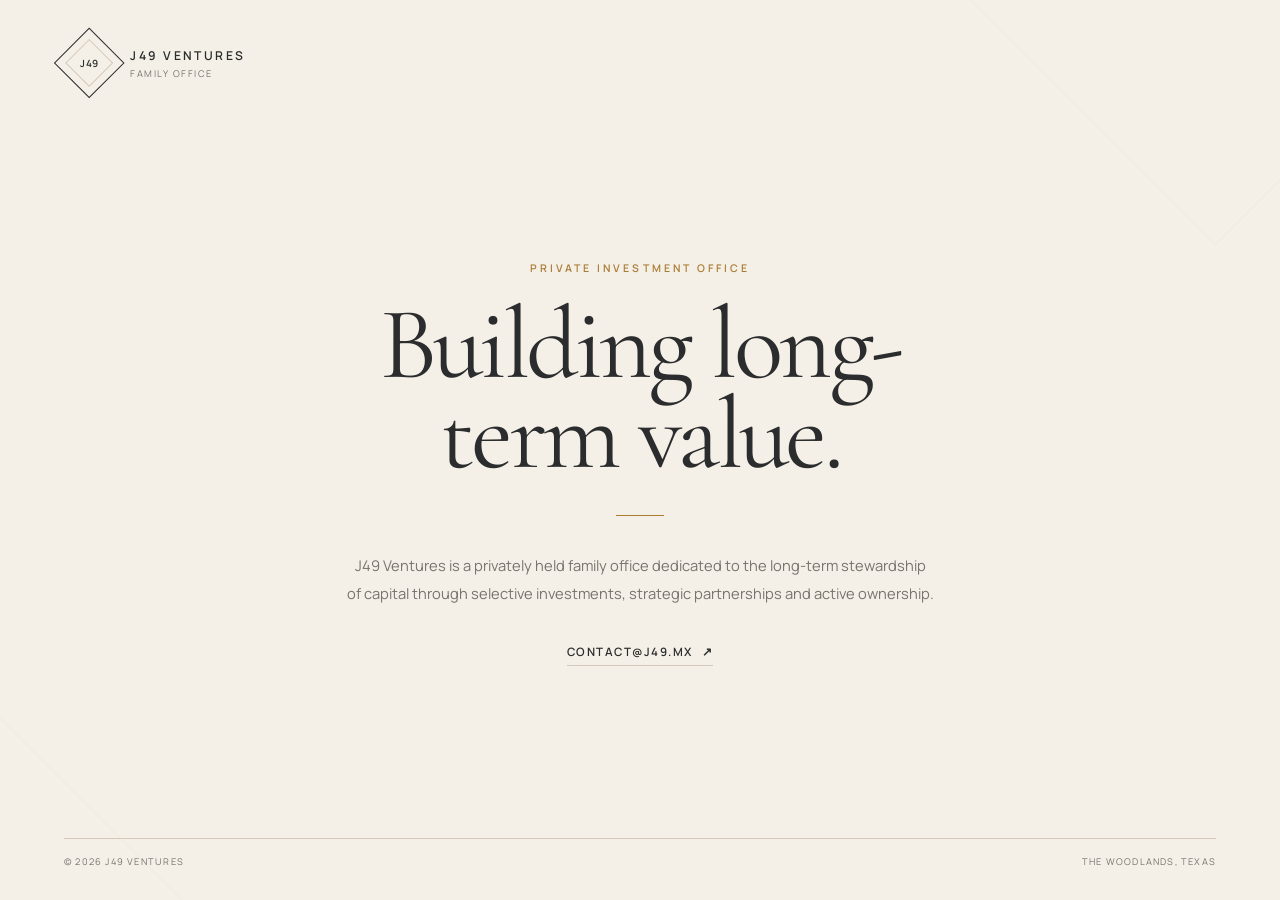
<file: index.html>
<!doctype html>
<html lang="en">
<head>
  <meta charset="utf-8">
  <meta name="viewport" content="width=device-width, initial-scale=1">
  <meta name="description" content="J49 Ventures is a privately held family office focused on long-term value creation.">
  <meta name="theme-color" content="#f5f0e7">
  <title>J49 Ventures</title>

  <!-- J49 favicon -->
  <link rel="icon" href="./assets/favicon/favicon.ico?v=2" sizes="any">
  <link rel="icon" type="image/png" sizes="16x16" href="./assets/favicon/favicon-16x16.png?v=2">
  <link rel="icon" type="image/png" sizes="32x32" href="./assets/favicon/favicon-32x32.png?v=2">
  <link rel="icon" type="image/png" sizes="48x48" href="./assets/favicon/favicon-48x48.png?v=2">
  <link rel="apple-touch-icon" sizes="180x180" href="./assets/favicon/apple-touch-icon.png?v=2">
  <link rel="manifest" href="./assets/favicon/site.webmanifest?v=2">

  <link rel="preconnect" href="https://fonts.googleapis.com">
  <link rel="preconnect" href="https://fonts.gstatic.com" crossorigin>
  <link href="https://fonts.googleapis.com/css2?family=Cormorant+Garamond:wght@400;500&family=Manrope:wght@400;500;600&display=swap" rel="stylesheet">
  <link rel="stylesheet" href="styles.css">
</head>
<body>
  <div class="page-shell">
    <header class="site-header" aria-label="J49 Ventures">
      <a class="brand" href="/" aria-label="J49 Ventures home">
        <span class="brand-mark" aria-hidden="true">
          <span class="brand-mark__inner"><span>J49</span></span>
        </span>
        <span class="brand-copy">
          <span class="brand-name">J49 Ventures</span>
          <span class="brand-type">Family Office</span>
        </span>
      </a>
    </header>

    <main class="hero">
      <div class="hero__content">
        <p class="eyebrow">Private Investment Office</p>
        <h1>Building long-term value.</h1>
        <div class="gold-rule" aria-hidden="true"></div>
        <p class="intro">
          J49 Ventures is a privately held family office dedicated to the
          long-term stewardship of capital through selective investments,
          strategic partnerships and active ownership.
        </p>
        <a class="contact" href="mailto:contact@j49.mx">contact@j49.mx <span aria-hidden="true">↗</span></a>
      </div>
    </main>

    <footer class="site-footer">
      <span>© 2026 J49 Ventures</span>
      <span>The Woodlands, Texas</span>
    </footer>
  </div>
</body>
</html>
</file>
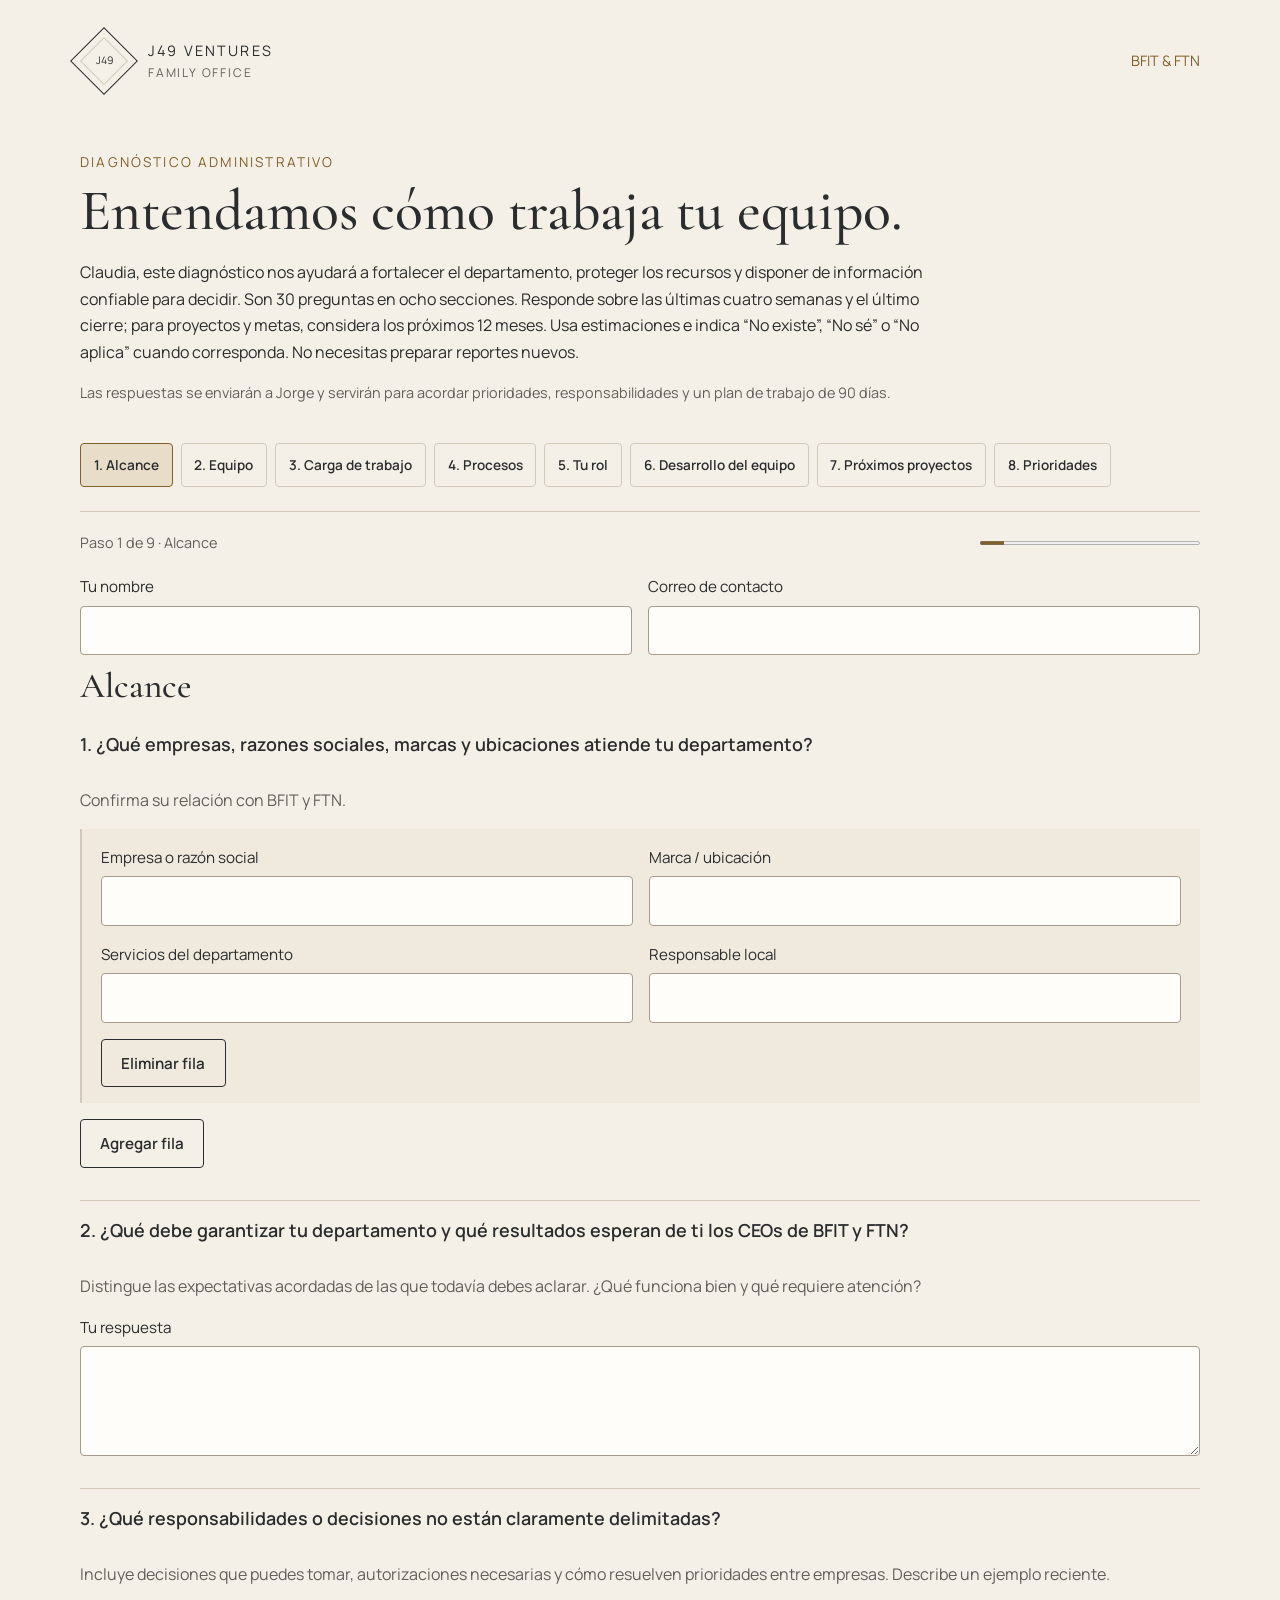
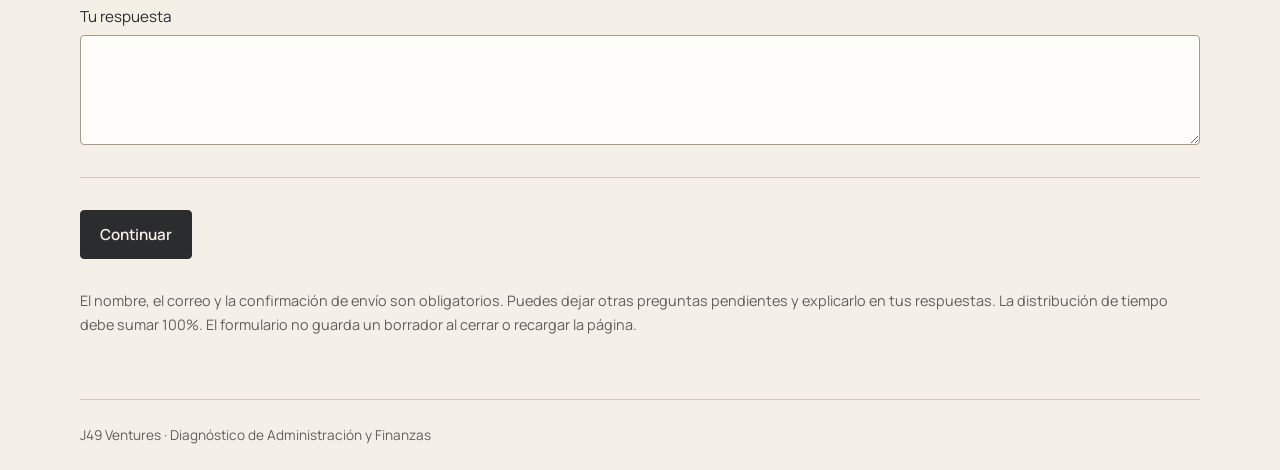
<file: bfit-admin/index.html>
<!doctype html>
<html lang="es"><head><meta charset="utf-8"><meta name="viewport" content="width=device-width,initial-scale=1"><meta name="robots" content="noindex,nofollow,noarchive"><meta name="referrer" content="strict-origin-when-cross-origin"><meta name="theme-color" content="#f5f0e7"><title>Diagnóstico administrativo · BFIT y FTN · J49</title><link rel="icon" href="/assets/favicon/favicon.ico"><link rel="preconnect" href="https://fonts.googleapis.com"><link rel="preconnect" href="https://fonts.gstatic.com" crossorigin><link href="https://fonts.googleapis.com/css2?family=Cormorant+Garamond:wght@400;500&family=Manrope:wght@400;500;600&display=swap" rel="stylesheet"><link rel="stylesheet" href="./form.css"><script src="./config.js" defer></script><script src="./form.js" defer></script></head>
<body><header><a class="brand" href="/" aria-label="J49 Ventures, inicio"><span class="brand-mark" aria-hidden="true"><span class="brand-mark__inner"><span>J49</span></span></span><span><span class="brand-name">J49 Ventures</span><span class="brand-type">Family Office</span></span></a><span class="project">BFIT & FTN</span></header><main><p class="eyebrow">Diagnóstico administrativo</p><h1>Entendamos cómo trabaja tu equipo.</h1><p class="intro">Claudia, este diagnóstico nos ayudará a fortalecer el departamento, proteger los recursos y disponer de información confiable para decidir. Son 30 preguntas en ocho secciones. Responde sobre las últimas cuatro semanas y el último cierre; para proyectos y metas, considera los próximos 12 meses. Usa estimaciones e indica “No existe”, “No sé” o “No aplica” cuando corresponda. No necesitas preparar reportes nuevos.</p><p class="privacy">Las respuestas se enviarán a Jorge y servirán para acordar prioridades, responsabilidades y un plan de trabajo de 90 días.</p><p id="setup" class="notice" hidden>Versión de revisión: el envío aún no está habilitado. No introduzcas información real hasta que se active.</p><noscript>Activa JavaScript para completar este cuestionario.</noscript><div id="app" hidden><nav id="sections" aria-label="Secciones del cuestionario"></nav><div class="progress-row"><span id="step-text"></span><progress id="progress" max="9" value="1" aria-label="Paso actual"></progress></div><form id="questionnaire" novalidate><div id="fields"></div><section id="review" hidden><h2 tabindex="-1">Revisa tus respuestas</h2><p>Verifica la información antes de enviarla. Puedes regresar a cualquier sección para corregirla.</p><div id="answers"></div><label class="check"><input type="checkbox" id="consent"> Confirmo que revisé mis respuestas y deseo enviarlas a Jorge.</label></section><p id="status" role="status" aria-live="polite"></p><div class="actions"><button id="back" type="button" class="secondary">Anterior</button><button id="next" type="button">Continuar</button><button id="send" type="submit" hidden>Enviar respuestas</button></div><p class="hint">El nombre, el correo y la confirmación de envío son obligatorios. Puedes dejar otras preguntas pendientes y explicarlo en tus respuestas. La distribución de tiempo debe sumar 100%. El formulario no guarda un borrador al cerrar o recargar la página.</p></form><section id="success" hidden tabindex="-1"><h2>Respuestas recibidas</h2><p>Gracias. Jorge revisará tus respuestas para preparar la sesión de diagnóstico y acordar las prioridades de los primeros 90 días.</p></section></div></main><footer>J49 Ventures · Diagnóstico de Administración y Finanzas</footer></body></html>
</file>
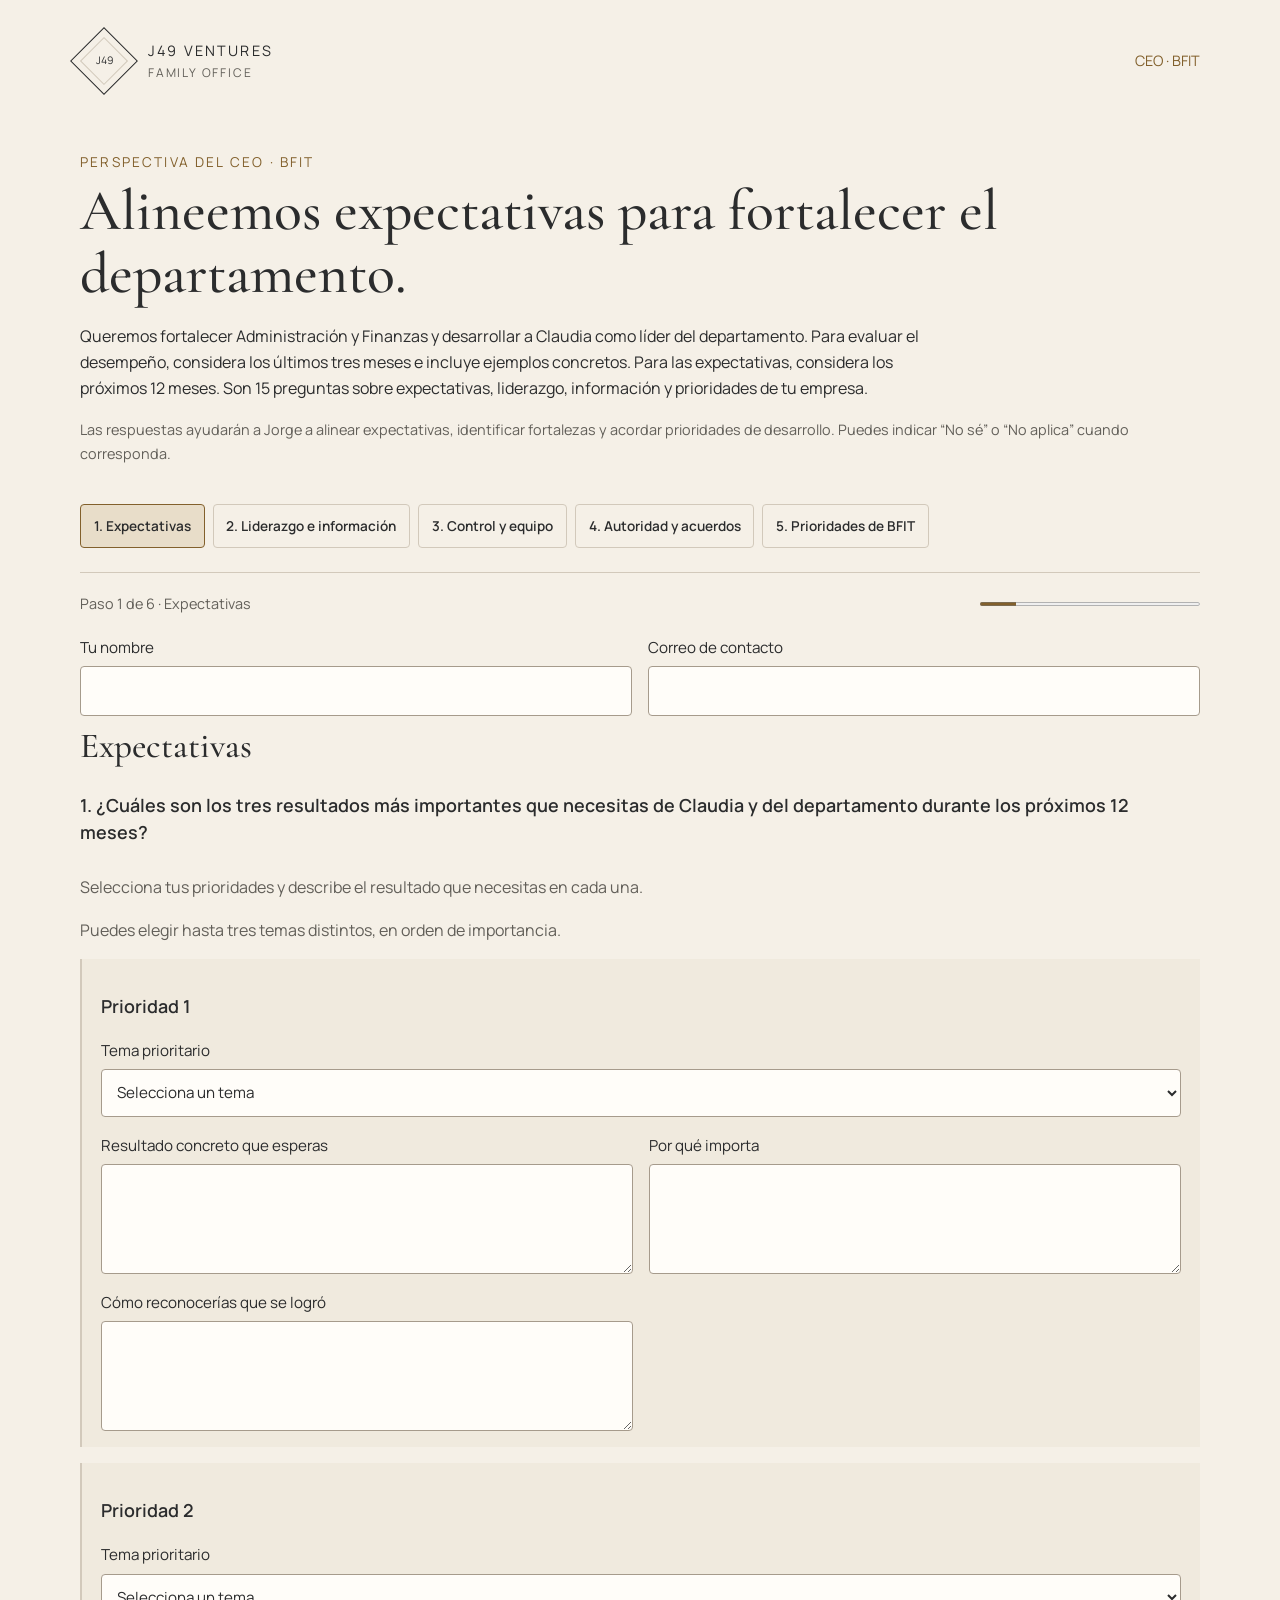
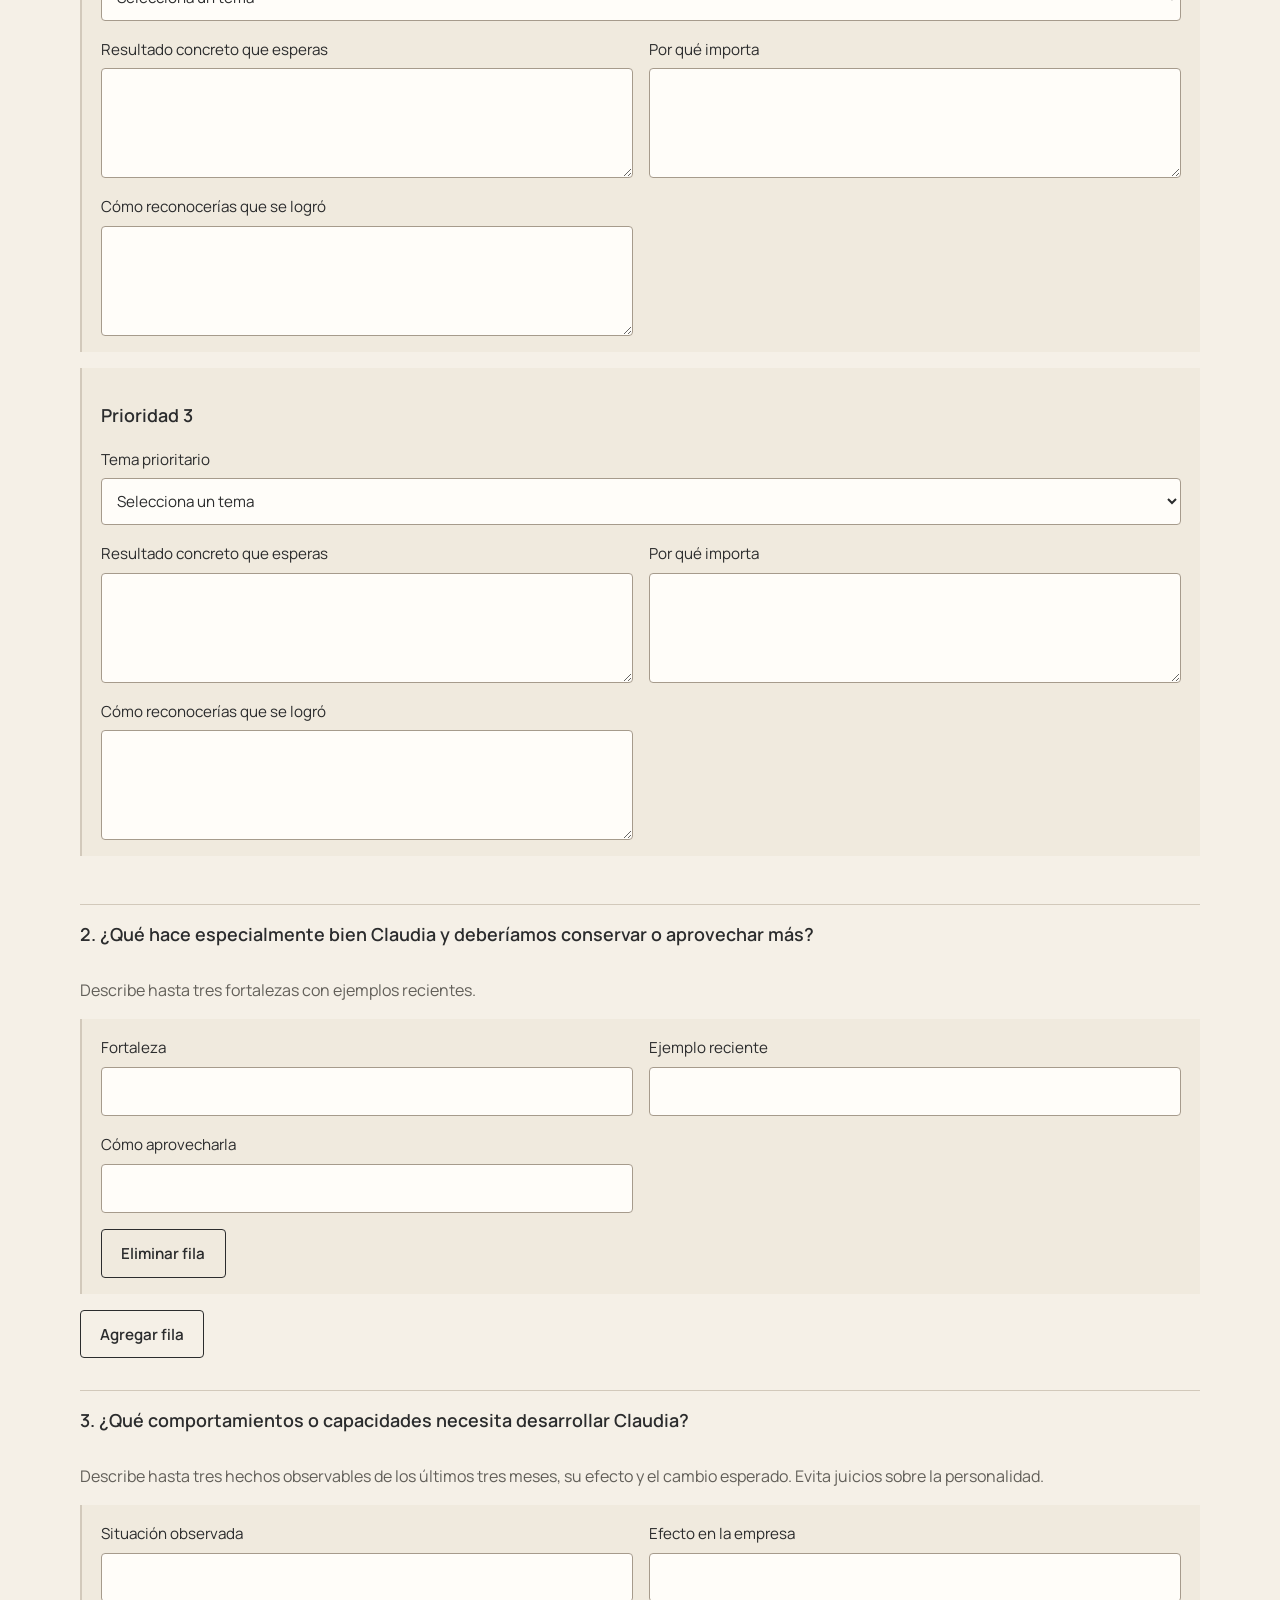
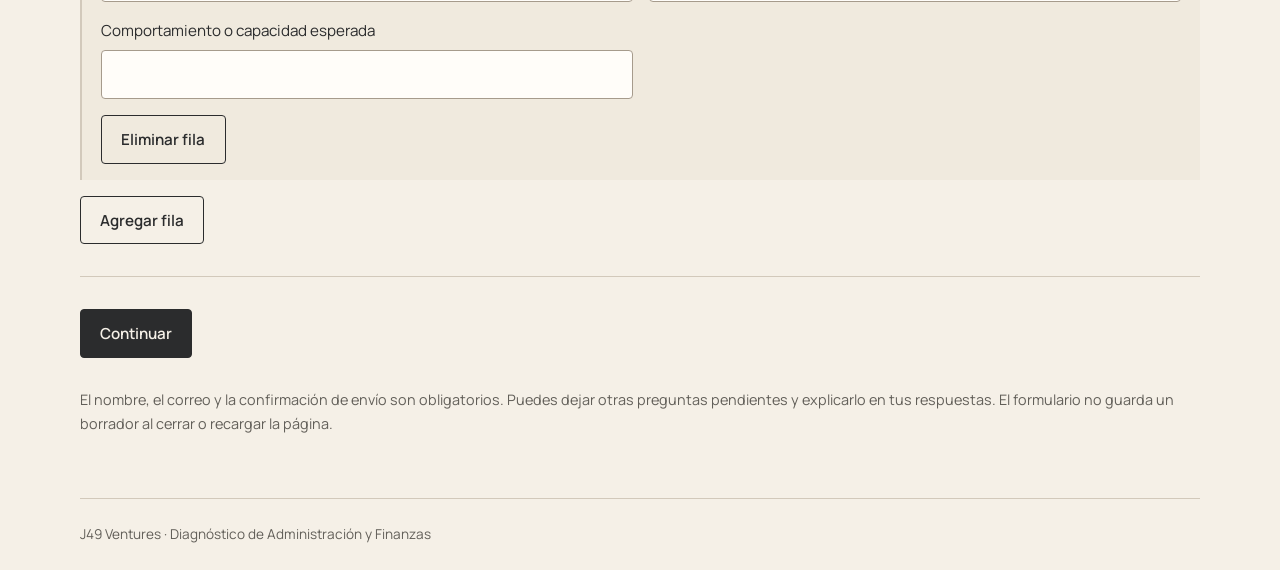
<file: bfit-ceo/index.html>
<!doctype html>
<html lang="es"><head><meta charset="utf-8"><meta name="viewport" content="width=device-width,initial-scale=1"><meta name="robots" content="noindex,nofollow,noarchive"><meta name="referrer" content="strict-origin-when-cross-origin"><meta name="theme-color" content="#f5f0e7"><title>Perspectiva del CEO · BFIT · BFIT · J49</title><link rel="icon" href="/assets/favicon/favicon.ico"><link rel="preconnect" href="https://fonts.googleapis.com"><link rel="preconnect" href="https://fonts.gstatic.com" crossorigin><link href="https://fonts.googleapis.com/css2?family=Cormorant+Garamond:wght@400;500&family=Manrope:wght@400;500;600&display=swap" rel="stylesheet"><link rel="stylesheet" href="./form.css"><script src="./config.js" defer></script><script src="./form.js" defer></script></head>
<body><header><a class="brand" href="/" aria-label="J49 Ventures, inicio"><span class="brand-mark" aria-hidden="true"><span class="brand-mark__inner"><span>J49</span></span></span><span><span class="brand-name">J49 Ventures</span><span class="brand-type">Family Office</span></span></a><span class="project">CEO · BFIT</span></header><main><p class="eyebrow">Perspectiva del CEO · BFIT</p><h1>Alineemos expectativas para fortalecer el departamento.</h1><p class="intro">Queremos fortalecer Administración y Finanzas y desarrollar a Claudia como líder del departamento. Para evaluar el desempeño, considera los últimos tres meses e incluye ejemplos concretos. Para las expectativas, considera los próximos 12 meses. Son 15 preguntas sobre expectativas, liderazgo, información y prioridades de tu empresa.</p><p class="privacy">Las respuestas ayudarán a Jorge a alinear expectativas, identificar fortalezas y acordar prioridades de desarrollo. Puedes indicar “No sé” o “No aplica” cuando corresponda.</p><p id="setup" class="notice" hidden>Versión de revisión: el envío aún no está habilitado. No introduzcas información real hasta que se active.</p><noscript>Activa JavaScript para completar este cuestionario.</noscript><div id="app" hidden><nav id="sections" aria-label="Secciones del cuestionario"></nav><div class="progress-row"><span id="step-text"></span><progress id="progress" max="6" value="1" aria-label="Paso actual"></progress></div><form id="questionnaire" novalidate><div id="fields"></div><section id="review" hidden><h2 tabindex="-1">Revisa tus respuestas</h2><p>Verifica la información antes de enviarla. Puedes regresar a cualquier sección para corregirla.</p><div id="answers"></div><label class="check"><input type="checkbox" id="consent"> Confirmo que revisé mis respuestas y deseo enviarlas a Jorge.</label></section><p id="status" role="status" aria-live="polite"></p><div class="actions"><button id="back" type="button" class="secondary">Anterior</button><button id="next" type="button">Continuar</button><button id="send" type="submit" hidden>Enviar respuestas</button></div><p class="hint">El nombre, el correo y la confirmación de envío son obligatorios. Puedes dejar otras preguntas pendientes y explicarlo en tus respuestas. El formulario no guarda un borrador al cerrar o recargar la página.</p></form><section id="success" hidden tabindex="-1"><h2>Respuestas recibidas</h2><p>Gracias. Jorge revisará tus respuestas para preparar la sesión de diagnóstico y acordar las prioridades de los primeros 90 días.</p></section></div></main><footer>J49 Ventures · Diagnóstico de Administración y Finanzas</footer></body></html>
</file>
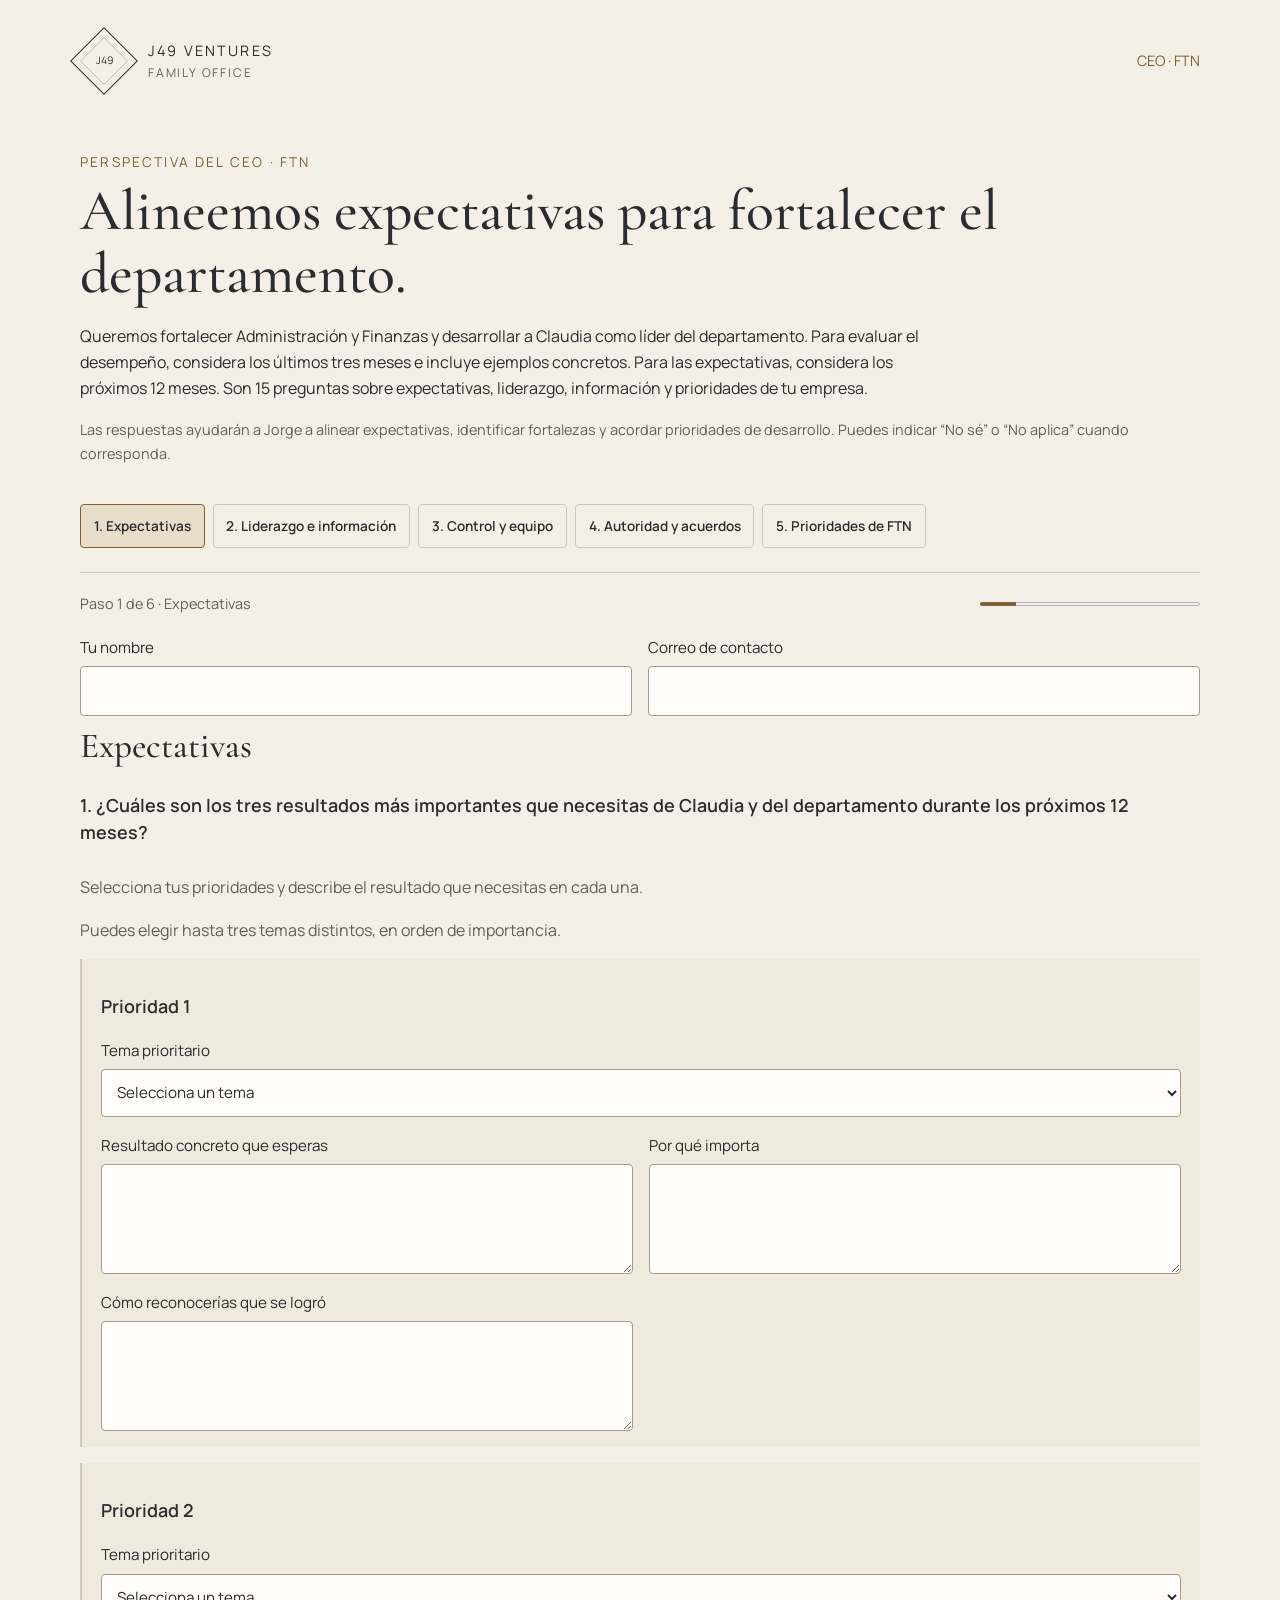
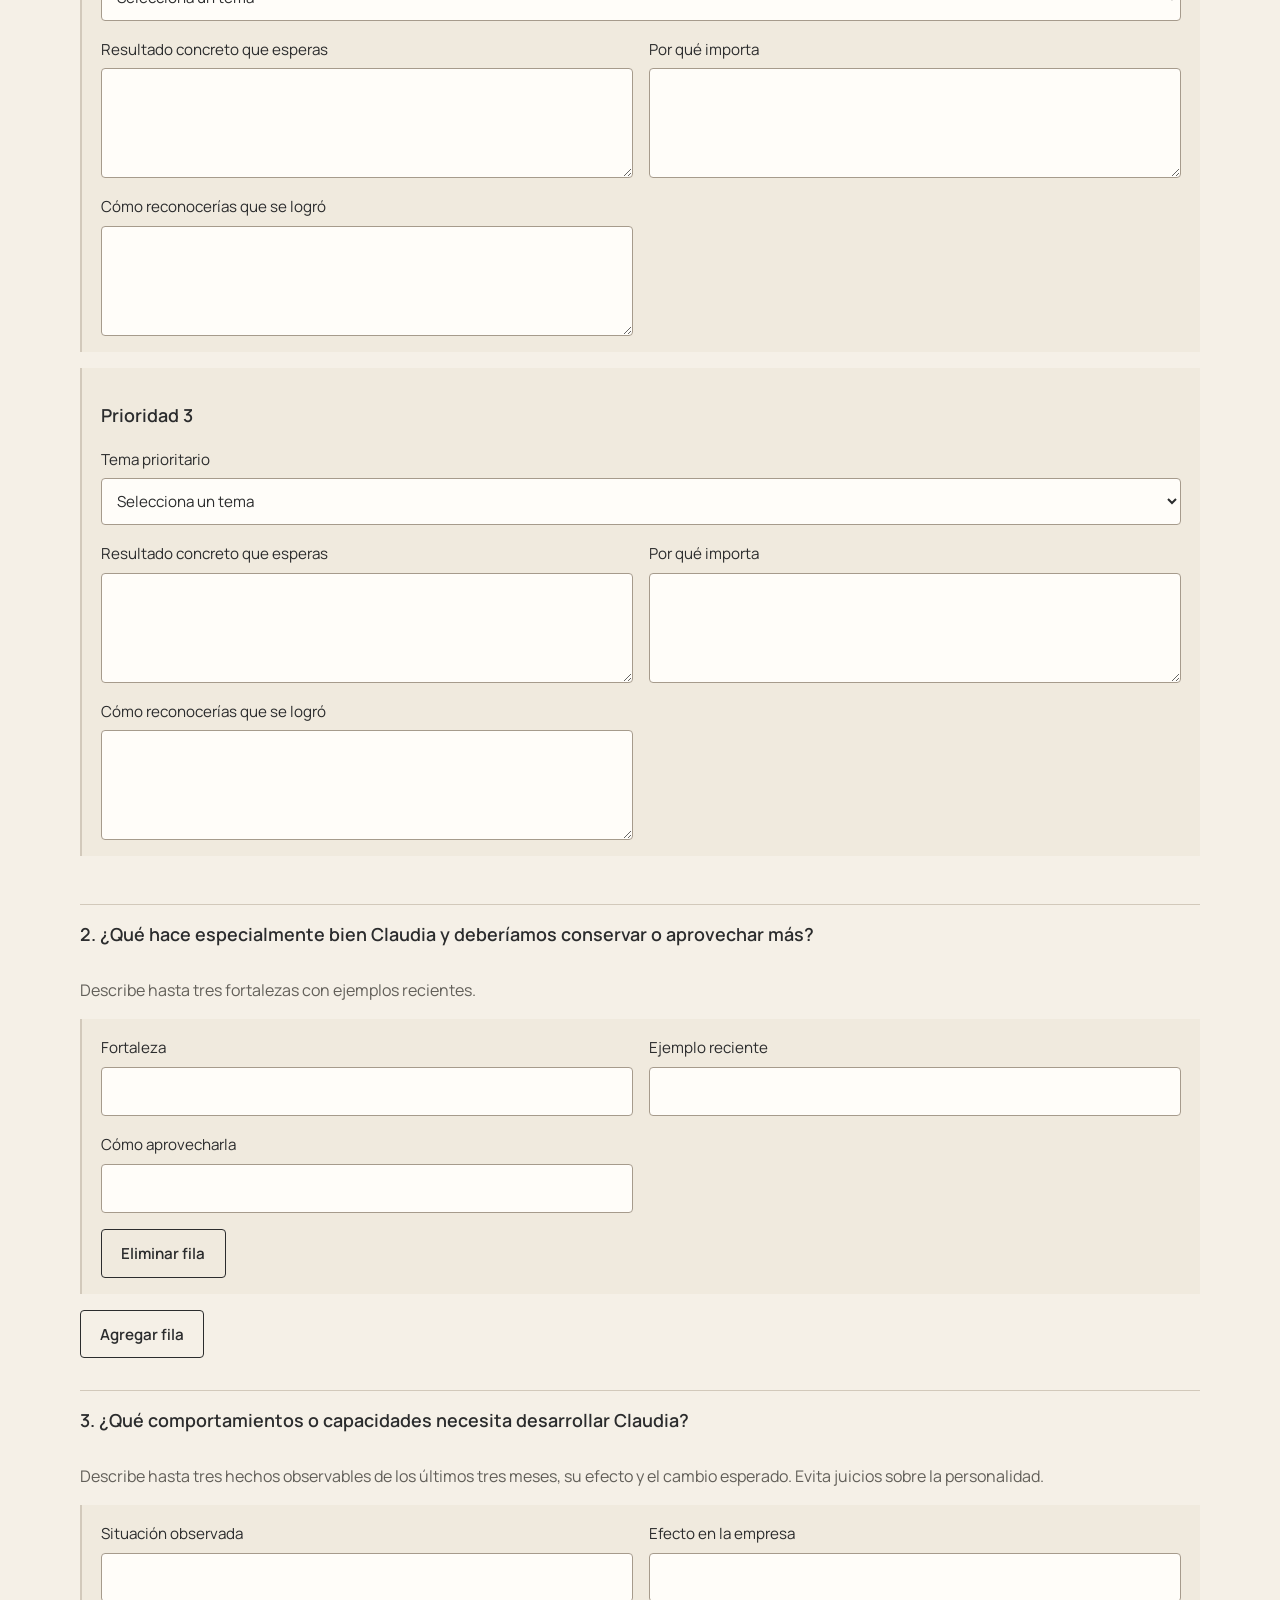
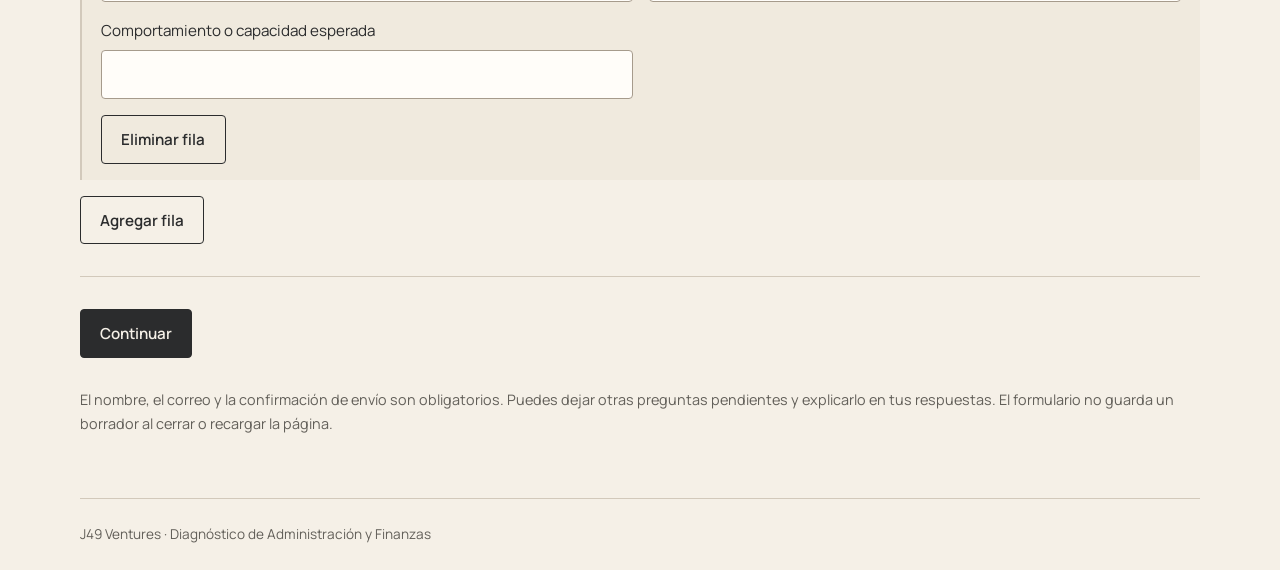
<file: ftn-ceo/index.html>
<!doctype html>
<html lang="es"><head><meta charset="utf-8"><meta name="viewport" content="width=device-width,initial-scale=1"><meta name="robots" content="noindex,nofollow,noarchive"><meta name="referrer" content="strict-origin-when-cross-origin"><meta name="theme-color" content="#f5f0e7"><title>Perspectiva del CEO · FTN · FTN · J49</title><link rel="icon" href="/assets/favicon/favicon.ico"><link rel="preconnect" href="https://fonts.googleapis.com"><link rel="preconnect" href="https://fonts.gstatic.com" crossorigin><link href="https://fonts.googleapis.com/css2?family=Cormorant+Garamond:wght@400;500&family=Manrope:wght@400;500;600&display=swap" rel="stylesheet"><link rel="stylesheet" href="./form.css"><script src="./config.js" defer></script><script src="./form.js" defer></script></head>
<body><header><a class="brand" href="/" aria-label="J49 Ventures, inicio"><span class="brand-mark" aria-hidden="true"><span class="brand-mark__inner"><span>J49</span></span></span><span><span class="brand-name">J49 Ventures</span><span class="brand-type">Family Office</span></span></a><span class="project">CEO · FTN</span></header><main><p class="eyebrow">Perspectiva del CEO · FTN</p><h1>Alineemos expectativas para fortalecer el departamento.</h1><p class="intro">Queremos fortalecer Administración y Finanzas y desarrollar a Claudia como líder del departamento. Para evaluar el desempeño, considera los últimos tres meses e incluye ejemplos concretos. Para las expectativas, considera los próximos 12 meses. Son 15 preguntas sobre expectativas, liderazgo, información y prioridades de tu empresa.</p><p class="privacy">Las respuestas ayudarán a Jorge a alinear expectativas, identificar fortalezas y acordar prioridades de desarrollo. Puedes indicar “No sé” o “No aplica” cuando corresponda.</p><p id="setup" class="notice" hidden>Versión de revisión: el envío aún no está habilitado. No introduzcas información real hasta que se active.</p><noscript>Activa JavaScript para completar este cuestionario.</noscript><div id="app" hidden><nav id="sections" aria-label="Secciones del cuestionario"></nav><div class="progress-row"><span id="step-text"></span><progress id="progress" max="6" value="1" aria-label="Paso actual"></progress></div><form id="questionnaire" novalidate><div id="fields"></div><section id="review" hidden><h2 tabindex="-1">Revisa tus respuestas</h2><p>Verifica la información antes de enviarla. Puedes regresar a cualquier sección para corregirla.</p><div id="answers"></div><label class="check"><input type="checkbox" id="consent"> Confirmo que revisé mis respuestas y deseo enviarlas a Jorge.</label></section><p id="status" role="status" aria-live="polite"></p><div class="actions"><button id="back" type="button" class="secondary">Anterior</button><button id="next" type="button">Continuar</button><button id="send" type="submit" hidden>Enviar respuestas</button></div><p class="hint">El nombre, el correo y la confirmación de envío son obligatorios. Puedes dejar otras preguntas pendientes y explicarlo en tus respuestas. El formulario no guarda un borrador al cerrar o recargar la página.</p></form><section id="success" hidden tabindex="-1"><h2>Respuestas recibidas</h2><p>Gracias. Jorge revisará tus respuestas para preparar la sesión de diagnóstico y acordar las prioridades de los primeros 90 días.</p></section></div></main><footer>J49 Ventures · Diagnóstico de Administración y Finanzas</footer></body></html>
</file>
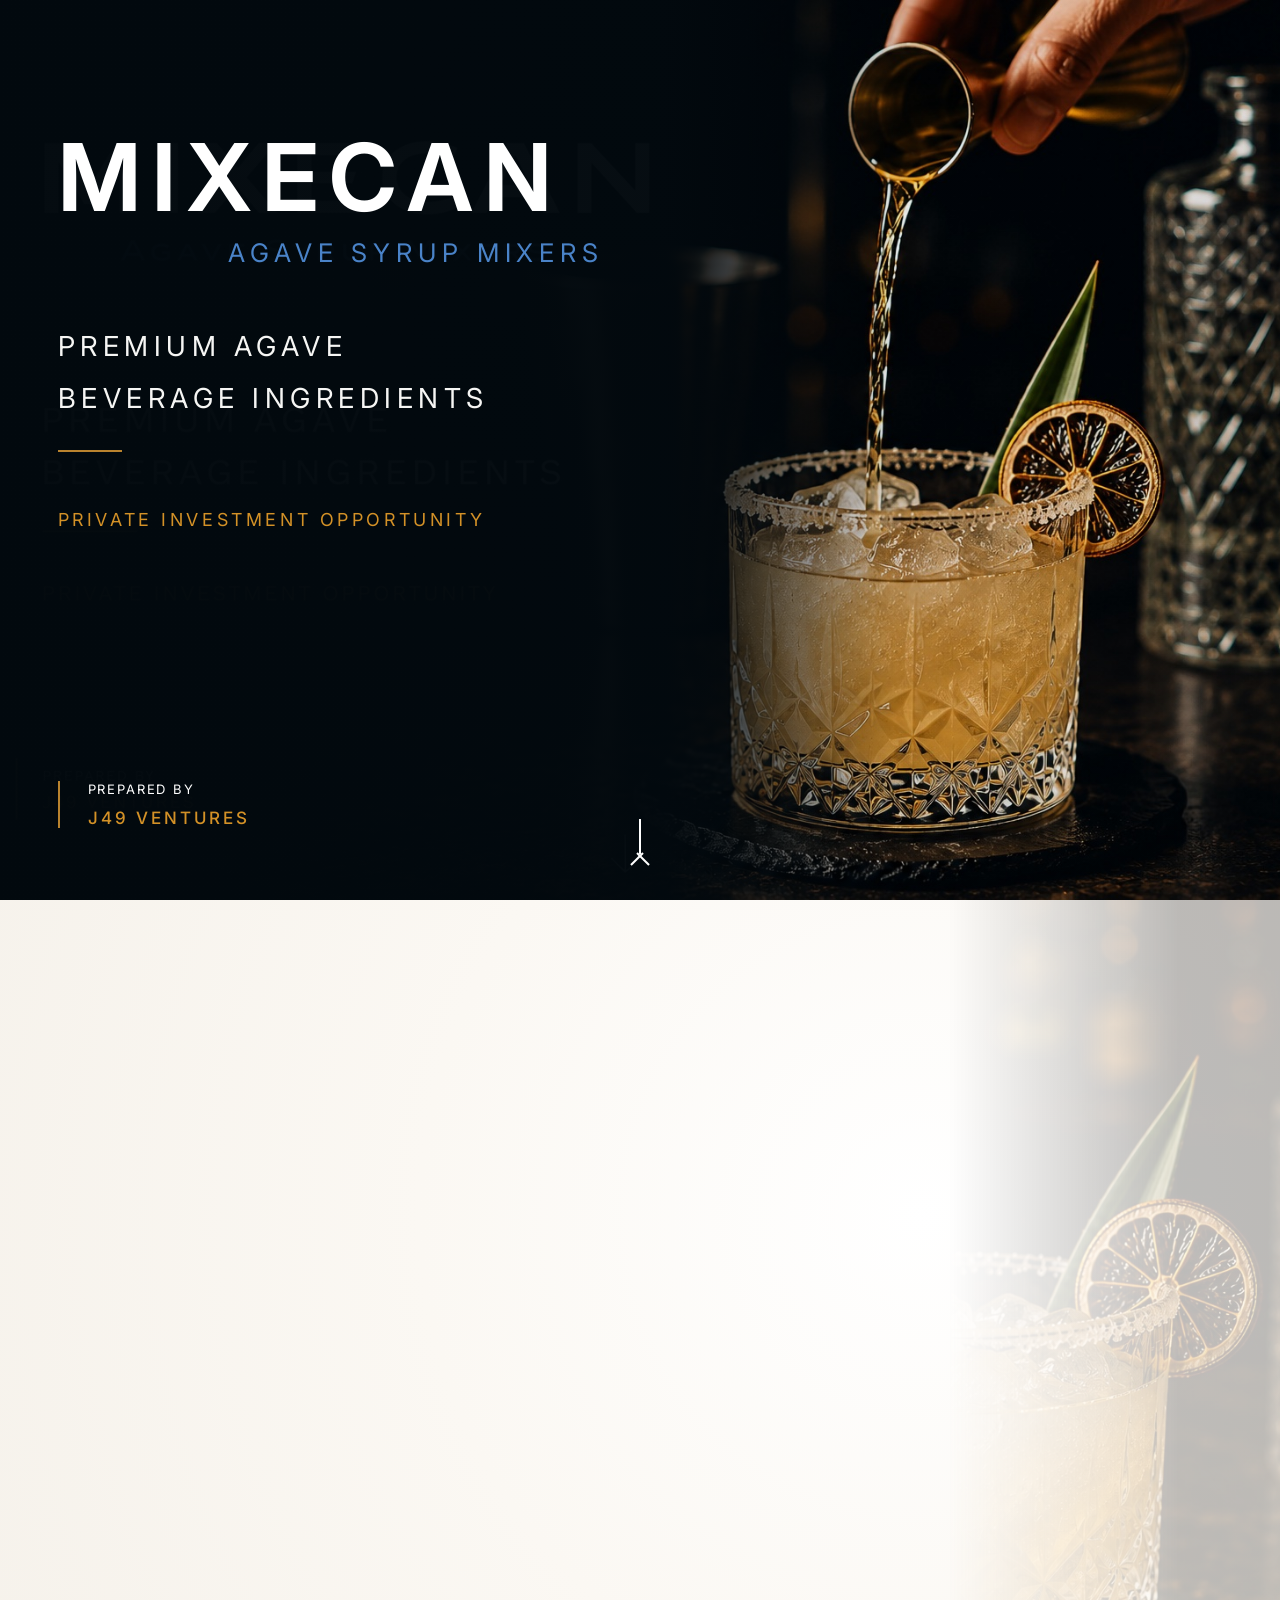
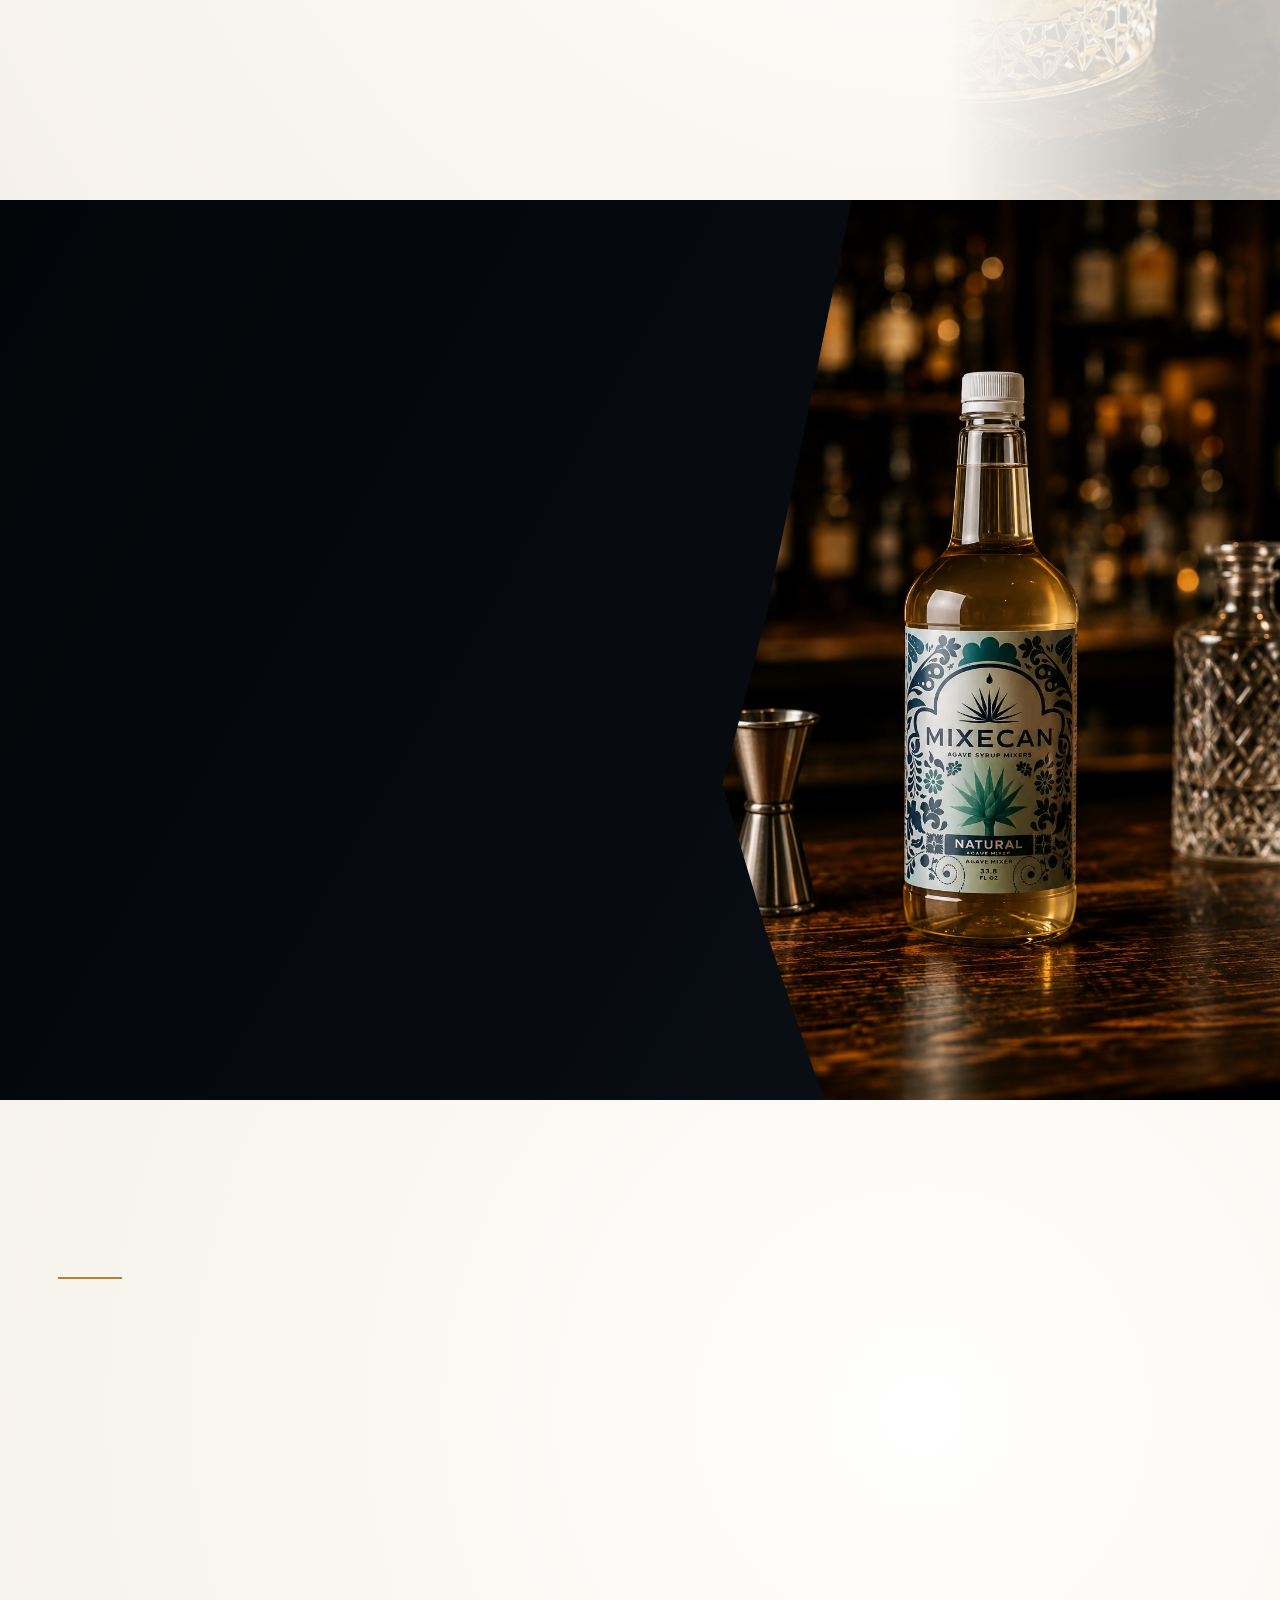
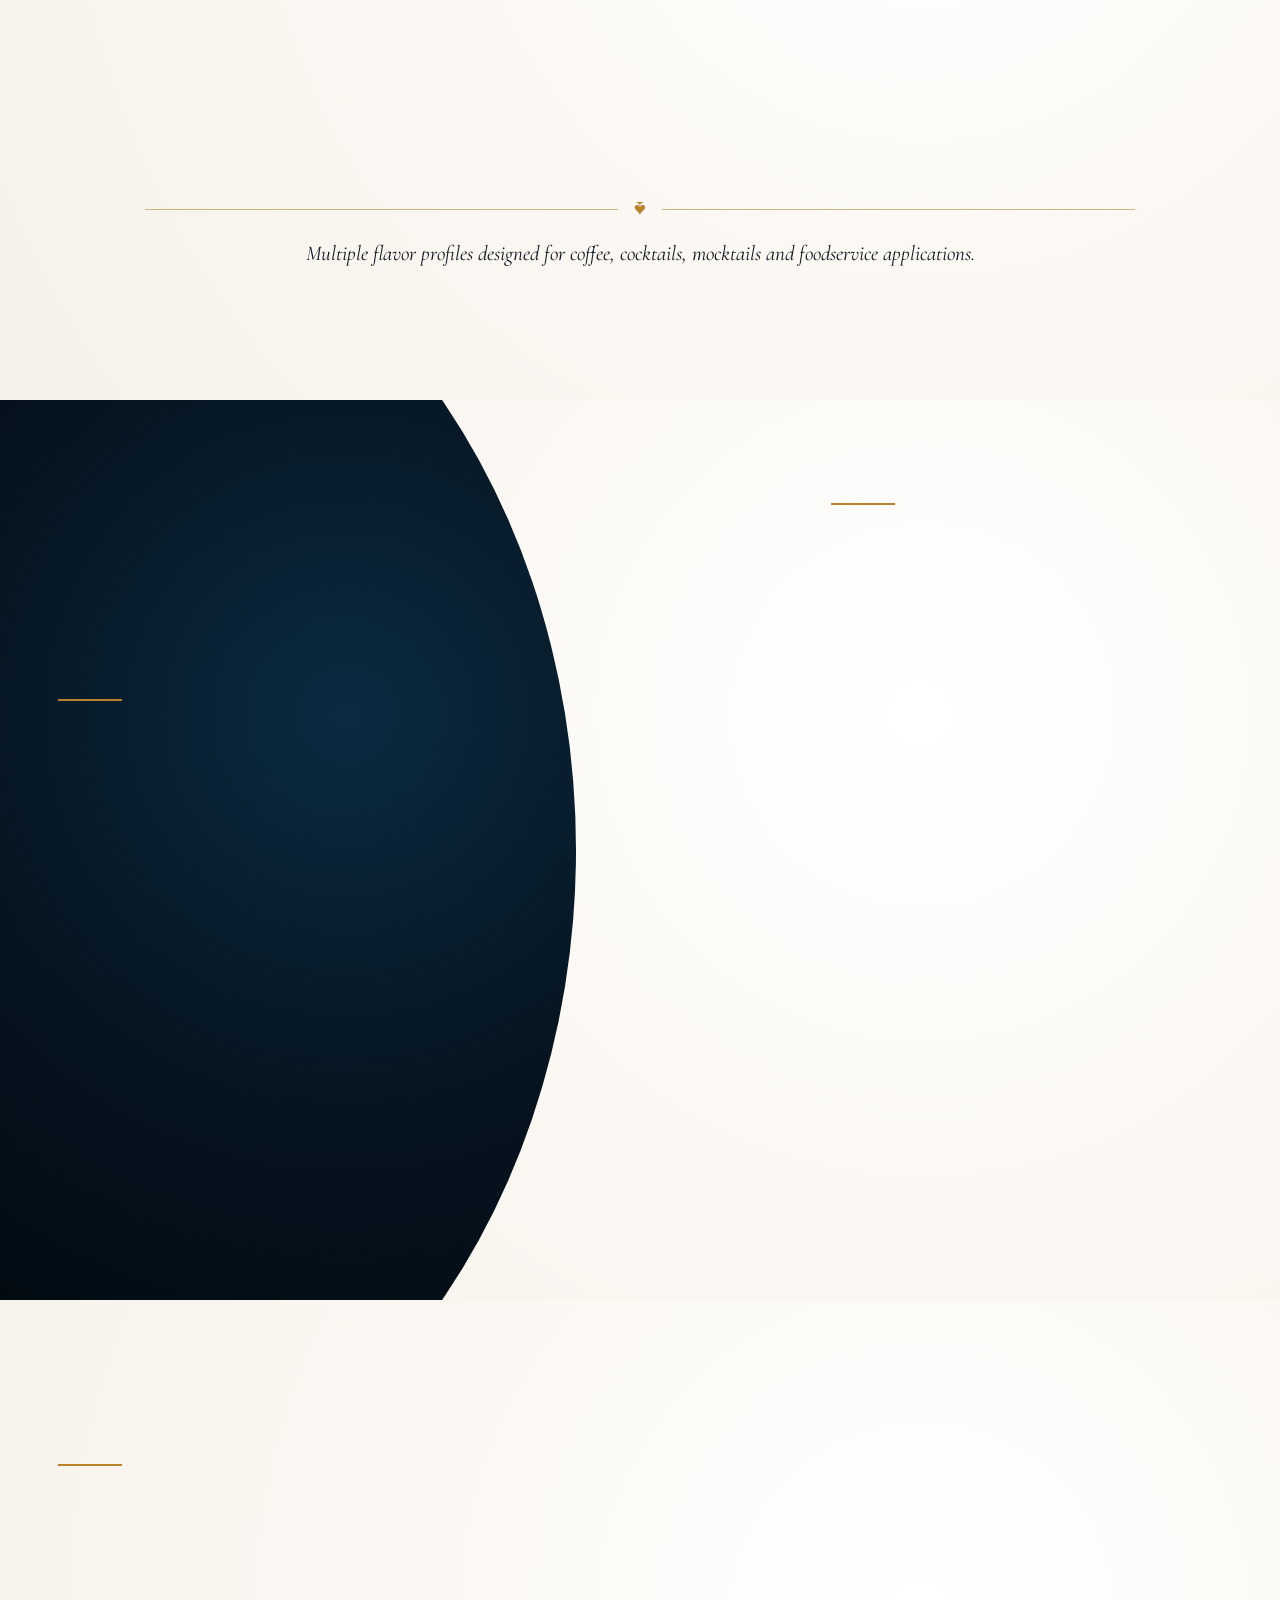
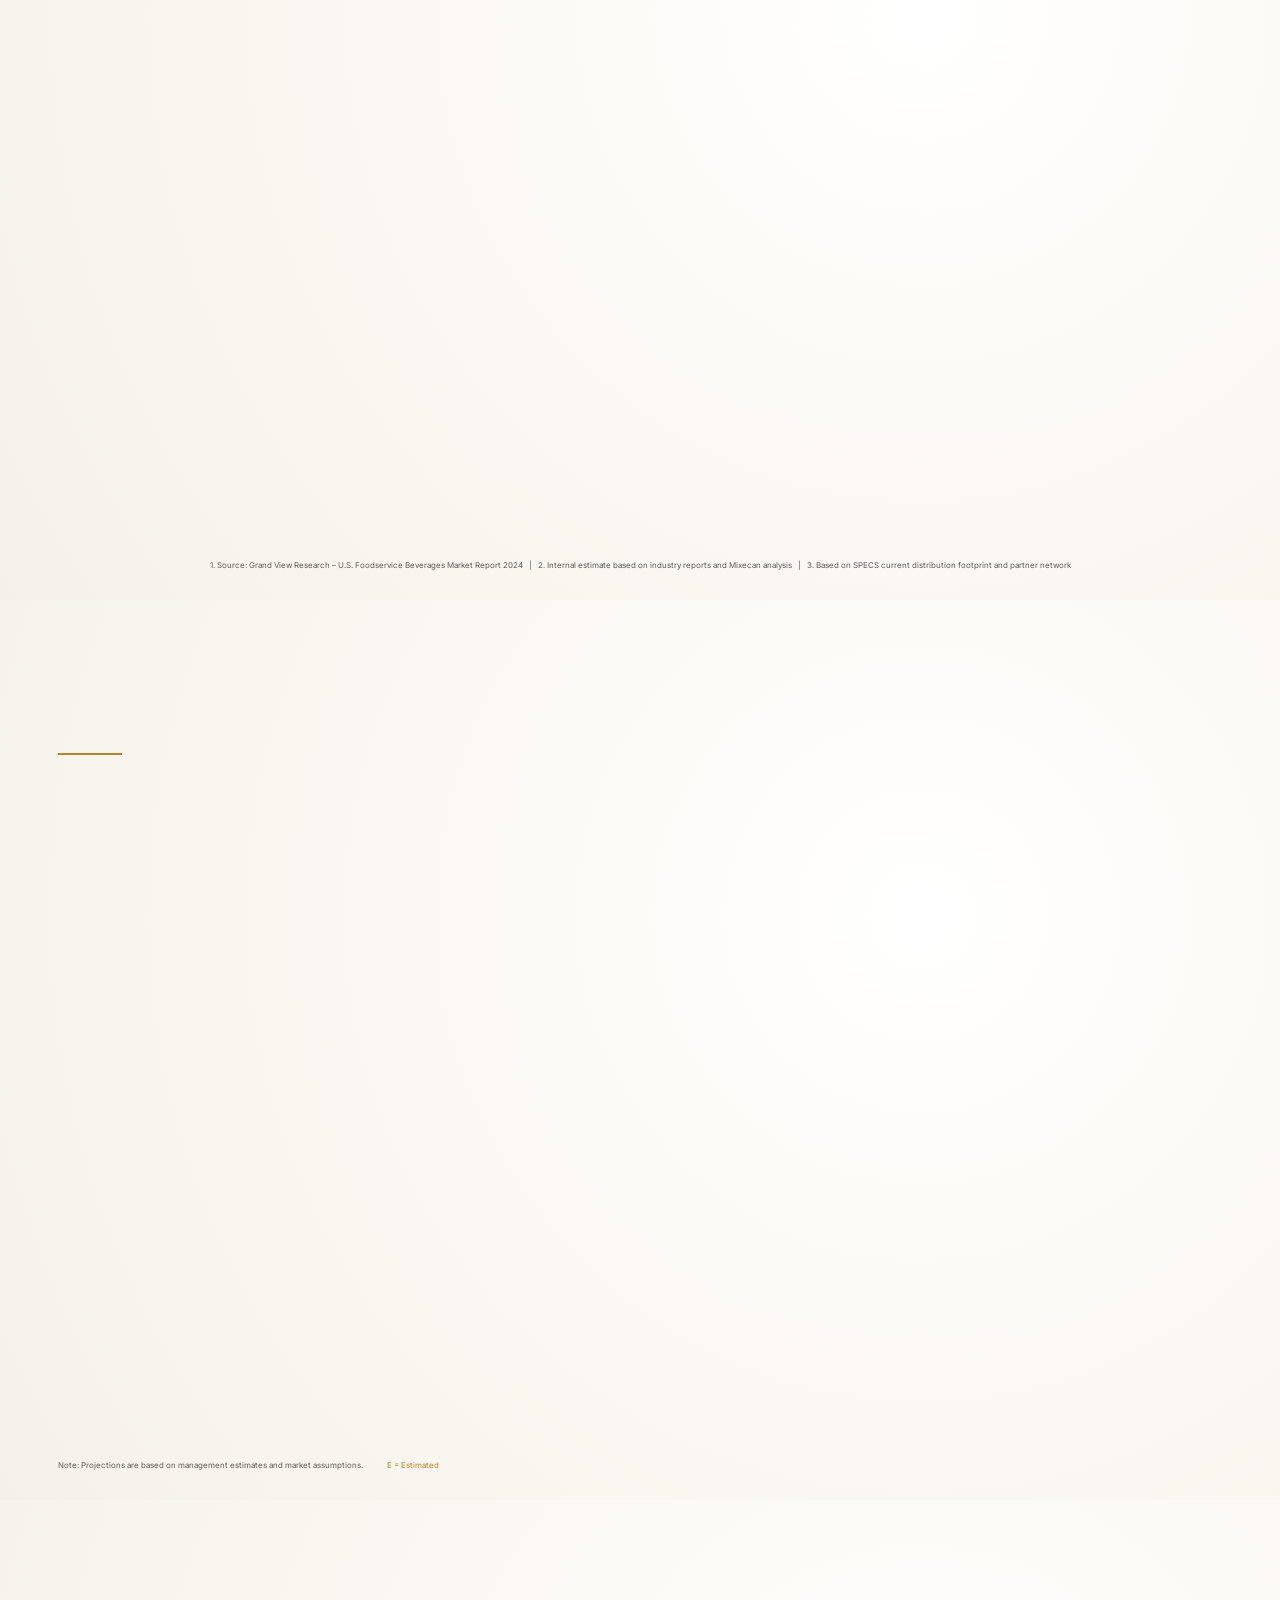
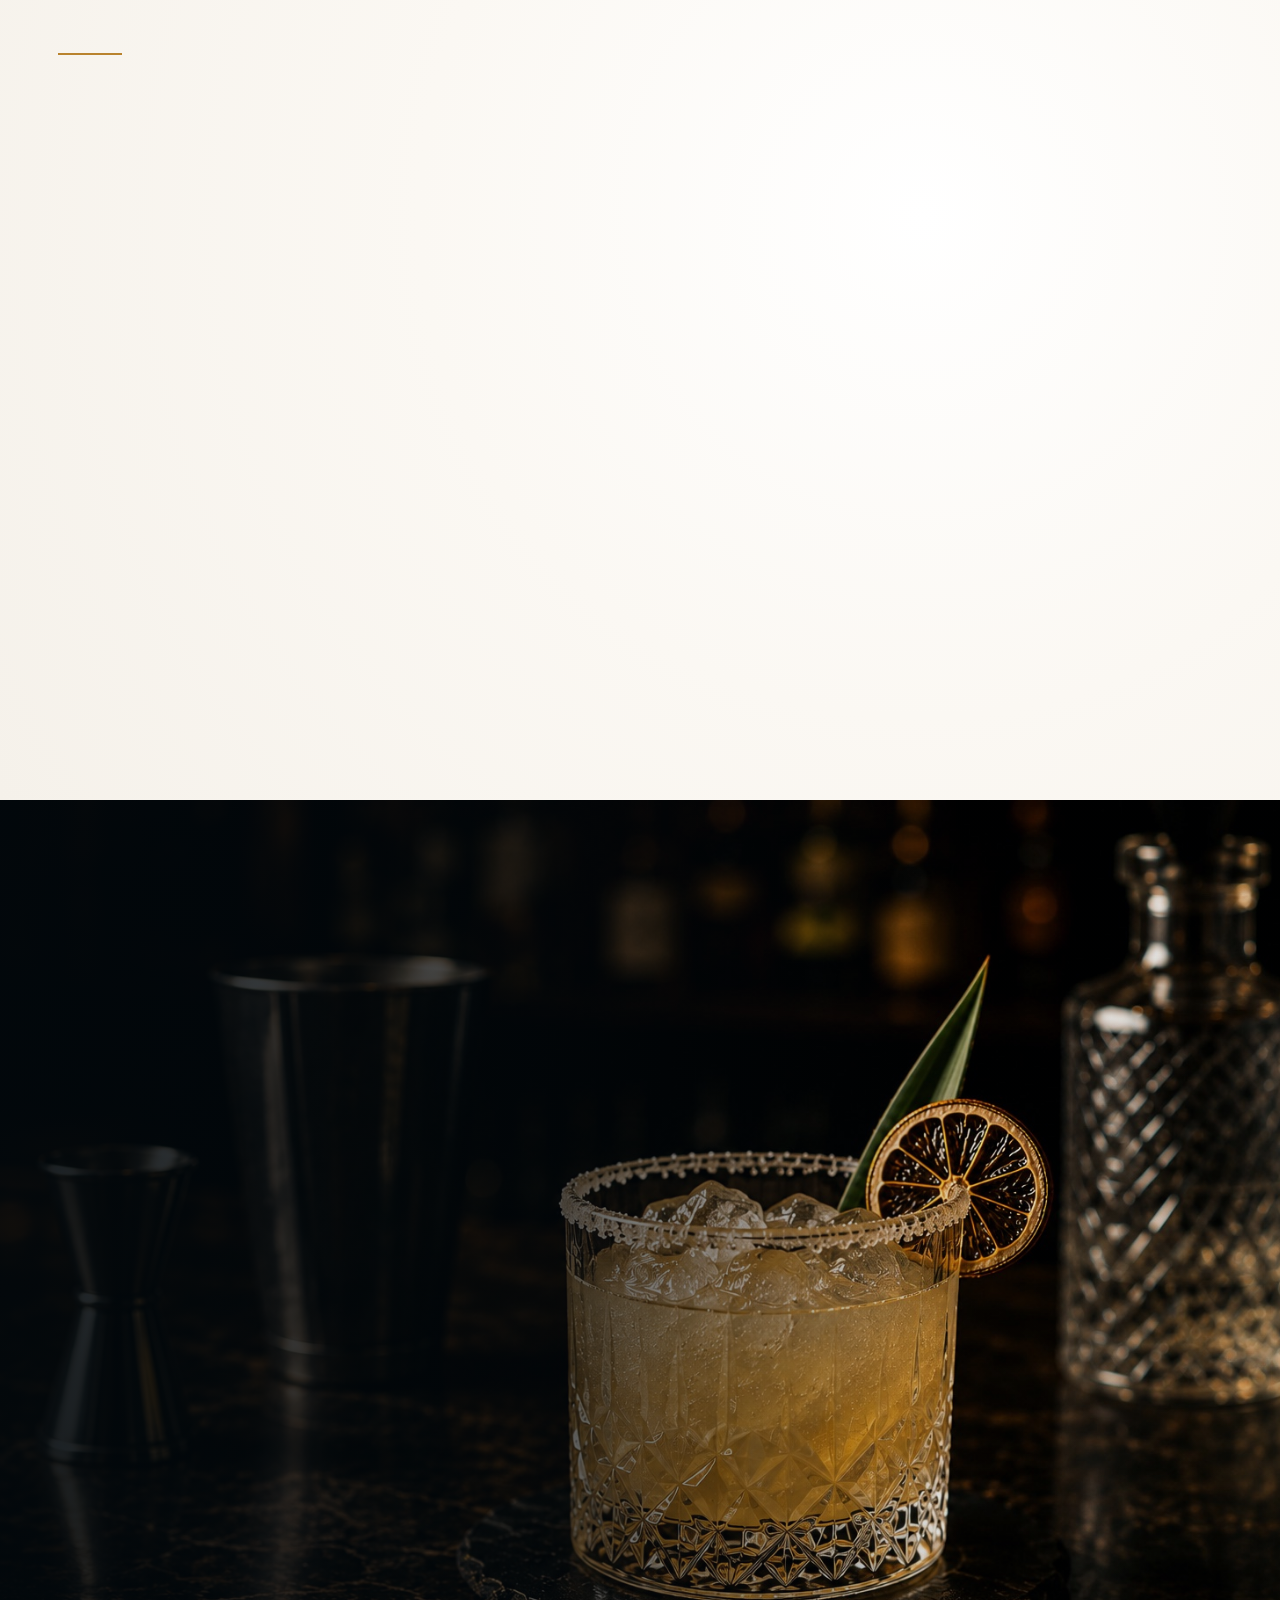
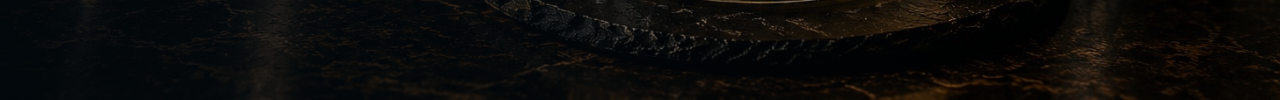
<file: mixecan/index.html>
<!doctype html>
<html lang="en">
<head>
  <meta charset="utf-8">
  <meta name="viewport" content="width=device-width, initial-scale=1">
  <meta name="description" content="Mixecan private investment opportunity — premium agave beverage ingredients.">
  <meta name="theme-color" content="#08131e">
  <title>Mixecan | Private Investment Opportunity</title>
  <link rel="preload" as="image" href="assets/images/hero-reference.jpg">
  <link rel="preconnect" href="https://fonts.googleapis.com">
  <link rel="preconnect" href="https://fonts.gstatic.com" crossorigin>
  <link href="https://fonts.googleapis.com/css2?family=Cormorant+Garamond:ital,wght@0,400;0,500;1,400&amp;family=Inter:wght@300;400;500;600;700&amp;display=swap" rel="stylesheet">
  <link rel="stylesheet" href="styles/main.css">
  <link rel="stylesheet" href="styles/responsive.css">
  <script src="js/main.js" defer></script>
</head>
<body>
  <main class="deck" id="deck">
    <!-- 01 / Cover -->
    <section class="slide slide--hero slide--dark" id="slide-1" data-slide="01" aria-labelledby="hero-title">
      <div class="hero-shade" aria-hidden="true"></div>
      <div class="canvas hero-layout">
        <header class="hero-brand reveal">
          <h1 class="wordmark" id="hero-title">MIXECAN</h1>
          <p class="wordmark-sub">Agave Syrup Mixers</p>
        </header>
        <div class="hero-copy reveal reveal--delay-1">
          <p>Premium Agave</p>
          <p>Beverage Ingredients</p>
          <i class="gold-rule"></i>
          <p class="eyebrow">Private Investment Opportunity</p>
        </div>
        <footer class="hero-footer reveal reveal--delay-2">
          <span>Prepared by</span>
          <strong>J49 Ventures</strong>
        </footer>
        <a class="scroll-cue" href="#slide-2" aria-label="Continue to investment opportunity">
          <span></span>
        </a>
      </div>
    </section>

    <!-- 02 / Investment opportunity -->
    <section class="slide slide--light opportunity" id="slide-2" data-slide="02" aria-labelledby="opportunity-title">
      <div class="opportunity-glass" aria-hidden="true"></div>
      <div class="canvas">
        <header class="opportunity-brand reveal">
          <h2 class="wordmark wordmark--navy">MIXECAN</h2>
          <p class="wordmark-sub">Agave Syrup Mixers</p>
        </header>
        <p class="section-kicker section-kicker--center reveal" id="opportunity-title">Investment Opportunity</p>

        <div class="metric-row reveal reveal--delay-1">
          <article class="metric">
            <svg class="icon"><use href="assets/icons/icon-sprite.svg#icon-dollar"></use></svg>
            <strong class="counter" data-value="150" data-prefix="$" data-suffix="K">$150K</strong>
            <i></i><h3>Capital Raise</h3><p>Total Amount</p>
          </article>
          <article class="metric">
            <svg class="icon"><use href="assets/icons/icon-sprite.svg#icon-pie"></use></svg>
            <strong class="counter" data-value="5" data-decimals="1" data-suffix="%">5.0%</strong>
            <i></i><h3>Equity Offered</h3><p>Fully Diluted</p>
          </article>
          <article class="metric">
            <svg class="icon"><use href="assets/icons/icon-sprite.svg#icon-chart"></use></svg>
            <strong class="counter" data-value="3" data-decimals="1" data-prefix="$" data-suffix="M">$3.0M</strong>
            <i></i><h3>Implied Valuation</h3><p>Post-Money</p>
          </article>
          <article class="metric">
            <svg class="icon"><use href="assets/icons/icon-sprite.svg#icon-calendar"></use></svg>
            <strong class="counter" data-value="2025">2025</strong>
            <i></i><h3>Founded</h3><p>Product Launch</p>
          </article>
        </div>

        <div class="deck-divider reveal"><span>♠</span></div>
        <p class="opportunity-thesis reveal">Building the leading premium agave beverage<br>ingredient platform for the U.S. foodservice market.</p>

        <div class="proof-row reveal">
          <article><svg class="icon"><use href="assets/icons/icon-sprite.svg#icon-pin"></use></svg><div><b>Headquartered in Texas</b><span>Strategically positioned<br>for U.S. expansion</span></div></article>
          <article><svg class="icon"><use href="assets/icons/icon-sprite.svg#icon-handshake"></use></svg><div><b>Exclusive Distribution Partner</b><span>Aligned growth with<br>SPECS and its network</span></div></article>
          <article><svg class="icon"><use href="assets/icons/icon-sprite.svg#icon-bottle"></use></svg><div><b>Premium Product Portfolio</b><span>High-quality agave<br>beverage ingredients</span></div></article>
          <article><svg class="icon"><use href="assets/icons/icon-sprite.svg#icon-chart"></use></svg><div><b>High-Growth Opportunity</b><span>Attractive margins in a<br>large, underpenetrated market</span></div></article>
        </div>
      </div>
    </section>

    <!-- 03 / Company overview -->
    <section class="slide slide--dark company" id="slide-3" data-slide="03" aria-labelledby="company-title">
      <div class="company-photo" role="img" aria-label="Mixecan natural agave mixer bottle in a premium bar setting"></div>
      <div class="company-swoop" aria-hidden="true"></div>
      <div class="canvas company-layout">
        <p class="slide-label reveal">03 <span></span> Company Overview</p>
        <header class="company-brand reveal">
          <h2 class="wordmark" id="company-title">MIXECAN</h2>
          <p class="wordmark-sub">Agave Syrup Mixers</p>
        </header>
        <div class="company-copy reveal reveal--delay-1">
          <i class="gold-rule"></i>
          <p class="company-lead">We create premium agave<br>beverage ingredients for the<br>U.S. foodservice market.</p>
          <p class="company-body">Mixecan manufactures and imports high-quality agave syrups<br>and beverage ingredients that help bars, restaurants and<br>hospitality brands craft exceptional drinks with<br>authentic flavor and consistency.</p>
        </div>
        <div class="company-pillars reveal reveal--delay-2">
          <article><svg class="icon"><use href="assets/icons/icon-sprite.svg#icon-agave"></use></svg><b>Premium Quality</b><p>Made with blue agave and carefully selected natural ingredients.</p></article>
          <article><svg class="icon"><use href="assets/icons/icon-sprite.svg#icon-mixer"></use></svg><b>Crafted for Mixology</b><p>Designed for bartenders and chefs who demand flavor, balance and performance.</p></article>
          <article><svg class="icon"><use href="assets/icons/icon-sprite.svg#icon-shield"></use></svg><b>Consistent &amp; Reliable</b><p>Quality you can count on, batch after batch, nationwide supply.</p></article>
          <article><svg class="icon"><use href="assets/icons/icon-sprite.svg#icon-usa"></use></svg><b>Focused on Foodservice</b><p>Our exclusive focus is the U.S. foodservice channel through distribution partners.</p></article>
        </div>
      </div>
    </section>

    <!-- 04 / Product portfolio -->
    <section class="slide slide--light portfolio" id="slide-4" data-slide="04" aria-labelledby="portfolio-title">
      <div class="canvas">
        <p class="slide-label reveal">04 <span></span> Product Portfolio</p>
        <h2 class="slide-title reveal" id="portfolio-title">Product Portfolio</h2>
        <i class="gold-rule"></i>
        <div class="portfolio-image reveal reveal--delay-1" role="img" aria-label="Natural, hazelnut and jalapeño Mixecan agave mixer bottles"></div>
        <div class="flavor-row reveal reveal--delay-2" aria-label="Product flavors"><span>Natural</span><span>Hazelnut</span><span>Jalapeño</span></div>
        <div class="deck-divider"><span>♠</span></div>
        <p class="portfolio-note">Multiple flavor profiles designed for coffee, cocktails, mocktails and foodservice applications.</p>
      </div>
    </section>

    <!-- 05 / Who we are and what we do -->
    <section class="slide slide--light identity" id="slide-5" data-slide="05" aria-labelledby="identity-title">
      <div class="identity-dark" aria-hidden="true"></div>
      <div class="canvas identity-grid">
        <div class="identity-copy">
          <p class="slide-label reveal">05 <span></span> Who We Are &amp; What We Do</p>
          <h2 class="slide-title slide-title--white reveal" id="identity-title">Who We Are &amp;<br>What We Do</h2>
          <i class="gold-rule"></i>
          <p class="identity-intro reveal">Mixecan is a specialized manufacturer<br>and importer of premium agave syrup<br>mixers and beverage ingredients for the<br>U.S. foodservice market.</p>
          <div class="identity-list reveal reveal--delay-1">
            <article><svg class="icon"><use href="assets/icons/icon-sprite.svg#icon-agave"></use></svg><div><b>Premium Ingredients</b><p>High-quality, natural flavored agave products crafted for exceptional taste and consistency.</p></div></article>
            <article><svg class="icon"><use href="assets/icons/icon-sprite.svg#icon-factory"></use></svg><div><b>Manufacturing &amp; Sourcing</b><p>Expert manufacturing and strategic importing to ensure reliable supply and quality.</p></div></article>
            <article><svg class="icon"><use href="assets/icons/icon-sprite.svg#icon-truck"></use></svg><div><b>Distribution Focus</b><p>Exclusive distribution partner SPECS and a strong network of foodservice partners.</p></div></article>
            <article><svg class="icon"><use href="assets/icons/icon-sprite.svg#icon-chart"></use></svg><div><b>Market Expertise</b><p>Deep understanding of the U.S. foodservice channel and category growth drivers.</p></div></article>
          </div>
        </div>
        <div class="identity-market">
          <h3 class="reveal">Serving the U.S. Foodservice Market</h3>
          <i class="gold-rule"></i>
          <div class="market-top reveal reveal--delay-1">
            <img src="assets/images/us-market-map.jpg" alt="Map of the United States highlighting Texas" loading="lazy">
          </div>
        </div>
      </div>
    </section>

    <!-- 06 / Market opportunity. The funnel is real SVG, not a raster chart. -->
    <section class="slide slide--light market" id="slide-6" data-slide="06" aria-labelledby="market-title">
      <div class="canvas">
        <p class="slide-label reveal">06 <span></span> Market Opportunity</p>
        <h2 class="slide-title reveal" id="market-title">Market Opportunity</h2>
        <i class="gold-rule"></i>
        <p class="slide-subtitle reveal">A focused strategy to capture a meaningful share of a large and attractive market.</p>
        <div class="market-layout">
          <div class="funnel-labels reveal">
            <article><b>Total Addressable<br>Market (TAM)</b><p>The total U.S. beverage<br>ingredients market.</p></article>
            <article><b>Serviceable Available<br>Market (SAM)</b><p>Foodservice channel for<br>beverage mixers.</p></article>
            <article><b>Serviceable Obtainable<br>Market (SOM)</b><p>SPECS distribution footprint<br>across Texas and surrounding markets.</p></article>
            <article><b>Target Market Share<br>(5-Year Goal)</b><p>Realistic and achievable<br>penetration within our footprint.</p></article>
            <article><b>Revenue Potential<br>(5-Year Outlook)</b><p>Annual revenue potential<br>at target market share.</p></article>
          </div>
          <div class="funnel-wrap reveal reveal--delay-1">
            <svg class="funnel" viewBox="0 0 700 600" role="img" aria-labelledby="funnel-title funnel-desc">
              <title id="funnel-title">Mixecan market opportunity funnel</title>
              <desc id="funnel-desc">A five-stage funnel from a 4.2 billion dollar total market to 2.1 million dollars annual revenue potential.</desc>
              <defs><linearGradient id="funnelGold" x1="0" x2="1"><stop stop-color="#f6ecda"/><stop offset="1" stop-color="#ead5b0"/></linearGradient><linearGradient id="funnelDeepGold" x1="0" x2="1"><stop stop-color="#dec18c"/><stop offset="1" stop-color="#c79b50"/></linearGradient><linearGradient id="funnelNavy" x1="0" x2="1"><stop stop-color="#071525"/><stop offset="1" stop-color="#0d315a"/></linearGradient></defs>
              <polygon points="15,10 685,10 650,125 50,125" fill="url(#funnelGold)"/>
              <polygon points="55,135 645,135 610,250 90,250" fill="url(#funnelGold)"/>
              <polygon points="95,260 605,260 570,375 130,375" fill="#e3c89b"/>
              <polygon points="135,385 565,385 530,490 170,490" fill="url(#funnelDeepGold)"/>
              <polygon points="175,500 525,500 485,590 215,590" fill="url(#funnelNavy)"/>
              <g text-anchor="middle" fill="#071a35" font-family="Inter,Arial,sans-serif"><text x="350" y="66" font-size="46" font-weight="600">$4.2B</text><text x="350" y="99" font-size="17" letter-spacing="1.5">U.S. BEVERAGE INGREDIENTS MARKET¹</text><text x="350" y="190" font-size="42" font-weight="600">~$850M</text><text x="350" y="223" font-size="17" letter-spacing="1.2">FOODSERVICE BEVERAGE MIXERS²</text><text x="350" y="315" font-size="42" font-weight="600">~$85M</text><text x="350" y="348" font-size="17" letter-spacing="1.2">SPECS DISTRIBUTION TERRITORY³</text><text x="350" y="439" font-size="44" font-weight="600">0.05%</text><text x="350" y="469" font-size="16" letter-spacing="1.2">5-YEAR MARKET SHARE TARGET</text></g>
              <g text-anchor="middle" fill="#fff" font-family="Inter,Arial,sans-serif"><text x="350" y="548" font-size="40" font-weight="600">≈ $2.1M</text><text x="350" y="576" font-size="15" letter-spacing="1.1">ANNUAL REVENUE POTENTIAL</text></g>
            </svg>
          </div>
          <aside class="achievable reveal reveal--delay-2">
            <h3>Why This Is Achievable</h3>
            <article><svg class="icon"><use href="assets/icons/icon-sprite.svg#icon-factory"></use></svg><div><b>Established Manufacturing Partner</b><p>High-quality agave mixers manufactured to scale with consistent supply and quality.</p></div></article>
            <article><svg class="icon"><use href="assets/icons/icon-sprite.svg#icon-handshake"></use></svg><div><b>Exclusive Distribution Through SPECS</b><p>Aligned with SPECS and its network of foodservice partners across key markets.</p></div></article>
            <article><svg class="icon"><use href="assets/icons/icon-sprite.svg#icon-crown"></use></svg><div><b>Premium Positioning With Attractive Margins</b><p>Natural flavored products that deliver superior taste, versatility and strong economics.</p></div></article>
          </aside>
        </div>
        <p class="sources sources--center">1. Source: Grand View Research – U.S. Foodservice Beverages Market Report 2024 &nbsp; | &nbsp; 2. Internal estimate based on industry reports and Mixecan analysis &nbsp; | &nbsp; 3. Based on SPECS current distribution footprint and partner network</p>
      </div>
    </section>

    <!-- 08 / Financial performance. SVG chart + semantic HTML table. -->
    <section class="slide slide--light financial" id="slide-8" data-slide="08" aria-labelledby="financial-title">
      <div class="canvas">
        <p class="slide-label reveal">08 <span></span> Financial Performance</p>
        <h2 class="slide-title reveal" id="financial-title">Financial Performance</h2>
        <i class="gold-rule"></i>
        <div class="financial-grid">
          <div class="financial-left reveal reveal--delay-1">
            <p class="slide-subtitle">Strong revenue growth driven by market penetration, with attractive<br>margins and a clear path to profitability.</p>
            <h3>Revenue &amp; EBITDA Projection (USD)</h3>
            <div class="chart-legend"><span class="legend-bar">Revenue (USD millions)</span><span class="legend-gold">Gross margin %</span><span class="legend-teal">EBITDA margin %</span></div>
            <svg class="financial-chart" viewBox="0 -30 650 370" role="img" aria-labelledby="chart-title chart-desc">
              <title id="chart-title">Revenue, gross margin and EBITDA margin projections</title><desc id="chart-desc">Revenue rises from 0.6 million dollars in 2026 to 4.6 million in 2030. Gross margin grows from 37 to 44 percent and EBITDA margin from negative 10 to 25 percent.</desc>
              <g fill="none" stroke="#d8cbb8" stroke-width="1"><path d="M60 280H610M60 220H610M60 160H610M60 100H610M60 40H610"/><path d="M60 40V280H610"/></g>
              <g fill="#071d37"><rect x="92" y="244" width="54" height="36" rx="2"/><rect x="198" y="208" width="54" height="72" rx="2"/><rect x="304" y="154" width="54" height="126" rx="2"/><rect x="410" y="88" width="54" height="192" rx="2"/><rect x="516" y="4" width="54" height="276" rx="2"/></g>
              <g fill="#071a35" text-anchor="middle" font-family="Inter,Arial,sans-serif" font-weight="700" font-size="16"><text x="119" y="235">0.6</text><text x="225" y="199">1.2</text><text x="331" y="145">2.1</text><text x="437" y="79">3.2</text><text x="543" y="52" fill="#fff">4.6</text></g>
              <polyline points="119,82 225,63 331,48 437,38 543,21" fill="none" stroke="#bd8226" stroke-width="3"/><g fill="#bd8226"><circle cx="119" cy="82" r="6"/><circle cx="225" cy="63" r="6"/><circle cx="331" cy="48" r="6"/><circle cx="437" cy="38" r="6"/><circle cx="543" cy="21" r="6"/></g>
              <polyline points="119,260 225,225 331,180 437,135 543,112" fill="none" stroke="#2c7c80" stroke-width="3"/><g fill="#62a0a1"><circle cx="119" cy="260" r="6"/><circle cx="225" cy="225" r="6"/><circle cx="331" cy="180" r="6"/><circle cx="437" cy="135" r="6"/><circle cx="543" cy="112" r="6"/></g>
              <g fill="#071a35" text-anchor="middle" font-family="Inter,Arial,sans-serif" font-size="15"><text x="119" y="314">2026E</text><text x="225" y="314">2027E</text><text x="331" y="314">2028E</text><text x="437" y="314">2029E</text><text x="543" y="314">2030E</text></g>
              <g fill="#fff" text-anchor="middle" font-family="Inter,Arial,sans-serif" font-weight="700" font-size="14"><text x="119" y="270">-10%</text><text x="225" y="252">6%</text><text x="331" y="208">15%</text><text x="437" y="164">21%</text><text x="543" y="141">25%</text></g>
              <g fill="#071a35" text-anchor="middle" font-family="Inter,Arial,sans-serif" font-weight="700" font-size="14"><text x="119" y="64">37%</text><text x="225" y="45">40%</text><text x="331" y="30">42%</text><text x="437" y="20">43%</text><text x="590" y="0">44%</text></g>
            </svg>
            <div class="cagr-callout"><svg class="icon"><use href="assets/icons/icon-sprite.svg#icon-chart"></use></svg><div><b>20%+ Revenue CAGR (2026E–2030E)</b><p>Driven by market penetration, new accounts and expanded distribution through SPECS.</p></div></div>
          </div>

          <div class="financial-right reveal reveal--delay-2">
            <h3>Income Statement Summary <small>(USD millions)</small></h3>
            <div class="table-wrap">
              <table>
                <thead><tr><th>USD Millions</th><th>2026E</th><th>2027E</th><th>2028E</th><th>2029E</th><th>2030E</th></tr></thead>
                <tbody>
                  <tr><td>Revenue</td><td>0.6</td><td>1.2</td><td>2.1</td><td>3.2</td><td>4.6</td></tr>
                  <tr><td>Cost of Goods Sold</td><td>(0.38)</td><td>(0.72)</td><td>(1.22)</td><td>(1.82)</td><td>(2.55)</td></tr>
                  <tr class="emphasis"><td>Gross Profit <em>% Gross Margin</em></td><td>0.22 <em>37%</em></td><td>0.48 <em>40%</em></td><td>0.88 <em>42%</em></td><td>1.38 <em>43%</em></td><td>2.05 <em>44%</em></td></tr>
                  <tr><td>Operating Expenses</td><td>(0.28)</td><td>(0.41)</td><td>(0.57)</td><td>(0.72)</td><td>(0.88)</td></tr>
                  <tr class="emphasis teal"><td>EBITDA <em>% EBITDA Margin</em></td><td>(0.06) <em>(10%)</em></td><td>0.07 <em>6%</em></td><td>0.31 <em>15%</em></td><td>0.66 <em>21%</em></td><td>1.17 <em>25%</em></td></tr>
                  <tr class="emphasis net"><td>Net Income <em>% Net Margin</em></td><td>(0.08) <em>(13%)</em></td><td>0.03 <em>2%</em></td><td>0.21 <em>10%</em></td><td>0.45 <em>14%</em></td><td>0.83 <em>18%</em></td></tr>
                </tbody>
              </table>
            </div>
            <h3 class="highlights-title">Key Financial Highlights (2030E)</h3>
            <div class="financial-highlights">
              <article><svg class="icon"><use href="assets/icons/icon-sprite.svg#icon-dollar"></use></svg><strong>$4.6M</strong><b>Revenue</b><p>20%+ CAGR<br>(2026E–2030E)</p></article>
              <article><svg class="icon"><use href="assets/icons/icon-sprite.svg#icon-chart"></use></svg><strong>44%</strong><b>Gross Margin</b><p>Premium product with strong unit economics</p></article>
              <article><svg class="icon"><use href="assets/icons/icon-sprite.svg#icon-dollar"></use></svg><strong>25%</strong><b>EBITDA Margin</b><p>Scalable model with operating leverage</p></article>
              <article><svg class="icon"><use href="assets/icons/icon-sprite.svg#icon-dollar"></use></svg><strong>18%</strong><b>Net Margin</b><p>Clear path to sustainable profitability</p></article>
            </div>
          </div>
        </div>
        <div class="goal-strip reveal"><svg class="icon"><use href="assets/icons/icon-sprite.svg#icon-target"></use></svg><strong>Our Goal</strong><p>Achieve a 0.05% market share of the U.S. beverage ingredients market within 5 years, generating annual revenue of:</p><div><b>$2.1M</b><span>Scenario Low</span></div><div><b>$4.6M</b><span>Scenario Ideal</span></div></div>
        <p class="sources">Note: Projections are based on management estimates and market assumptions. <span>E = Estimated</span></p>
      </div>
    </section>

    <!-- 09 / Why invest -->
    <section class="slide slide--light invest" id="slide-9" data-slide="09" aria-labelledby="invest-title">
      <div class="canvas">
        <p class="slide-label reveal">09 <span></span> Why Invest in Mixecan</p>
        <h2 class="slide-title reveal" id="invest-title">Why Invest in Mixecan</h2>
        <i class="gold-rule"></i>
        <div class="invest-grid">
          <div class="reveal reveal--delay-1">
            <p class="slide-subtitle">A differentiated product, a validated go-to-market strategy,<br>and a scalable business model positioned for strong returns.</p>
            <div class="invest-reasons">
              <article><svg class="icon"><use href="assets/icons/icon-sprite.svg#icon-agave"></use></svg><b>Premium,<br>Differentiated Product</b><p>100% natural agave mixers with superior taste, clean ingredients and better-for-you positioning.</p></article>
              <article><svg class="icon"><use href="assets/icons/icon-sprite.svg#icon-handshake"></use></svg><b>Exclusive Access<br>Through SPECS</b><p>Strategic partnership with SPECS, the leading Texas-based foodservice distributor since 1962.</p></article>
              <article><svg class="icon"><use href="assets/icons/icon-sprite.svg#icon-chart"></use></svg><b>Strong Growth<br>Potential</b><p>Large, fragmented market with clear runway for penetration and expansion.</p></article>
              <article><svg class="icon"><use href="assets/icons/icon-sprite.svg#icon-dollar"></use></svg><b>Attractive Unit<br>Economics</b><p>High gross margins and improving operating leverage driving profitability.</p></article>
              <article><svg class="icon"><use href="assets/icons/icon-sprite.svg#icon-shield"></use></svg><b>Low Capital Intensity<br>&amp; Scalable Model</b><p>Asset-light operations with flexible manufacturing and working capital efficiency.</p></article>
              <article><svg class="icon"><use href="assets/icons/icon-sprite.svg#icon-team"></use></svg><b>Experienced Team<br>&amp; Partners</b><p>Entrepreneurial team with deep industry knowledge and proven execution capability.</p></article>
            </div>
          </div>
          <aside class="highlights reveal reveal--delay-2">
            <h3>The Investment Highlights</h3>
            <ol>
              <li><span>1</span><div><b>Large and Attractive Market</b><p>$4.2B U.S. beverage ingredients market with strong long-term growth drivers.</p></div></li>
              <li><span>2</span><div><b>Validated Go-to-Market</b><p>Exclusive distribution through SPECS provides immediate access to 87,000+ accounts.</p></div></li>
              <li><span>3</span><div><b>Proven Traction</b><p>Growing sales pipeline and increasing market awareness in key markets.</p></div></li>
              <li><span>4</span><div><b>Clear Path to Profitability</b><p>Strong margin profile and disciplined cost structure deliver sustainable profitability.</p></div></li>
              <li><span>5</span><div><b>Compelling Financial Returns</b><p>20%+ revenue CAGR (2026E–2030E) with attractive EBITDA margins.</p></div></li>
            </ol>
          </aside>
        </div>
        <div class="invest-quote reveal"><q>We are building the <em>leading agave mixer brand</em> in the foodservice channel,<br>starting in Texas and expanding across the U.S.</q><div><strong>0.05%</strong><span>Target market share<br>within 5 years</span></div><div><strong>$2.1M – $4.6M</strong><span>Annual revenue target<br>by 2030</span></div><div><strong>20%+</strong><span>Revenue CAGR<br>2026E–2030E</span></div></div>
        <div class="invest-badges reveal"><span><svg class="icon"><use href="assets/icons/icon-sprite.svg#icon-agave"></use></svg>100% Natural<br>Agave</span><span><svg class="icon"><use href="assets/icons/icon-sprite.svg#icon-leaf"></use></svg>Clean Label<br>Ingredients</span><span><svg class="icon"><use href="assets/icons/icon-sprite.svg#icon-mixer"></use></svg>Crafted for the<br>Modern Pour</span><span><svg class="icon"><use href="assets/icons/icon-sprite.svg#icon-usa"></use></svg>Proudly Made<br>in Mexico</span><span><svg class="icon"><use href="assets/icons/icon-sprite.svg#icon-shield"></use></svg>Better Taste.<br>Better Mixers.</span></div>
      </div>
    </section>

    <!-- 12 / Closing. Official numbering is preserved for the future 10 and 11 sections. -->
    <section class="slide slide--dark closing" id="slide-12" data-slide="12" aria-labelledby="closing-title">
      <div class="closing-photo" role="img" aria-label="Premium agave cocktail in a bar setting"></div>
      <div class="closing-shade" aria-hidden="true"></div>
      <div class="canvas closing-layout">
        <div class="closing-main reveal">
          <p class="slide-label">12 <span></span> Thank You</p>
          <h2 id="closing-title">Thank You</h2>
          <i class="gold-rule"></i>
          <p class="closing-eyebrow">Private Investment Opportunity</p>
          <div class="closing-brand">
            <strong>MIXECAN</strong>
            <span>Natural Agave Mixers</span>
          </div>
        </div>
      </div>
    </section>
  </main>

  <noscript><p class="noscript">JavaScript is only used for subtle motion and navigation; all investment content remains available without it.</p></noscript>
</body>
</html>
</file>
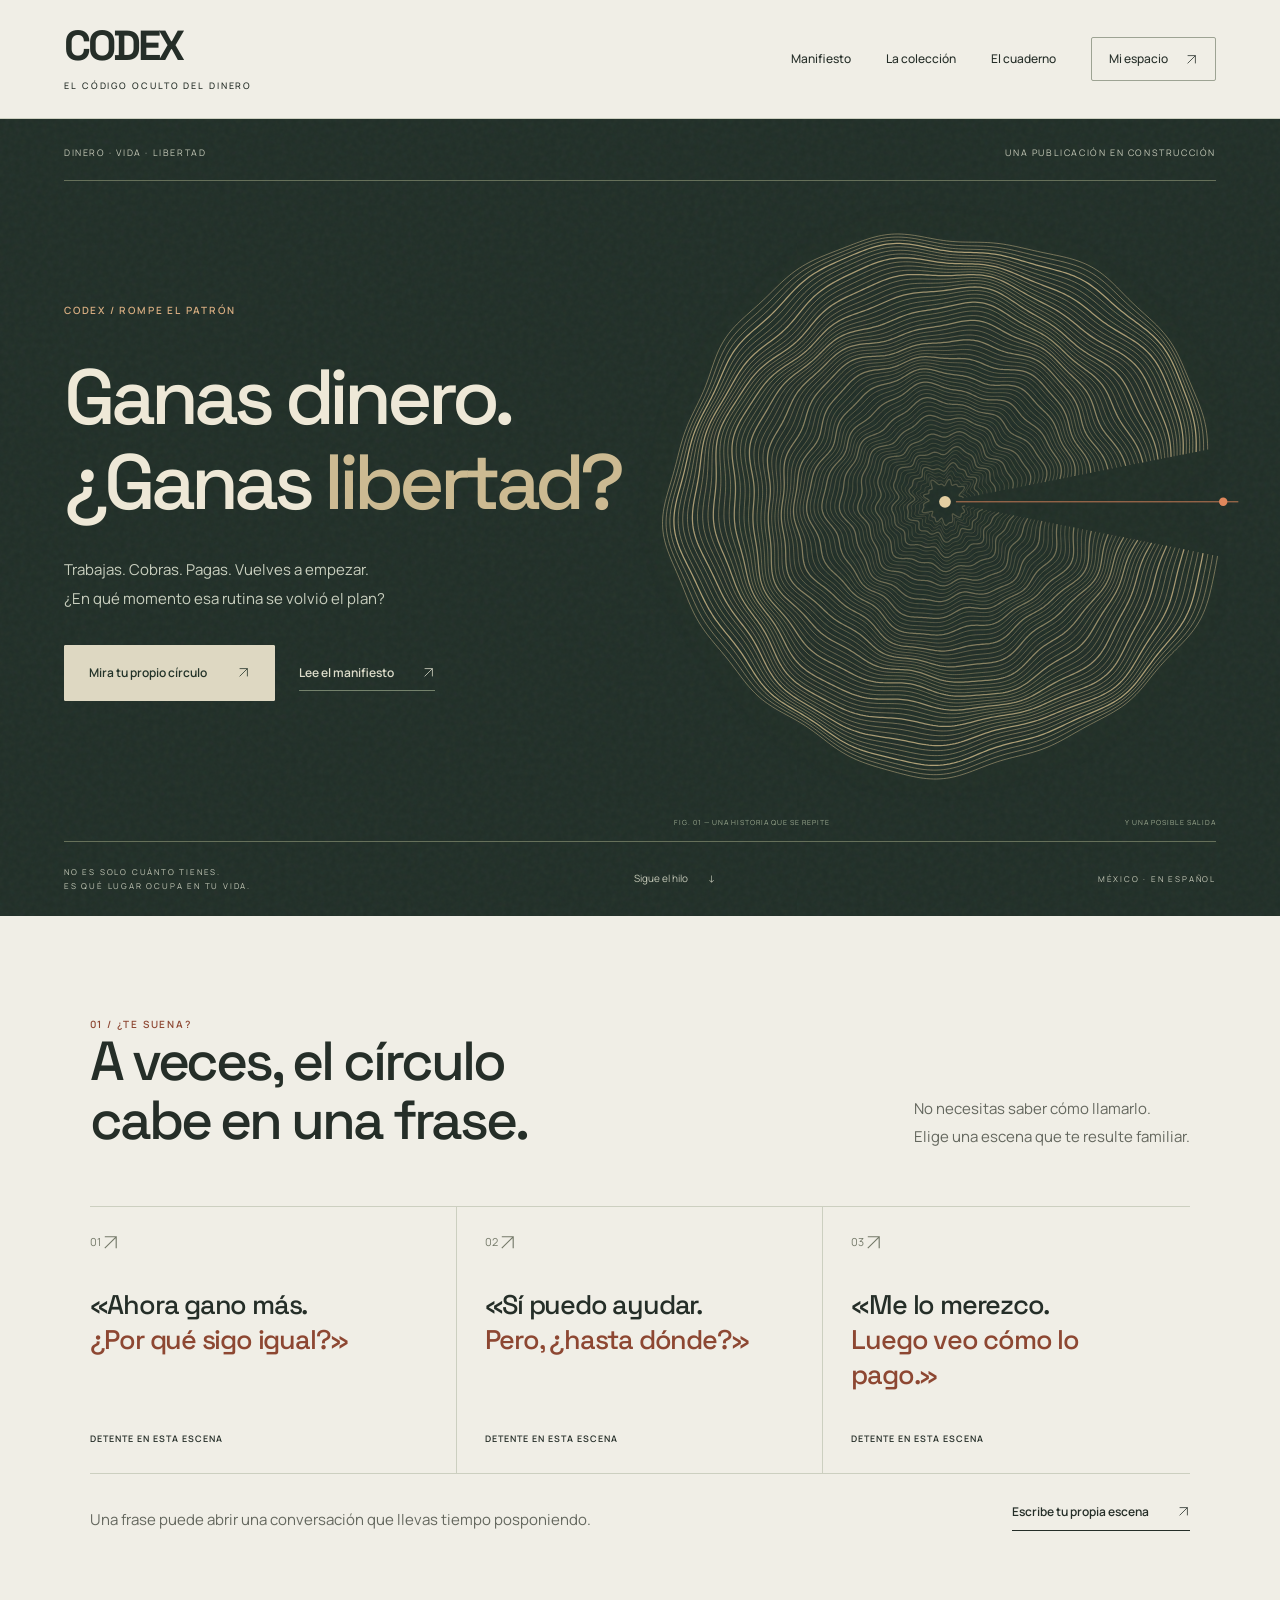
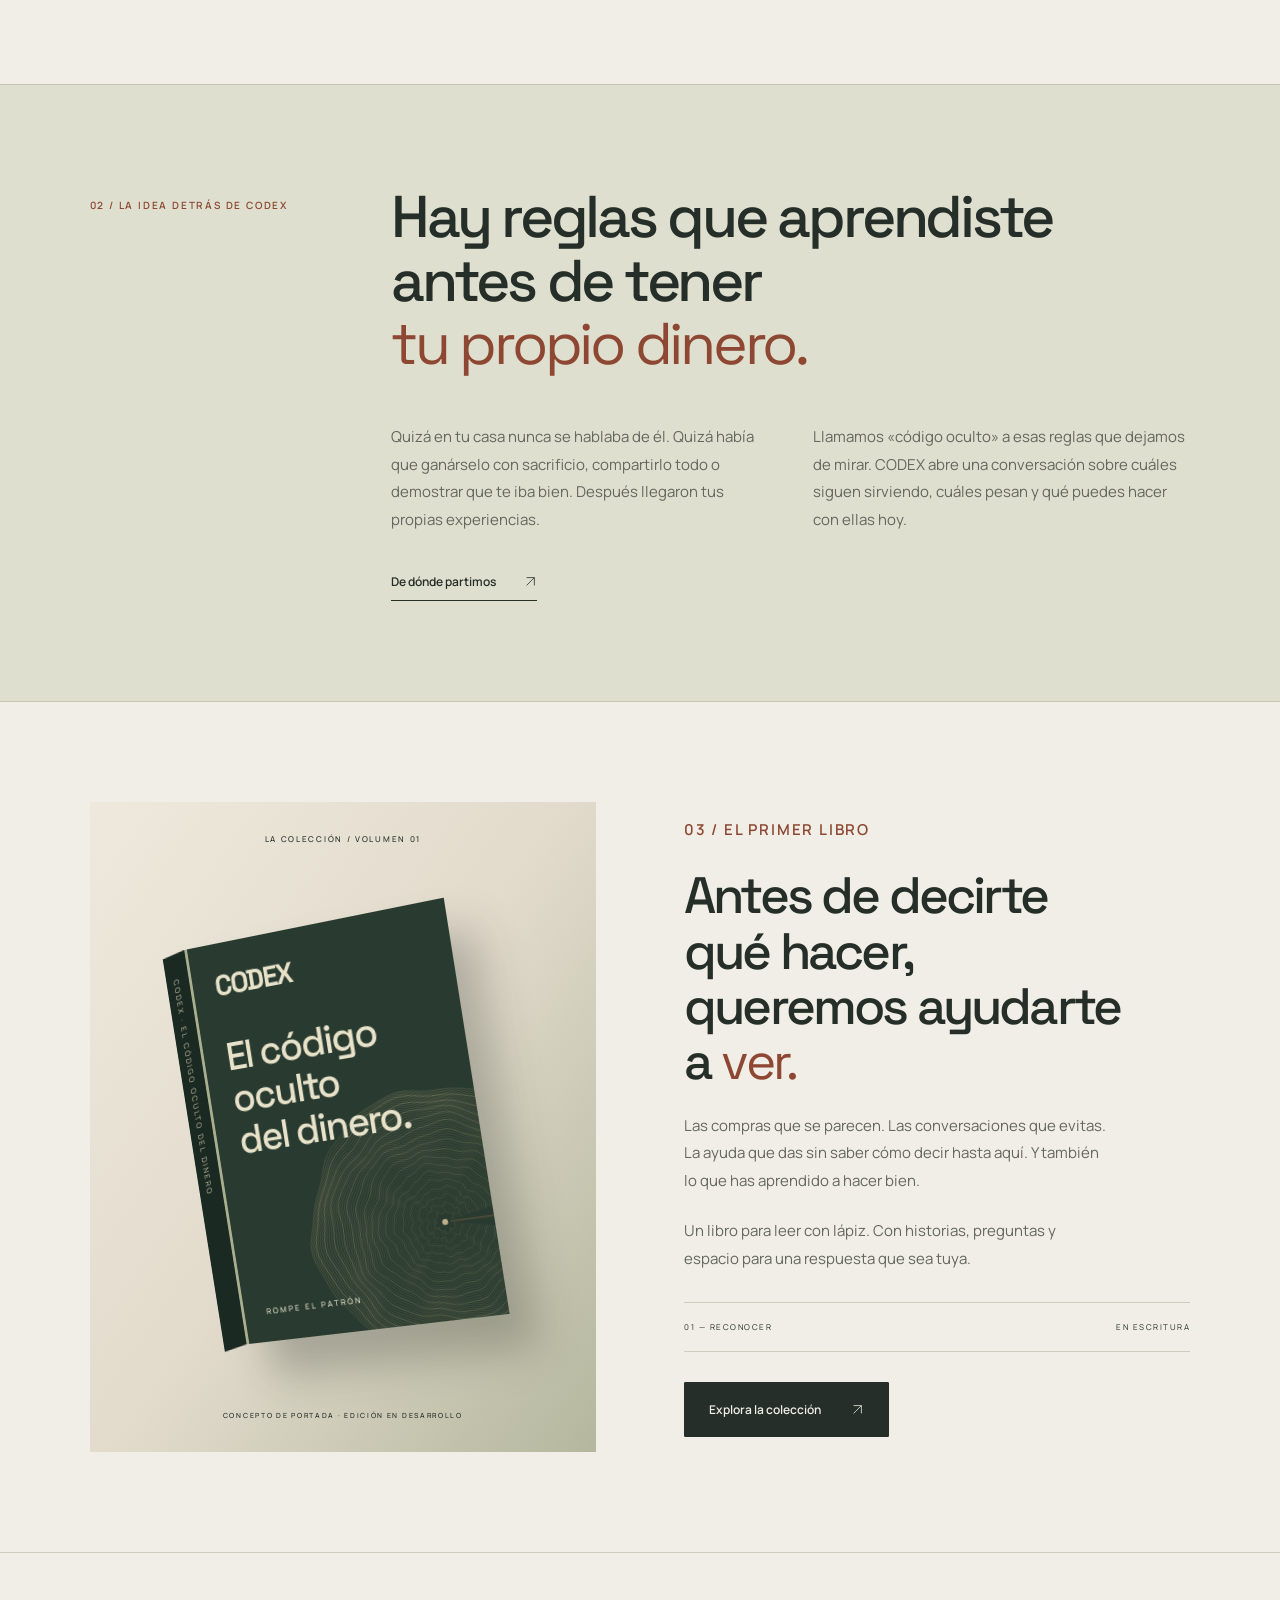
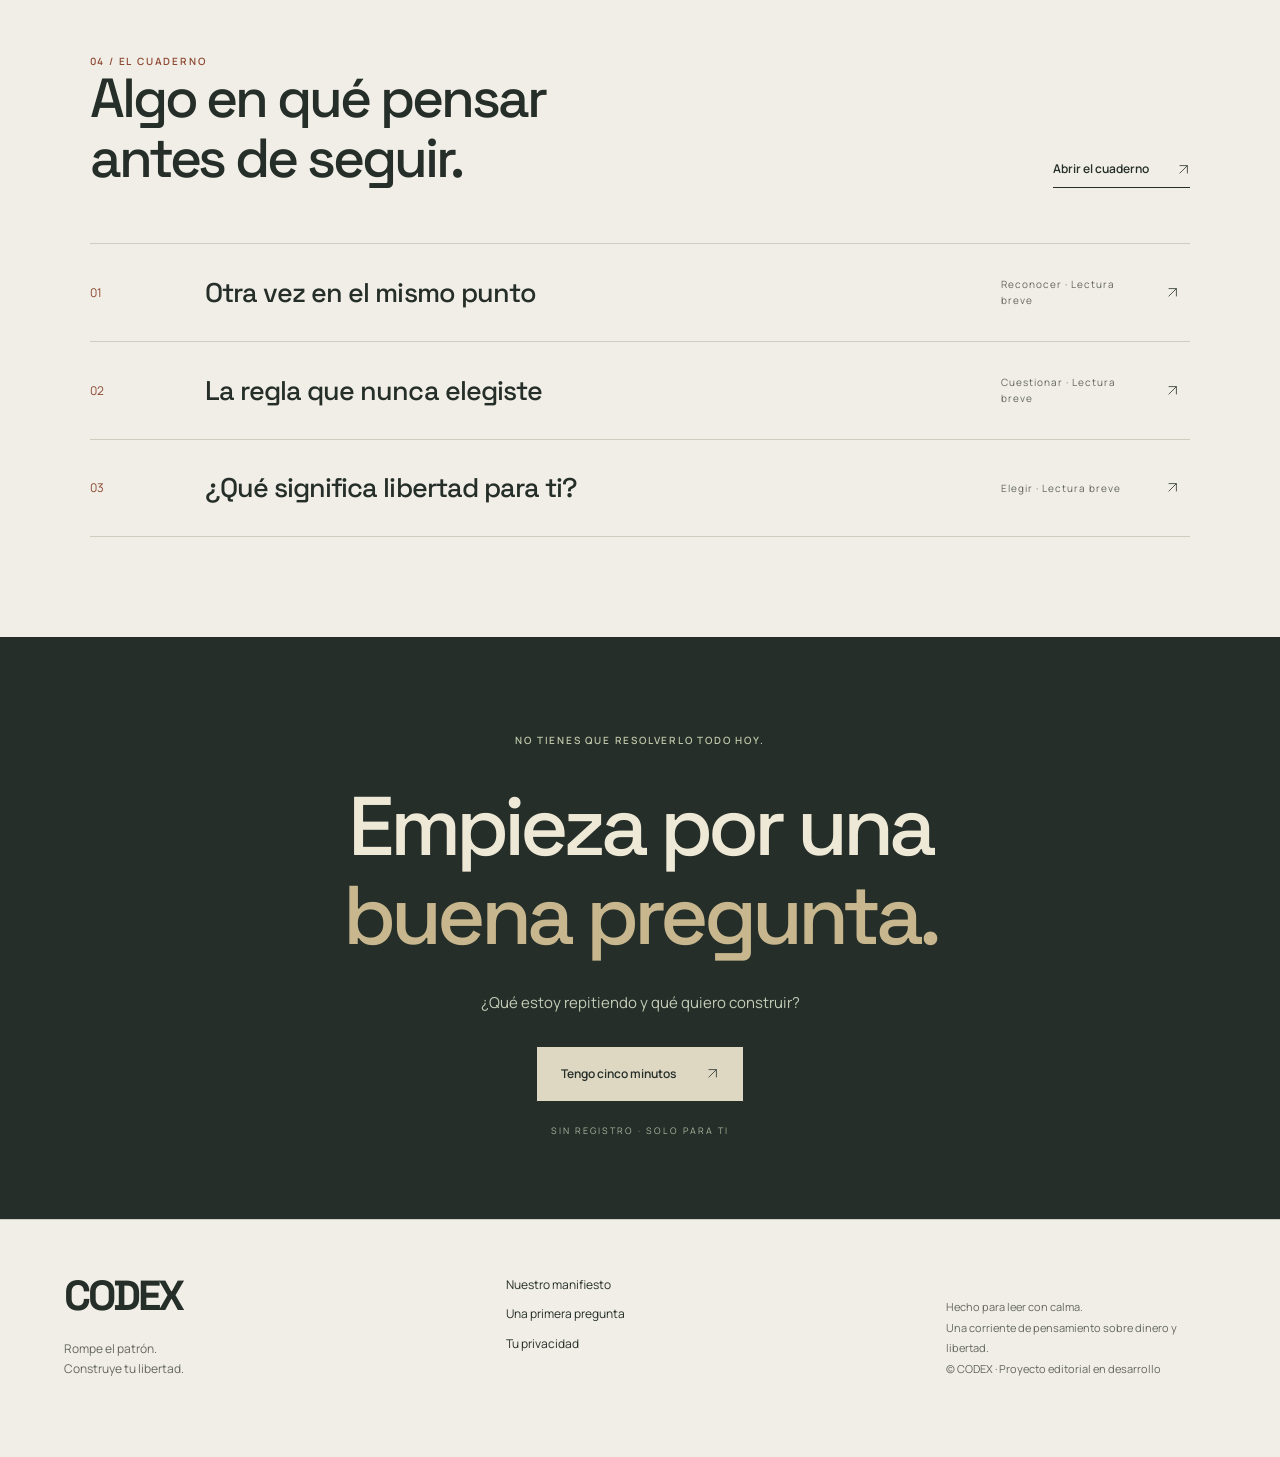
<file: monex/index.html>
<!doctype html>
<html lang="es-MX"><head><meta charset="utf-8"><meta name="viewport" content="width=device-width,initial-scale=1"><meta name="robots" content="noindex,nofollow"><meta name="description" content="CODEX. Historias, preguntas y prácticas para comprender tu relación con el dinero y construir opciones propias."><link rel="canonical" href="https://j49.mx/monex/"><meta name="theme-color" content="#202e27"><title>CODEX — El código oculto del dinero</title><link rel="icon" href="mark.svg" type="image/svg+xml"><link rel="preload" href="fonts/space-grotesk.woff2" as="font" type="font/woff2" crossorigin><link rel="preload" href="fonts/manrope.woff2" as="font" type="font/woff2" crossorigin><link rel="stylesheet" href="styles.css?v=type-2"></head>
<body><a class="skip" href="#main">Saltar al contenido</a><header><a class="brand" href="#inicio" aria-label="CODEX, inicio">CODEX<span>EL CÓDIGO OCULTO DEL DINERO</span></a><nav aria-label="Navegación principal"><a href="#manifiesto">Manifiesto</a><a href="#libros">La colección</a><a href="#lecturas">El cuaderno</a><a class="account-link" href="#espacio">Mi espacio <svg class="arrow-icon" viewBox="0 0 20 20" aria-hidden="true" focusable="false"><path d="M4 16 16 4M4 4h12v12"/></svg></a></nav></header><main id="main" tabindex="-1"></main><footer><div><a class="brand" href="#inicio">CODEX</a><p>Rompe el patrón.<br>Construye tu libertad.</p></div><div><a href="#manifiesto">Nuestro manifiesto</a><a href="#practica">Una primera pregunta</a><a href="#privacidad">Tu privacidad</a></div><p class="fine">Hecho para leer con calma.<br>Una corriente de pensamiento sobre dinero y libertad.<br>© CODEX · Proyecto editorial en desarrollo</p></footer><script type="module" src="app.js"></script></body></html>
</file>
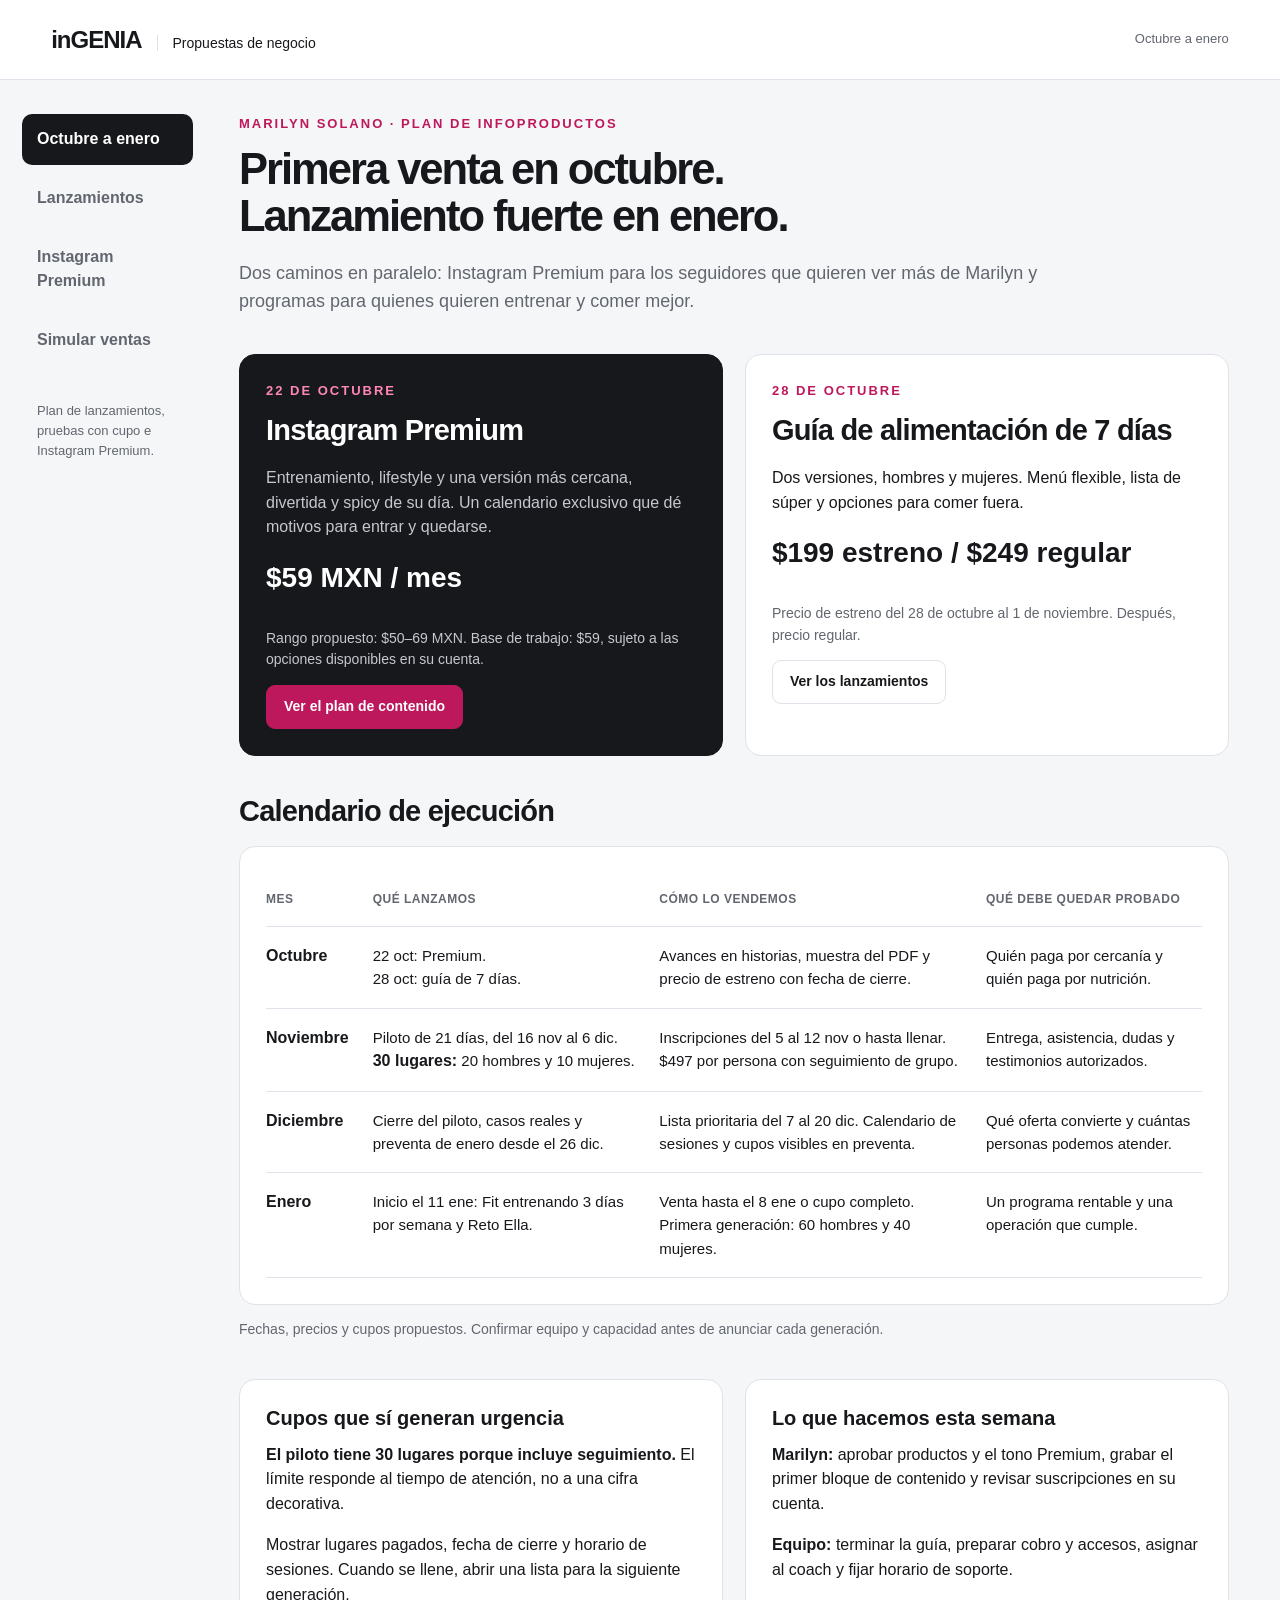
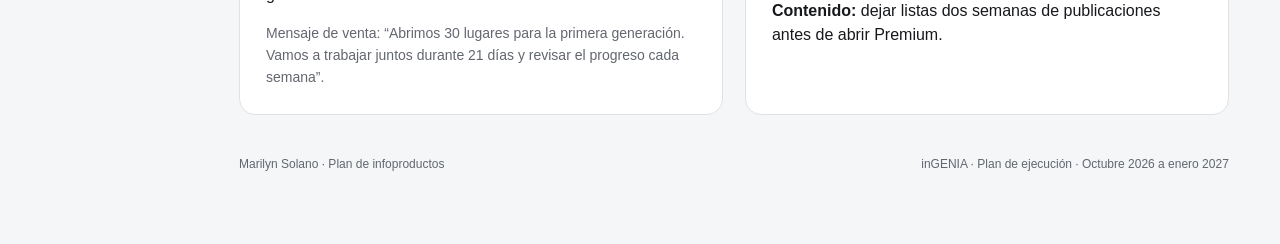
<file: propuestamarilyn/index.html>
<!doctype html>
<html lang="es">
<head>
<meta charset="utf-8"><meta name="viewport" content="width=device-width, initial-scale=1"><meta name="robots" content="noindex,nofollow"><meta name="theme-color" content="#17181b"><meta name="description" content="Propuesta estratégica para Marilyn Solano: infoproductos, validación comercial y simulador de ventas."><title>Marilyn Solano · Propuesta de negocio</title><link rel="icon" href="data:image/svg+xml,%3Csvg xmlns=%27http://www.w3.org/2000/svg%27 viewBox=%270 0 64 64%27%3E%3Crect width=%2764%27 height=%2764%27 rx=%2712%27 fill=%27%2317181b%27/%3E%3Ctext x=%2732%27 y=%2747%27 text-anchor=%27middle%27 font-family=%27Arial%27 font-weight=%27700%27 font-size=%2748%27 fill=%27white%27%3Ei%3C/text%3E%3C/svg%3E">
<style>
:root{--ink:#17181b;--muted:#62666e;--paper:#f5f6f8;--line:#dfe2e8;--pink:#be185d;--light:#fff0f6;--blue:#2355ce;--radius:16px}*{box-sizing:border-box}html{scroll-behavior:smooth}body{margin:0;background:var(--paper);color:var(--ink);font:16px/1.55 Arial,Helvetica,sans-serif}button,input,select{font:inherit}button,a,input,summary{touch-action:manipulation}button,a{ -webkit-tap-highlight-color:transparent}button{cursor:pointer}a{color:var(--blue)}button:focus-visible,a:focus-visible,input:focus-visible,summary:focus-visible{outline:3px solid var(--blue);outline-offset:4px}header{height:80px;display:flex;align-items:center;justify-content:space-between;padding:0 4vw;background:white;border-bottom:1px solid var(--line);gap:20px}.brand{font-weight:800;color:var(--ink);text-decoration:none;font-size:24px;letter-spacing:-1px}.brand span{font-size:14px;letter-spacing:0;font-weight:400;border-left:1px solid var(--line);margin-left:15px;padding-left:15px}.version{font-size:13px;color:var(--muted)}.shell{display:grid;grid-template-columns:215px minmax(0,1fr);max-width:1600px;margin:auto}aside{padding:34px 22px;position:sticky;top:0;height:100vh}.nav{display:grid;gap:8px}.nav button{text-align:left;border:0;background:transparent;color:var(--muted);padding:13px 15px;border-radius:10px;font-weight:600}.nav button[aria-selected=true]{background:var(--ink);color:white}.nav small{font-weight:400;display:inline-block;width:24px;color:#8b8f98}.aside-note{font-size:13px;color:var(--muted);margin:35px 15px;max-width:150px}main{min-width:0;padding:34px 4vw 70px 24px}.view[hidden]{display:none!important}.eyebrow{text-transform:uppercase;font-size:13px;font-weight:700;letter-spacing:2px;color:var(--pink);margin:0 0 12px}h1,h2,h3,p{margin-top:0}h1{font-size:clamp(32px,3.4vw,53px);line-height:1.08;letter-spacing:-2px;font-weight:750;margin-bottom:20px}h2{font-size:29px;line-height:1.2;letter-spacing:-.8px;margin-bottom:18px}h3{font-size:20px;line-height:1.25;margin-bottom:12px}.lead{font-size:18px;color:var(--muted);max-width:800px}.toolbar{display:flex;flex-wrap:wrap;gap:9px;align-items:center;margin:22px 0}.btn{border:1px solid var(--line);padding:10px 17px;border-radius:9px;background:white;color:var(--ink);font-weight:600;font-size:14px;text-decoration:none}.btn.primary{background:var(--pink);border-color:var(--pink);color:white}.btn.active{background:var(--ink);color:white;border-color:var(--ink)}.grid2{display:grid;grid-template-columns:1fr 1fr;gap:22px}.grid3{display:grid;grid-template-columns:repeat(3,minmax(0,1fr));gap:18px}.panel{padding:26px;background:white;border:1px solid var(--line);border-radius:var(--radius)}.dark{background:var(--ink);color:white;border-color:var(--ink)}.dark p{color:#c5c8d0}.dark .eyebrow{color:#ff86b7}.small{font-size:14px;color:var(--muted)}.note{font-size:14px;background:#eef2fa;padding:16px 18px;border-radius:10px;color:#374665}.note.warn{background:#fff3da;color:#785000}.tag{display:inline-block;border-radius:5px;padding:4px 9px;font-size:12px;font-weight:700;background:var(--light);color:var(--pink);margin-bottom:16px}.stats{display:grid;grid-template-columns:repeat(3,1fr);gap:15px;margin:28px 0}.stat strong{display:block;font-size:39px;line-height:1.2;letter-spacing:-1.5px}.stat span{font-size:14px;color:var(--muted)}.big-quote{font-size:clamp(28px,3vw,40px);line-height:1.15;letter-spacing:-1px;margin:14px 0 24px}.section{margin-top:38px}.table-wrap{overflow-x:auto}table{width:100%;border-collapse:collapse;font-size:15px;text-align:left}th{font-size:12px;letter-spacing:.5px;color:var(--muted);text-transform:uppercase;font-weight:700}td,th{padding:17px 12px;border-bottom:1px solid var(--line);vertical-align:top}th:first-child,td:first-child{padding-left:0}td:last-child,th:last-child{padding-right:0}td strong{font-size:16px}.product{display:flex;flex-direction:column;position:relative;min-height:310px}.product p{color:var(--muted);font-size:15px}.product .price{margin-top:auto;padding-top:16px;font-weight:700;font-size:23px}.product .price small{font-size:13px;font-weight:400;color:var(--muted)}.product button{align-self:flex-start;margin-top:14px}.product.featured{border:2px solid var(--pink)}ul{padding-left:20px}li{margin:10px 0}.split{display:flex;gap:15px;align-items:center;margin:18px 0}.split .bar{height:12px;background:var(--line);border-radius:10px;overflow:hidden;flex:1}.split .bar span{display:block;height:100%;background:var(--pink);width:92%}.sim-top{display:grid;grid-template-columns:repeat(4,1fr);gap:14px;margin:20px 0}.result{padding:22px;border-radius:13px;background:white;border:1px solid var(--line)}.result strong{display:block;font-size:clamp(23px,2.5vw,34px);letter-spacing:-1px;margin:7px 0;overflow-wrap:anywhere}.result span,.result small{font-size:13px;color:var(--muted)}.result.highlight{background:var(--ink);color:white}.result.highlight span,.result.highlight small{color:#c5c8d0}.fields{display:grid;grid-template-columns:repeat(4,1fr);gap:20px}.field{display:flex;flex-direction:column;gap:7px;font-size:14px}.field input{width:100%;min-width:0;border:1px solid #c8cdd5;border-radius:7px;padding:10px 12px;background:white;color:var(--ink);font-weight:600}.field small{font-size:12px;color:var(--muted)}.row-input{width:90px;max-width:100%;border:1px solid #c8cdd5;border-radius:6px;padding:8px;font-size:14px}.sim-table{min-width:900px}.sim-table th{white-space:normal}.sim-table td{vertical-align:middle;padding:12px 8px}.sim-table td:first-child{width:205px}.sim-table td span{display:block;font-size:12px;color:var(--muted)}input[type=checkbox]{width:18px;height:18px;accent-color:var(--pink)}.product-check{display:flex;gap:10px;align-items:center}.pool{display:flex;gap:14px;flex-wrap:wrap;margin-top:18px;font-size:14px}.pool strong{color:var(--pink)}.waterfall{display:grid;gap:12px}.money-row{display:flex;justify-content:space-between;gap:20px;font-size:15px}.money-row.total{padding-top:15px;border-top:1px solid var(--line);font-weight:700;font-size:20px}.meter{height:9px;border-radius:4px;background:#edf0f5;overflow:hidden}.meter span{display:block;height:100%;background:var(--pink)}.timeline{display:grid;grid-template-columns:repeat(3,1fr);gap:24px}.phase{padding-top:20px;border-top:4px solid var(--pink)}.phase .period{font-size:13px;font-weight:700;color:var(--pink)}details{border-top:1px solid var(--line);padding:18px 0}summary{cursor:pointer;font-weight:600}details p{margin:15px 0 0;color:var(--muted)}footer{margin-top:40px;color:var(--muted);font-size:12px;display:flex;justify-content:space-between;gap:15px}dialog{max-width:680px;width:calc(100% - 30px);border:0;border-radius:18px;padding:35px;box-shadow:0 25px 100px #0004}dialog::backdrop{background:#17181bbd}dialog .close{float:right;background:#f0f2f5;border:0;border-radius:50%;width:34px;height:34px}.negative{color:#b42318!important}.source-links{display:grid;gap:14px}.source-links a{overflow-wrap:anywhere}.mobile-label{display:none}@media(max-width:1100px){.shell{grid-template-columns:180px minmax(0,1fr)}aside{padding:25px 12px}main{padding-right:24px}.grid3{grid-template-columns:repeat(2,1fr)}.fields{grid-template-columns:repeat(2,1fr)}.sim-top{grid-template-columns:repeat(2,1fr)}.stats strong{font-size:32px}}@media(max-width:760px){header{height:68px;padding:0 20px}.brand span{display:none}.version{font-size:12px}.shell{display:block}aside{height:auto;position:sticky;top:0;z-index:5;background:var(--paper);padding:10px 12px;border-bottom:1px solid var(--line)}.nav{display:flex;overflow-x:auto;gap:5px}.nav button{padding:10px 13px;white-space:nowrap;font-size:14px}.nav small,.aside-note{display:none}main{padding:28px 20px 45px}.grid2,.grid3,.timeline{grid-template-columns:1fr}.stats{gap:10px}.stat strong{font-size:29px}.stat span{font-size:12px}.panel{padding:22px}.fields{gap:14px}.result{padding:17px}.result strong{font-size:25px}h1{letter-spacing:-1px}.lead{font-size:16px}.table-wrap table{font-size:14px}footer{display:block}footer span{display:block;margin:7px 0}}@media print{header,aside,.toolbar,.btn,dialog{display:none!important}.shell{display:block}main{padding:0}.view[hidden]{display:block!important}.view{break-before:page}.panel,.result{break-inside:avoid}body{background:white}h1{font-size:32px}.table-wrap{overflow:visible}.sim-table{min-width:0}.row-input{width:70px}.grid3{grid-template-columns:repeat(2,1fr)}}
</style>
</head><body>
<header><a class="brand" href="#propuesta">inGENIA<span>Propuestas de negocio</span></a><div class="version">Octubre a enero</div></header>
<div class="shell"><aside><nav class="nav" role="tablist" aria-label="Secciones del plan"><button role="tab" id="tab-propuesta" aria-controls="propuesta" aria-selected="true" data-tab="propuesta">Octubre a enero</button><button role="tab" id="tab-productos" aria-controls="productos" aria-selected="false" data-tab="productos">Lanzamientos</button><button role="tab" id="tab-premium" aria-controls="premium" aria-selected="false" data-tab="premium">Instagram Premium</button><button role="tab" id="tab-simulador" aria-controls="simulador" aria-selected="false" data-tab="simulador">Simular ventas</button></nav><p class="aside-note">Plan de lanzamientos, pruebas con cupo e Instagram Premium.</p></aside>
<main>
<section class="view" id="propuesta" role="tabpanel" aria-labelledby="tab-propuesta">
<p class="eyebrow">Marilyn Solano · Plan de infoproductos</p><h1>Primera venta en octubre.<br>Lanzamiento fuerte en enero.</h1><p class="lead">Dos caminos en paralelo: Instagram Premium para los seguidores que quieren ver más de Marilyn y programas para quienes quieren entrenar y comer mejor.</p>
<div class="grid2 section"><article class="panel dark"><p class="eyebrow">22 de octubre</p><h2>Instagram Premium</h2><p>Entrenamiento, lifestyle y una versión más cercana, divertida y spicy de su día. Un calendario exclusivo que dé motivos para entrar y quedarse.</p><p style="font-size:28px;font-weight:700;color:white">$59 MXN / mes</p><p class="small">Rango propuesto: $50–69 MXN. Base de trabajo: $59, sujeto a las opciones disponibles en su cuenta.</p><button class="btn primary" data-go="premium">Ver el plan de contenido</button></article><article class="panel"><p class="eyebrow">28 de octubre</p><h2>Guía de alimentación de 7 días</h2><p>Dos versiones, hombres y mujeres. Menú flexible, lista de súper y opciones para comer fuera.</p><p style="font-size:28px;font-weight:700">$199 estreno / $249 regular</p><p class="small">Precio de estreno del 28 de octubre al 1 de noviembre. Después, precio regular.</p><button class="btn" data-go="productos">Ver los lanzamientos</button></article></div>
<div class="section"><h2>Calendario de ejecución</h2><div class="panel table-wrap"><table><thead><tr><th>Mes</th><th>Qué lanzamos</th><th>Cómo lo vendemos</th><th>Qué debe quedar probado</th></tr></thead><tbody>
<tr><td><strong>Octubre</strong></td><td>22 oct: Premium.<br>28 oct: guía de 7 días.</td><td>Avances en historias, muestra del PDF y precio de estreno con fecha de cierre.</td><td>Quién paga por cercanía y quién paga por nutrición.</td></tr>
<tr><td><strong>Noviembre</strong></td><td>Piloto de 21 días, del 16 nov al 6 dic. <strong>30 lugares:</strong> 20 hombres y 10 mujeres.</td><td>Inscripciones del 5 al 12 nov o hasta llenar. $497 por persona con seguimiento de grupo.</td><td>Entrega, asistencia, dudas y testimonios autorizados.</td></tr>
<tr><td><strong>Diciembre</strong></td><td>Cierre del piloto, casos reales y preventa de enero desde el 26 dic.</td><td>Lista prioritaria del 7 al 20 dic. Calendario de sesiones y cupos visibles en preventa.</td><td>Qué oferta convierte y cuántas personas podemos atender.</td></tr>
<tr><td><strong>Enero</strong></td><td>Inicio el 11 ene: Fit entrenando 3 días por semana y Reto Ella.</td><td>Venta hasta el 8 ene o cupo completo. Primera generación: 60 hombres y 40 mujeres.</td><td>Un programa rentable y una operación que cumple.</td></tr>
</tbody></table></div><p class="small" style="margin-top:14px">Fechas, precios y cupos propuestos. Confirmar equipo y capacidad antes de anunciar cada generación.</p></div>
<div class="grid2 section"><article class="panel"><h3>Cupos que sí generan urgencia</h3><p><strong>El piloto tiene 30 lugares porque incluye seguimiento.</strong> El límite responde al tiempo de atención, no a una cifra decorativa.</p><p>Mostrar lugares pagados, fecha de cierre y horario de sesiones. Cuando se llene, abrir una lista para la siguiente generación.</p><p class="small" style="margin-bottom:0">Mensaje de venta: “Abrimos 30 lugares para la primera generación. Vamos a trabajar juntos durante 21 días y revisar el progreso cada semana”.</p></article><article class="panel"><h3>Lo que hacemos esta semana</h3><p><strong>Marilyn:</strong> aprobar productos y el tono Premium, grabar el primer bloque de contenido y revisar suscripciones en su cuenta.</p><p><strong>Equipo:</strong> terminar la guía, preparar cobro y accesos, asignar al coach y fijar horario de soporte.</p><p style="margin-bottom:0"><strong>Contenido:</strong> dejar listas dos semanas de publicaciones antes de abrir Premium.</p></article></div>
</section>
<section class="view" id="productos" role="tabpanel" aria-labelledby="tab-productos" hidden><p class="eyebrow">Ofertas y lanzamientos</p><h1>Qué vendemos<br>en cada etapa.</h1><p class="lead">Octubre abre dos puertas de compra. Noviembre prueba el seguimiento. Enero vende los programas completos.</p><div class="toolbar" id="filters" aria-label="Filtrar lanzamientos"><button class="btn active" data-filter="todos" aria-pressed="true">Todos</button><button class="btn" data-filter="octubre" aria-pressed="false">Octubre</button><button class="btn" data-filter="noviembre" aria-pressed="false">Piloto noviembre</button><button class="btn" data-filter="enero" aria-pressed="false">Enero</button></div><div class="grid3" id="catalog"></div><div class="note section">El seguimiento incluye una sesión grupal semanal y respuestas del equipo en horario fijo. Los planes individuales requieren un servicio aparte. Cada lanzamiento se abre con contenido, fecha y capacidad confirmados.</div></section>
<section class="view" id="premium" role="tabpanel" aria-labelledby="tab-premium" hidden><p class="eyebrow">Instagram Premium · guía de contenido</p><h1>Más de Marilyn.<br>Más cerca de su día.</h1><p class="lead">Entrenamiento y lifestyle con un little extra de spiciness: fotos más espontáneas, humor y tomas personales que se sienten distintas al feed abierto.</p>
<div class="grid2 section"><article class="panel dark"><p class="eyebrow">La oferta · 22 octubre</p><h2>Un acceso que se disfruta</h2><ul><li>3 publicaciones exclusivas por semana.</li><li>Historias Premium en 4 días de la semana.</li><li>1 encuentro en vivo al mes para entrenar o platicar.</li><li>Encuestas para elegir outfits, rutinas y próximos temas.</li></ul><p style="font-size:28px;color:white;font-weight:700;margin-bottom:4px">$59 MXN / mes</p><p class="small">Rango propuesto: $50–69 MXN; simulador con $59. Confirmar función, precios disponibles y tarifas en la cuenta antes de anunciar. Si no está habilitada, mantener la lista de espera hasta definir otro canal.</p></article><article class="panel"><p class="eyebrow">La mezcla editorial</p><h2>Fitness con personalidad</h2><p><strong>40% entrenamiento.</strong> Videos, práctica y su rutina real.</p><p><strong>30% lifestyle.</strong> Café, viajes, comida, outfits y backstage.</p><p><strong>20% spicy divertido.</strong> Ropa deportiva, selfies y previa a salir: contenido más coqueto y personal.</p><p><strong>10% interacción.</strong> Preguntas, votaciones y conversaciones grupales.</p><p class="small" style="margin-bottom:0">Distribución orientativa. La sensación de exclusividad viene del momento, el encuadre y la complicidad.</p></article></div>
<div class="section"><h2>Una semana de contenido Premium</h2><div class="panel table-wrap"><table><thead><tr><th>Día</th><th>Qué publicamos</th><th>Ejemplo concreto</th></tr></thead><tbody>
<tr><td><strong>Lunes</strong></td><td>Entrenamiento exclusivo + historias.</td><td>Mi sesión de hoy: clips de ejercicios, una explicación y cómo terminó realmente el entrenamiento.</td></tr>
<tr><td><strong>Martes</strong></td><td>Lifestyle en historias.</td><td>Café de la mañana, lo que llevo en la bolsa del gym y encuesta para elegir el outfit del próximo video.</td></tr>
<tr><td><strong>Miércoles</strong></td><td>Foto o mini serie spicy divertida.</td><td>Selfies de espejo después del gym, una toma de cerca con luz natural y una foto espontánea entre poses.</td></tr>
<tr><td><strong>Viernes</strong></td><td>Backstage de su semana + historias.</td><td>Get ready with me antes de una cena: empieza con ropa cómoda, maquillaje y peinado, votación entre dos outfits y foto final frente al espejo. Premium recibe la versión extendida y las tomas extra.</td></tr>
<tr><td><strong>Un domingo al mes</strong></td><td>Encuentro en vivo + preguntas.</td><td>Una sesión corta para entrenar juntos o platicar sobre hábitos, viajes y la siguiente semana.</td></tr>
</tbody></table></div></div>
<div class="section"><h2>Spicy con personalidad: qué debe subir</h2><p>Un poco más de coquetería, cercanía y espontaneidad en situaciones reales. Marilyn elige el nivel con el que se siente cómoda; primero probamos formatos y después revisamos qué hace que la gente vuelva.</p><div class="grid3">
<article class="panel"><span class="tag">ROPA DEPORTIVA</span><h3>Mi look para entrenar</h3><p>Set deportivo, leggings o shorts, selfie de cuerpo completo y clips reales entre series. Luz natural, movimiento y una sonrisa a cámara.</p><p><strong>Ejemplo:</strong> “¿Hoy azul o negro?”: encuesta, look elegido y carrusel de 4–6 fotos después de entrenar.</p><p class="small">Premium: fotos extra, comentarios y momentos espontáneos del mismo entrenamiento.</p></article>
<article class="panel"><span class="tag">ANTES DE SALIR</span><h3>Get ready with me</h3><p>Empezar con ropa cómoda, compartir maquillaje y peinado, probar dos outfits mediante cortes de edición y enseñar el resultado final.</p><p><strong>Ejemplo:</strong> “Tengo cena en una hora, ayúdenme a elegir”: video de 2–4 minutos, votación y selfie final.</p><p class="small">Premium: preparación extendida, bloopers, accesorios y fotos previas a la salida.</p></article>
<article class="panel"><span class="tag">DIARIO MÁS PERSONAL</span><h3>Después del gym</h3><p>Cabello recogido, café, outfit deportivo y una charla corta sobre cómo se sintió. Una mini serie relajada que parezca parte de su día.</p><p><strong>Ejemplo:</strong> “Terminé pierna y ya no quiero moverme”: 3 fotos, comentario divertido y pregunta al grupo.</p><p class="small">Premium: secuencia completa y conversación, con una edición sencilla.</p></article>
</div></div>
<div class="section panel"><h2>Referencias visuales de styling</h2><figure style="margin:0"><img src="[data-uri]" alt="Moodboard ilustrativo de una mujer adulta: look deportivo en gimnasio, camiseta casual con café y preparación antes de salir" style="display:block;width:100%;height:auto;border-radius:12px" loading="lazy"><figcaption class="small" style="margin-top:12px">Gym · Lifestyle casual · Get ready with me. Imágenes ilustrativas generadas para orientar la producción; no son fotografías de Marilyn.</figcaption></figure></div><div class="section"><article class="panel"><h3>Feed abierto vs. Premium</h3><p><strong>Abierto:</strong> reel corto del entrenamiento o resultado final del outfit.</p><p><strong>Premium:</strong> sesión completa, carrusel extra, votaciones y GRWM extendido.</p><p><strong>Ejemplo:</strong> el feed muestra el vestido elegido; Premium acompaña la preparación y recibe las fotos antes de salir.</p><p class="small">El contenido debe tener valor desde el primer mes. No ofrecer consultas individuales ni atención ilimitada por mensajes.</p></article></div>
<div class="section"><h2>Referencias para orientar la producción</h2><p>Tres referencias de formatos públicos. La adaptación a Marilyn es nuestra propuesta editorial; no son pruebas de ventas de Premium ni referencias de desnudez.</p><div class="grid3">
<article class="panel"><h3>Whitney Simmons</h3><p><strong>Tomar:</strong> combinar entrenamiento con una conversación tipo GRWM. Su ecosistema público conecta gym, ropa deportiva y vida cotidiana.</p><p><strong>Para Marilyn:</strong> “Arréglate conmigo para el gym”, con outfit, charla y la sesión del día.</p><a href="https://www.youtube.com/watch?v=s4yKYglfPOM" target="_blank" rel="noopener noreferrer">Ejemplo: GRWM + rutina de entrenamiento</a><p class="small"><a href="https://linktr.ee/Whitneyysimmons" target="_blank" rel="noopener noreferrer">Canales oficiales</a></p></article>
<article class="panel"><h3>Krissy Cela</h3><p><strong>Tomar:</strong> la conexión entre entrenamiento y ropa deportiva de su ecosistema EvolveYou / Oner Active.</p><p><strong>Para Marilyn:</strong> mostrar un look deportivo durante una sesión real y sumar fotos espontáneas al terminar.</p><a href="https://linktr.ee/krissycela_" target="_blank" rel="noopener noreferrer">Ver canales y marcas de la creadora</a></article>
<article class="panel"><h3>Valeria Lipovetsky</h3><p><strong>Tomar:</strong> el formato GRWM para una salida, con maquillaje, peinado y outfit.</p><p><strong>Para Marilyn:</strong> una previa de cena que incluya dos looks, votación y resultado final.</p><a href="https://www.facebook.com/valerialipovetskyblog/posts/hi-beauties-in-todays-video-im-doing-a-full-get-ready-with-me-hair-makeup-and-ou/3929095387148332/" target="_blank" rel="noopener noreferrer">Ejemplo: GRWM para una cita</a></article>
</div></div>
<div class="section panel"><h3>Cómo lo lanzamos y sostenemos</h3><div class="grid3"><div><span class="tag">19–21 OCT</span><h3>Mostrar una muestra</h3><p>Avanzar una serie de gym y una de lifestyle. “Voy a compartir una parte de mi semana que normalmente no subo aquí”.</p></div><div><span class="tag">22–26 OCT</span><h3>Semana de bienvenida</h3><p>Abrir Premium, publicar el calendario y realizar el primer live el 26. El contenido llega desde el primer día.</p></div><div><span class="tag">CADA SEMANA</span><h3>Un bloque de producción</h3><p>Grabar clips de gym y fotos juntas. El lifestyle sale de momentos reales. Revisar qué ven y qué votan.</p></div></div><p class="small" style="margin-bottom:0">Premium admite nuevas altas continuamente. La urgencia del estreno es participar en la primera semana y el live de bienvenida. Los cupos limitados se reservan para los programas con seguimiento.</p></div>
<div class="section panel"><h3>Qué revisar al terminar el primer mes</h3><p>Altas pagadas, visualizaciones del contenido, participación en encuestas y renovaciones. Si entran pero no renuevan, ajustar la experiencia semanal y los formatos con más respuesta.</p><p class="small" style="margin-bottom:0">Las preguntas son grupales. La suscripción no incluye consultas nutricionales individuales ni disponibilidad por mensaje a toda hora.</p></div>
</section>
<section class="view" id="simulador" role="tabpanel" aria-labelledby="tab-simulador" hidden><p class="eyebrow">Simulador comercial</p><h1>Simula las ventas.</h1><p class="lead">Elige un lanzamiento y ajusta sus supuestos. Premium representa las nuevas altas de ese periodo, no vuelve a contar suscriptores anteriores.</p><div class="toolbar" aria-label="Lanzamiento a simular"><button class="btn active" data-launch="octubre">Octubre</button><button class="btn" data-launch="noviembre">Piloto noviembre</button><button class="btn" data-launch="enero">Enero</button></div><div class="toolbar"><button class="btn" data-scenario="prudente">Prudente</button><button class="btn active" data-scenario="base">Base de trabajo</button><button class="btn" data-scenario="expansion">Expansión</button><button class="btn" id="reset">Restablecer</button><button class="btn" id="export">Descargar escenario CSV</button></div><p class="small" id="scenario-label">Escenario base de trabajo. Todas las conversiones son supuestos, no resultados observados.</p>
<div class="sim-top" aria-live="polite" aria-atomic="true"><div class="result"><span>Ingresos brutos</span><strong id="gross">—</strong><small>Ventas antes de devoluciones</small></div><div class="result highlight"><span>Contribución estimada</span><strong id="profit">—</strong><small>Después de costos modelados</small></div><div class="result"><span>Transacciones</span><strong id="sales">—</strong><small>Campaña + altas iniciales del Club</small></div><div class="result"><span>Margen de contribución</span><strong id="margin">—</strong><small>Sobre ingresos tras devoluciones</small></div></div>
<div class="panel"><h3>1. Alcance y registros</h3><div class="fields"><label class="field">Personas alcanzadas<input id="reach" type="number" min="0" max="10000000" step="1" value="71977"><small>Personas únicas en la campaña</small></label><label class="field">Hombres en el alcance (%)<input id="male" type="number" min="0" max="100" step="1" value="92"><small>92% es una aproximación por seguidores</small></label><label class="field">Registro de hombres (%)<input id="leadM" type="number" min="0" max="100" step=".1" value="5"><small>Del alcance masculino a contactos</small></label><label class="field">Registro de mujeres (%)<input id="leadW" type="number" min="0" max="100" step=".1" value="10"><small>Del alcance femenino a contactos</small></label></div><div class="pool"><span>Registros hombres: <strong id="poolM">—</strong></span><span>Registros mujeres: <strong id="poolW">—</strong></span><span>Distribución asignada: <strong id="allocated">—</strong></span></div></div>
<div class="panel section"><h3>2. Oferta, conversión y capacidad</h3><p class="small">Cada contacto recibe una oferta principal. La suma de asignaciones puede llegar a 100% por público. Club y Parejas toman su porcentaje de cada lista. En parejas, dos registros disponibles forman una pareja potencial.</p><div class="table-wrap"><table class="sim-table"><thead><tr><th>Producto / público</th><th>Asignación de registros (%)</th><th>Compra de asignados (%)</th><th>Precio MXN</th><th>Costo por venta MXN</th><th>Cupo de ventas</th><th>Ventas</th><th>Ingreso</th></tr></thead><tbody id="simRows"></tbody></table></div><p class="note warn" id="allocationError" hidden></p><p class="small" id="capacity-note" style="margin:18px 0 0"></p></div>
<div class="grid2 section"><div class="panel"><h3>3. Costos de la campaña</h3><div class="fields" style="grid-template-columns:repeat(2,1fr)"><label class="field">Devoluciones (%)<input id="refund" type="number" min="0" max="100" step=".1" value="3"></label><label class="field">Comisiones de cobro (%)<input id="fee" type="number" min="0" max="100" step=".1" value="4.5"><small>Aplicadas a guías y programas</small></label><label class="field">Comisión de Premium (%)<input id="premiumFee" type="number" min="0" max="100" step=".1" value="0"><small>Capturar el costo real del canal</small></label><label class="field">Producción y operación (MXN)<input id="fixed" type="number" min="0" max="100000000" step="100" value="18000"><small>Costos fijos de una campaña</small></label><label class="field">Publicidad (MXN)<input id="ads" type="number" min="0" max="100000000" step="100" value="8000"></label></div><p class="small" style="margin-top:20px">Los costos por venta contemplan entrega y soporte. Los precios se modelan sin IVA. El resultado no incluye impuestos, reparto entre socios ni costos que no captures aquí.</p></div><div class="panel"><h3>Del ingreso al resultado</h3><div class="waterfall" id="waterfall"></div><p class="note" id="break-even" style="margin-top:20px"></p></div></div>
<div class="panel section"><h3>Continuidad del Club: misma cohorte durante 6 meses</h3><div class="fields" style="grid-template-columns:minmax(180px,260px) 1fr"><label class="field">Retención mensual (%)<input id="retention" type="number" min="0" max="100" step="1" value="70"><small>Supuesto independiente de la venta inicial</small></label><p class="small">Sin nuevas altas. Se muestran cobros brutos de la cohorte inicial. Esta tabla no se suma al ingreso de campaña y no descuenta nuevos costos de operación.</p></div><div class="table-wrap"><table><thead><tr><th>Mes</th><th>Suscriptores estimados</th><th>Cobro bruto mensual</th><th>Permanencia</th></tr></thead><tbody id="cohort"></tbody></table></div><p class="small" id="cohort-total" style="margin:18px 0 0"></p></div><details class="section"><summary>Fórmulas y límites del simulador</summary><p>Alcance por público = alcance total × proporción. Registros = alcance por público × tasa de registro, redondeados hacia abajo. Contactos por producto = registros × asignación, redondeados hacia abajo. Ventas = contactos × conversión, redondeadas hacia abajo y limitadas por el cupo. Para parejas, los contactos asignados de ambas listas se suman y se dividen entre dos antes de calcular ventas. El Club ocupa una asignación de cada lista.</p><p>Ingreso bruto = ventas × precio. Contribución = bruto − devoluciones − comisiones del canal sobre bruto − costos por venta − operación fija − publicidad. Margen = contribución / ingreso tras devoluciones. Punto de equilibrio = costo fijo y publicidad / contribución media por transacción antes de costos fijos, manteniendo la mezcla actual.</p><p>El modelo evita asignar el mismo registro a varias ofertas principales. No modela recompra ni compradores repetidos. Las listas se consideran únicas y separadas. No estima cuánto alcance generará la publicidad. Los cupos y los costos también son supuestos editables.</p></details>
</section>
<footer><span>Marilyn Solano · Plan de infoproductos</span><span>inGENIA · Plan de ejecución · Octubre 2026 a enero 2027</span></footer>
</main></div>
<dialog id="productDialog" aria-labelledby="dialogTitle"><button class="close" aria-label="Cerrar detalle">×</button><div id="dialogBody"></div></dialog>
<script>
'use strict';
const catalogData=[{"id": "club", "target": "ambos", "month": "octubre", "label": "22 octubre · Instagram Premium", "name": "Marilyn S. Club", "format": "Contenido exclusivo mensual", "price": "$59 / mes", "desc": "Gym, lifestyle, momentos más personales y fotos spicy divertidas.", "details": ["3 publicaciones por semana e historias en 4 días.", "1 encuentro en vivo al mes.", "Encuestas y backstage con un calendario exclusivo."], "why": "Contenido desde el primer día. La cuenta debe tener habilitada la función y el precio disponible."}, {"id": "guideM", "target": "hombres", "month": "octubre", "label": "28 octubre · Hombres", "name": "Qué comer cuando no tienes tiempo", "format": "PDF de 7 días + lista de súper", "price": "$199 estreno / $249 regular", "desc": "Menú flexible y opciones para comer fuera con una agenda llena.", "details": ["Menú de 7 días, revisado por Marilyn.", "Lista de súper y sustituciones.", "Opciones de alimentación para trabajo y viajes."], "why": "Precio de estreno del 28 de octubre al 1 de noviembre. Después, $249."}, {"id": "guideW", "target": "mujeres", "month": "octubre", "label": "28 octubre · Mujeres", "name": "Qué como de verdad", "format": "PDF de 7 días + recetas", "price": "$199 estreno / $249 regular", "desc": "Comida real, menús flexibles y una compra semanal organizada.", "details": ["Menú de 7 días y recetas sencillas.", "Lista de súper y sustituciones.", "Opciones para casa y comidas fuera."], "why": "La guía educativa facilita empezar. La atención individual requiere un servicio aparte."}, {"id": "pilotM", "target": "hombres", "month": "noviembre", "label": "16 nov–6 dic · 20 lugares", "name": "Piloto hombres: 21 días", "format": "Grupo de prueba con seguimiento", "price": "$497", "desc": "Primera generación para probar el entrenamiento y la alimentación con acompañamiento.", "details": ["Entrenamiento por nivel y guía de alimentación.", "Sesión grupal semanal y registro de avances.", "Respuestas del equipo en horario fijo."], "why": "Inscripción del 5 al 12 de noviembre o al completar 20 lugares. Precio piloto a cambio de participación y feedback. El testimonio requiere consentimiento."}, {"id": "pilotW", "target": "mujeres", "month": "noviembre", "label": "16 nov–6 dic · 10 lugares", "name": "Piloto Ella: 21 días", "format": "Grupo de prueba con seguimiento", "price": "$497", "desc": "Un grupo pequeño para probar hábitos y la entrega del Reto Ella.", "details": ["Menús por nivel y entrenamiento adaptable.", "Una sesión grupal semanal y seguimiento de hábitos.", "Respuestas del equipo en horario fijo."], "why": "Inscripción del 5 al 12 de noviembre o al completar 10 lugares. Los dos pilotos suman 30 personas."}, {"id": "fit", "target": "hombres", "month": "enero", "label": "11 enero · 60 lugares", "name": "Fit entrenando 3 días por semana", "format": "Programa de 8 semanas", "price": "$797", "desc": "Plan de fuerza, alimentación flexible y seguimiento para sostener una rutina.", "details": ["3 sesiones de fuerza semanales y videos por nivel.", "Guía de alimentación de Marilyn.", "Sesión grupal semanal y registro de avances."], "why": "Preventa del 26 de diciembre al 8 de enero o cupo completo. Rutinas diseñadas y supervisadas por un profesional.", "featured": true}, {"id": "ella", "target": "mujeres", "month": "enero", "label": "11 enero · 40 lugares", "name": "Reto Ella: 21 días de constancia", "format": "Generación de Año Nuevo", "price": "$697", "desc": "Alimentación y rutinas realistas para sostener hábitos con acompañamiento.", "details": ["Menús por nivel y entrenamiento de casa o gimnasio.", "Encuentro grupal semanal.", "Soporte en horario fijo y seguimiento."], "why": "Preventa del 26 de diciembre al 8 de enero o cupo completo. El equipo confirma capacidad antes de anunciar 40 lugares."}];
const defaults=[{id:'guideM',name:'Guía para hombres',pool:'M',enabled:true,share:35,conv:3,price:249,cost:15,cap:1000},{id:'fit',name:'Fit · 3 días / semana',pool:'M',enabled:true,share:55,conv:5,price:797,cost:120,cap:80},{id:'guideW',name:'Guía para mujeres',pool:'W',enabled:true,share:20,conv:3,price:249,cost:15,cap:1000},{id:'ella',name:'Reto Ella · 21 días',pool:'W',enabled:true,share:70,conv:10,price:697,cost:180,cap:100},{id:'club',name:'Instagram Premium',pool:'B',enabled:true,share:10,conv:2,price:59,cost:30,cap:300},{id:'couple',name:'Reto en pareja',pool:'B',enabled:false,share:10,conv:5,price:1097,cost:300,cap:30}];
let products=structuredClone(defaults),lastModel=null,currentLaunch='octubre',currentScenario='base';
const money=n=>new Intl.NumberFormat('es-MX',{style:'currency',currency:'MXN',maximumFractionDigits:0}).format(n),num=n=>new Intl.NumberFormat('es-MX',{maximumFractionDigits:0}).format(n),$=id=>document.getElementById(id);
function showTab(id,focus=false){if(!document.getElementById(id)?.classList.contains('view'))id='propuesta';document.querySelectorAll('.view').forEach(v=>v.hidden=v.id!==id);document.querySelectorAll('[data-tab]').forEach(b=>{b.setAttribute('aria-selected',String(b.dataset.tab===id));b.tabIndex=b.dataset.tab===id?0:-1});history.replaceState(null,'','#'+id);if(focus)$('tab-'+id).focus();window.scrollTo({top:0,behavior:'instant'})}
document.querySelectorAll('[data-tab]').forEach((b,i)=>{b.addEventListener('click',()=>showTab(b.dataset.tab));b.addEventListener('keydown',e=>{const tabs=[...document.querySelectorAll('[data-tab]')];let next;if(e.key==='ArrowRight')next=(i+1)%tabs.length;if(e.key==='ArrowLeft')next=(i+tabs.length-1)%tabs.length;if(e.key==='Home')next=0;if(e.key==='End')next=tabs.length-1;if(next!==undefined){e.preventDefault();showTab(tabs[next].dataset.tab,true)}})});document.querySelectorAll('[data-go]').forEach(b=>b.onclick=()=>showTab(b.dataset.go));window.addEventListener('hashchange',()=>showTab(location.hash.slice(1)));
function renderCatalog(filter='todos'){$('catalog').innerHTML=catalogData.filter(p=>filter==='todos'||p.month===filter).sort((a,b)=>Number(b.featured||false)-Number(a.featured||false)).map(p=>`<article class="panel product ${p.featured?'featured':''}"><div><span class="tag">${p.label}</span></div><h3>${p.name}</h3><p>${p.desc}</p><span class="small">${p.format}</span><div class="price">${p.price} <small>MXN${p.price==='Gratis'?' · captación':''}</small></div><button class="btn" data-detail="${p.id}">Qué incluye</button></article>`).join('');document.querySelectorAll('[data-detail]').forEach(b=>b.onclick=()=>{const p=catalogData.find(p=>p.id===b.dataset.detail);$('dialogBody').innerHTML=`<span class="tag">${p.label}</span><h2 id="dialogTitle">${p.name}</h2><p class="lead">${p.desc}</p><ul>${p.details.map(d=>'<li>'+d+'</li>').join('')}</ul><p class="note">${p.why}</p><strong>${p.price} MXN</strong>`;$('productDialog').showModal()})}
document.querySelectorAll('[data-filter]').forEach(b=>b.onclick=()=>{document.querySelectorAll('[data-filter]').forEach(x=>{x.classList.toggle('active',x===b);x.setAttribute('aria-pressed',String(x===b))});renderCatalog(b.dataset.filter)});$('productDialog').querySelector('.close').onclick=()=>$('productDialog').close();$('productDialog').addEventListener('click',e=>{if(e.target===$('productDialog')){const r=e.target.getBoundingClientRect();if(e.clientX<r.left||e.clientX>r.right||e.clientY<r.top||e.clientY>r.bottom)e.target.close()}});
function renderRows(){$('simRows').innerHTML=products.map(p=>`<tr><td><label class="product-check"><input type="checkbox" data-id="${p.id}" data-key="enabled" ${p.enabled?'checked':''} aria-label="Incluir ${p.name}"><strong>${p.name}</strong></label><span>${p.pool==='M'?'Hombres':p.pool==='W'?'Mujeres':'Ambas listas'}${p.id==='club'?' · mensual':p.id==='couple'?' · por pareja':''}</span></td>${['share','conv','price','cost','cap'].map(k=>`<td><input class="row-input" type="number" min="0" max="${['share','conv'].includes(k)?100:10000000}" step="${k==='conv'?'.1':'1'}" data-id="${p.id}" data-key="${k}" value="${p[k]}" aria-label="${({share:'Asignación',conv:'Conversión',price:'Precio',cost:'Costo por venta',cap:'Cupo'})[k]}: ${p.name}"></td>`).join('')}<td id="units-${p.id}">—</td><td id="revenue-${p.id}">—</td></tr>`).join('');$('simRows').querySelectorAll('input').forEach(input=>input.addEventListener('input',()=>{const p=products.find(p=>p.id===input.dataset.id),k=input.dataset.key;p[k]=k==='enabled'?input.checked:readNumber(input);markCustom();calculate()}))}
function readNumber(input){const raw=Number(input.value),max=Number(input.max)||Infinity;return Math.max(0,Math.min(max,Number.isFinite(raw)?raw:0))}function val(id){return readNumber($(id))}function markCustom(){document.querySelectorAll('[data-scenario]').forEach(b=>b.classList.remove('active'));$('scenario-label').textContent='Lanzamiento '+currentLaunch+' · escenario personalizado. Conversiones, precios y costos son supuestos.'}
function model(inputs,rows){const m=Math.floor(inputs.reach*inputs.male/100*inputs.leadM/100),w=Math.floor(inputs.reach*(1-inputs.male/100)*inputs.leadW/100),active=rows.filter(p=>p.enabled),allocM=active.filter(p=>p.pool!=='W').reduce((a,p)=>a+p.share,0),allocW=active.filter(p=>p.pool!=='M').reduce((a,p)=>a+p.share,0);const invalid=allocM>100+1e-8||allocW>100+1e-8;const result=rows.map(p=>{let contacts=p.enabled?Math.floor((p.pool==='W'?0:m)*p.share/100)+Math.floor((p.pool==='M'?0:w)*p.share/100):0;if(p.id==='couple')contacts=Math.floor(contacts/2);let demand=invalid?0:Math.floor(contacts*p.conv/100),units=Math.min(demand,Math.floor(p.cap));return {...p,contacts,demand,units,gross:units*p.price,variable:units*p.cost}});const gross=result.reduce((s,p)=>s+p.gross,0),sales=result.reduce((s,p)=>s+p.units,0),refund=gross*inputs.refund/100,fee=result.reduce((sum,p)=>sum+p.gross*(p.id==='club'?(inputs.premiumFee??0):inputs.fee)/100,0),variable=result.reduce((s,p)=>s+p.variable,0),net=gross-refund,contribution=net-fee-variable,profit=contribution-inputs.fixed-inputs.ads;return {m,w,allocM,allocW,invalid,rows:result,gross,sales,refund,fee,variable,net,contribution,profit,margin:net>0?profit/net*100:null,fixed:inputs.fixed,ads:inputs.ads,retention:inputs.retention}}
function calculate(){const inputs=Object.fromEntries(['reach','male','leadM','leadW','refund','fee','premiumFee','fixed','ads','retention'].map(id=>[id,val(id)])),r=model(inputs,products);lastModel={...r,inputs};$('poolM').textContent=num(r.m);$('poolW').textContent=num(r.w);$('allocated').textContent=`H ${r.allocM}% / M ${r.allocW}%`;$('allocationError').hidden=!r.invalid;$('allocationError').textContent=`La asignación supera 100% (${r.allocM}% hombres y ${r.allocW}% mujeres). Reduce las asignaciones para calcular un escenario válido.`;['gross','profit','sales','margin'].forEach(id=>$(id).textContent=r.invalid?'—':id==='sales'?num(r.sales):id==='margin'?(r.margin===null?'—':r.margin.toFixed(1)+'%'):money(r[id]));$('profit').classList.toggle('negative',r.profit<0&&!r.invalid);$('export').disabled=r.invalid;r.rows.forEach(p=>{$('units-'+p.id).textContent=r.invalid?'—':num(p.units);$('revenue-'+p.id).textContent=r.invalid?'—':money(p.gross)});const capped=r.rows.filter(p=>p.demand>p.units);$('capacity-note').textContent=r.invalid?'Corrige la distribución para obtener resultados.':capped.length?'El cupo limita las ventas de: '+capped.map(p=>`${p.name} (${p.demand} ventas potenciales / ${p.units} cupos)`).join(', ')+'.':'El volumen calculado cabe en los cupos modelados. Un cupo de 0 bloquea las ventas de ese producto.';const lines=[['Ingresos brutos',r.gross],['Devoluciones',-r.refund],['Comisiones de cobro',-r.fee],['Entrega y soporte variables',-r.variable],['Producción y operación',-r.fixed],['Publicidad',-r.ads]];$('waterfall').innerHTML=lines.map(([label,v])=>`<div class="money-row"><span>${label}</span><strong>${r.invalid?'—':money(v)}</strong></div>`).join('')+`<div class="money-row total"><span>Contribución</span><strong class="${r.profit<0?'negative':''}">${r.invalid?'—':money(r.profit)}</strong></div>`;const unitContrib=r.sales>0?r.contribution/r.sales:0;$('break-even').textContent=r.invalid?'Distribución pendiente de corregir.':unitContrib>0?`Equilibrio orientativo: ${num(Math.ceil((r.fixed+r.ads)/unitContrib))} transacciones con la mezcla actual. Debe caber en el alcance y los cupos.`:'No hay una contribución positiva por venta para calcular el equilibrio.';const club=r.rows.find(p=>p.id==='club');let total=0;$('cohort').innerHTML=Array.from({length:6},(_,i)=>{const subs=Math.floor(club.units*(r.retention/100)**i),rev=subs*club.price;total+=rev;return `<tr><td>Mes ${i+1}</td><td>${r.invalid?'—':num(subs)}</td><td>${r.invalid?'—':money(rev)}</td><td><div class="meter" aria-label="${Math.round((r.retention/100)**i*100)}% de la cohorte"><span style="width:${(r.retention/100)**i*100}%"></span></div></td></tr>`}).join('');$('cohort-total').textContent=r.invalid?'Escenario pendiente.':`Cobros brutos acumulados de la cohorte: ${money(total)} en 6 meses. Cada mes aplica retención sobre la cohorte original y redondea suscriptores hacia abajo.`}
const presets={prudente:{reach:50000,leadM:2,leadW:5,conv:.6},base:{reach:71977,leadM:5,leadW:10,conv:1},expansion:{reach:144000,leadM:7,leadW:12,conv:1.4}};
function setScenario(name){currentScenario=name;const scenario=presets[name];products=structuredClone(defaults);products.forEach(p=>{p.enabled=false;p.share=0});const by=id=>products.find(p=>p.id===id);
if(currentLaunch==='octubre'){for(const id of ['guideM','guideW'])Object.assign(by(id),{enabled:true,share:90,price:199});Object.assign(by('club'),{enabled:true,share:10});}
if(currentLaunch==='noviembre'){Object.assign(by('fit'),{name:'Piloto hombres · 21 días',enabled:true,share:90,price:497,cap:20});Object.assign(by('ella'),{name:'Piloto Ella · 21 días',enabled:true,share:90,price:497,cap:10});Object.assign(by('club'),{enabled:true,share:10});}
if(currentLaunch==='enero'){Object.assign(by('fit'),{enabled:true,share:90,cap:60});Object.assign(by('ella'),{enabled:true,share:90,cap:40});Object.assign(by('club'),{enabled:true,share:10});}
products.forEach(p=>p.conv=Number((p.conv*scenario.conv).toFixed(1)));const fixed=currentLaunch==='octubre'?8000:currentLaunch==='noviembre'?12000:18000;const ads=currentLaunch==='octubre'?3000:currentLaunch==='noviembre'?4000:8000;
Object.entries({reach:scenario.reach,male:92,leadM:scenario.leadM,leadW:scenario.leadW,refund:3,fee:4.5,premiumFee:0,fixed,ads,retention:70}).forEach(([k,v])=>$(k).value=v);renderRows();calculate();document.querySelectorAll('[data-scenario]').forEach(b=>b.classList.toggle('active',b.dataset.scenario===name));document.querySelectorAll('[data-launch]').forEach(b=>b.classList.toggle('active',b.dataset.launch===currentLaunch));$('scenario-label').textContent=`${currentLaunch==='noviembre'?'Piloto noviembre':currentLaunch==='enero'?'Lanzamiento enero':'Estreno octubre'} · escenario ${name==='base'?'base de trabajo':name==='prudente'?'prudente':'de expansión'}. Supuestos por validar; Premium cuenta solo altas nuevas.`;}
document.querySelectorAll('[data-launch]').forEach(b=>b.onclick=()=>{currentLaunch=b.dataset.launch;setScenario(currentScenario)});
document.querySelectorAll('[data-scenario]').forEach(b=>b.onclick=()=>setScenario(b.dataset.scenario));$('reset').onclick=()=>setScenario('base');document.querySelectorAll('.field input').forEach(input=>input.addEventListener('input',()=>{markCustom();calculate()}));$('export').onclick=()=>{const r=lastModel;if(r.invalid)return;const lines=[['Escenario Marilyn Solano','MXN sin IVA; contribución antes de impuestos'],['Lanzamiento',currentLaunch],['Escenario',currentScenario],['Fecha',new Date().toISOString()],['Supuesto','Valor'],...Object.entries(r.inputs),[],['Producto','Incluido','Público','Asignación %','Conversión %','Precio MXN','Costo unitario MXN','Cupo','Ventas','Ingreso bruto MXN'],...r.rows.map(p=>[p.name,p.enabled?'Sí':'No',p.pool,p.share,p.conv,p.price,p.cost,p.cap,p.units,p.gross]),[],['Ingresos brutos',r.gross],['Devoluciones',r.refund],['Comisiones',r.fee],['Costos variables',r.variable],['Operación fija',r.fixed],['Publicidad',r.ads],['Contribución',r.profit],['Margen %',r.margin??''],['Nota','Supuestos sin validar. No incluye impuestos ni reparto.']];const csv='\ufeff'+lines.map(row=>row.map(v=>'"'+String(v).replaceAll('"','""')+'"').join(',')).join('\r\n');const url=URL.createObjectURL(new Blob([csv],{type:'text/csv;charset=utf-8'})),a=document.createElement('a');a.href=url;a.download='Marilyn_Escenario_Ventas.csv';a.click();setTimeout(()=>URL.revokeObjectURL(url),1000)};
renderCatalog();setScenario('base');showTab(location.hash.slice(1)||'propuesta');
</script></body></html>
</file>
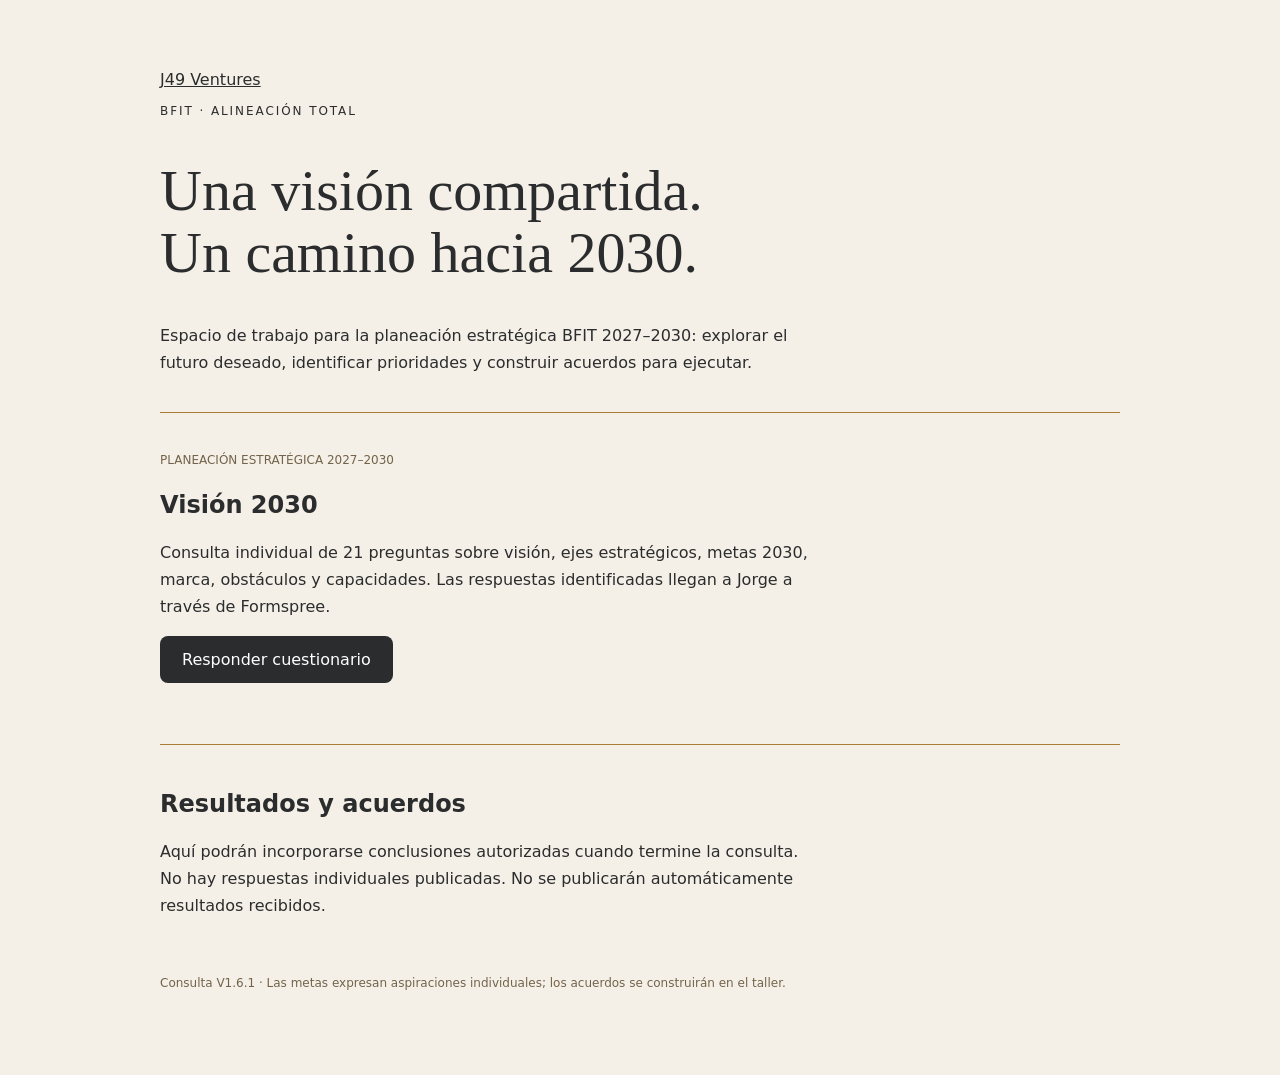
<file: RBM/index.html>
<!doctype html><html lang="es"><meta charset="utf-8"><meta name="viewport" content="width=device-width,initial-scale=1"><meta name="robots" content="noindex,nofollow"><title>J49 / BFIT · Planeación estratégica</title><style>body{background:#f5f0e7;color:#2b2c2d;font-family:system-ui,sans-serif;margin:0}main{max-width:960px;margin:auto;padding:70px 24px}a{color:inherit}.eyebrow{letter-spacing:.16em;font-size:12px}h1{font-family:Georgia,serif;font-weight:400;font-size:clamp(36px,6vw,58px);line-height:1.06;max-width:700px}p{line-height:1.7;max-width:650px}.card{border-top:1px solid #aa7c35;padding:25px 0;margin-top:36px}.button{display:inline-block;background:#2b2c2d;color:#fff;padding:14px 22px;border-radius:8px;text-decoration:none}.status{font-size:12px;color:#73634b}</style><main><a href="/">J49 Ventures</a><p class="eyebrow">BFIT · ALINEACIÓN TOTAL</p><h1>Una visión compartida.<br>Un camino hacia 2030.</h1><p>Espacio de trabajo para la planeación estratégica BFIT 2027–2030: explorar el futuro deseado, identificar prioridades y construir acuerdos para ejecutar.</p><div class="card"><p class="status">PLANEACIÓN ESTRATÉGICA 2027–2030</p><h2>Visión 2030</h2><p>Consulta individual de 21 preguntas sobre visión, ejes estratégicos, metas 2030, marca, obstáculos y capacidades. Las respuestas identificadas llegan a Jorge a través de Formspree.</p><a class="button" href="AlineacionTotal/vision2030/">Responder cuestionario</a></div><div class="card"><h2>Resultados y acuerdos</h2><p>Aquí podrán incorporarse conclusiones autorizadas cuando termine la consulta. No hay respuestas individuales publicadas. No se publicarán automáticamente resultados recibidos.</p></div><p class="status">Consulta V1.6.1 · Las metas expresan aspiraciones individuales; los acuerdos se construirán en el taller.</p></main></html>
</file>
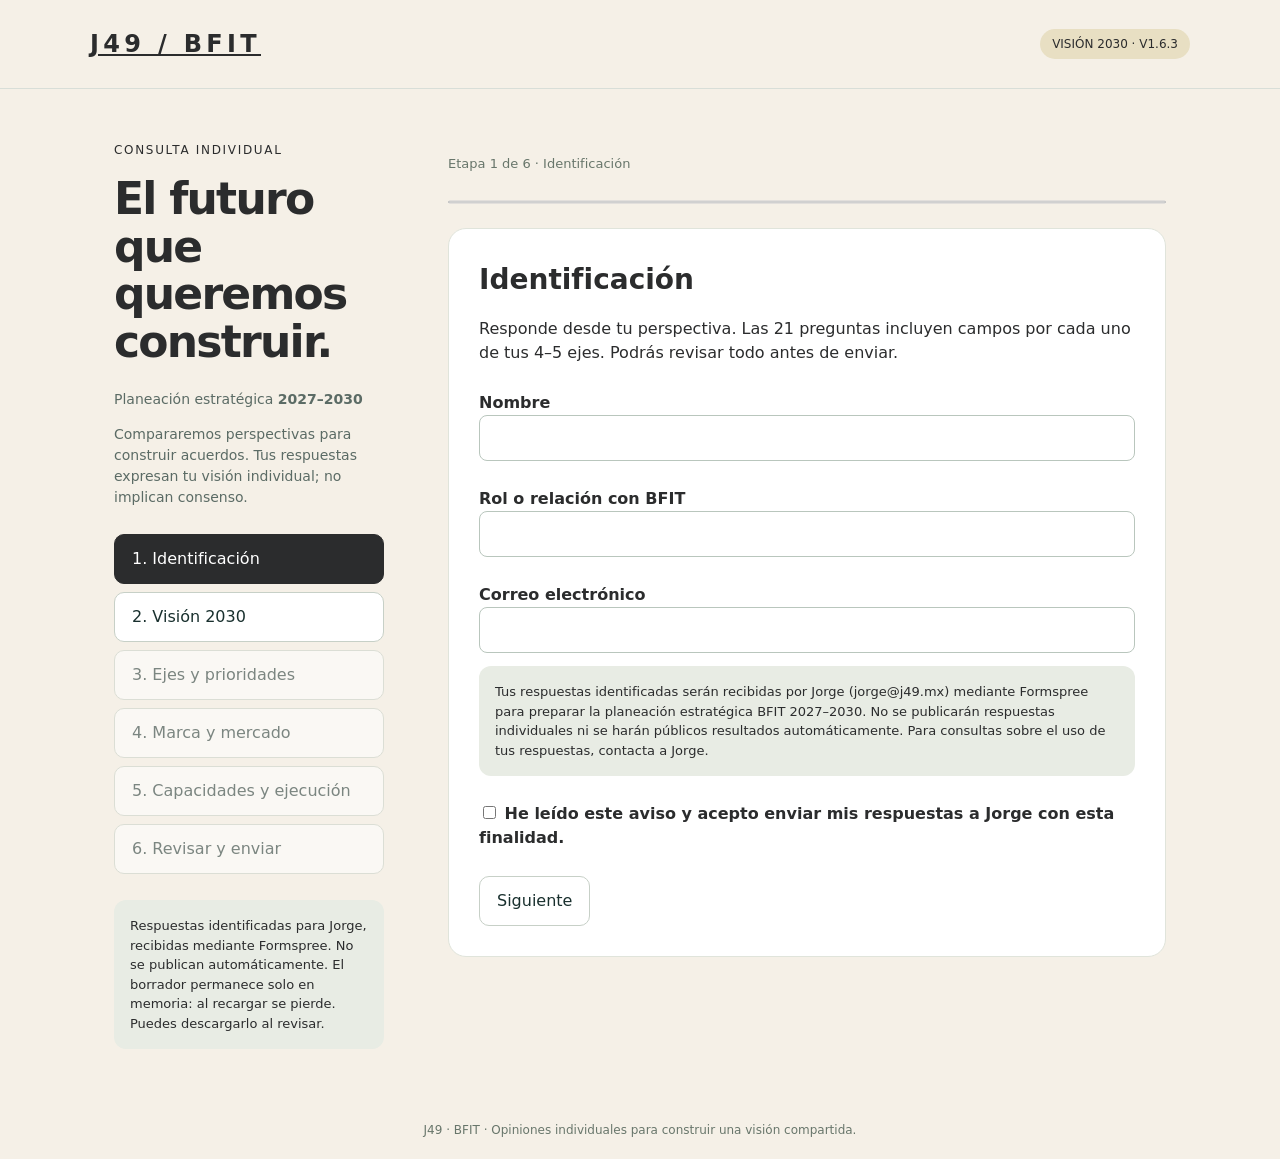
<file: RBM/AlineacionTotal/vision2030/index.html>
<!doctype html><html lang="es"><meta charset="utf-8"><meta name="viewport" content="width=device-width, initial-scale=1"><meta http-equiv="Content-Security-Policy" content="default-src 'none'; style-src 'unsafe-inline'; script-src 'unsafe-inline'; connect-src https://formspree.io; img-src 'none'; form-action https://formspree.io; base-uri 'none'"><title>BFIT · Alineación Total · Visión 2030</title><style>
:root{font-family:system-ui,-apple-system,sans-serif;color:#2b2c2d;background:#f5f0e7;line-height:1.5}*{box-sizing:border-box}body{margin:0}header{padding:26px max(24px,calc((100vw - 1100px)/2));border-bottom:1px solid #d8ded8;display:flex;justify-content:space-between;align-items:center}header strong{letter-spacing:.18em;font-size:24px}.tag{font-size:12px;background:#e8dfc3;border-radius:20px;padding:6px 12px}main{max-width:1100px;margin:auto;padding:52px 24px;display:grid;grid-template-columns:270px 1fr;gap:64px}h1{font-size:44px;line-height:1.08;letter-spacing:-.04em;margin:16px 0 24px}h2{font-size:28px;margin:0 0 8px}aside p{color:#5b6b65;font-size:14px}.eyebrow{font-size:12px;text-transform:uppercase;letter-spacing:.14em}.note{padding:16px;background:#e8ece4;border-radius:12px;font-size:13px}nav{display:grid;gap:8px;margin:26px 0}button{font:inherit;cursor:pointer;border:1px solid #c7d0c7;border-radius:10px;padding:12px 17px;background:white;color:#19302e}nav button{text-align:left}nav button[aria-current=step],.primary{background:#2b2c2d;color:#fff;border-color:#2b2c2d}section{background:#fff;padding:30px;border:1px solid #e0e4db;border-radius:18px}label{display:block;margin:26px 0 10px;font-weight:600;font-size:16px}textarea{width:100%;min-height:140px;resize:vertical;font:inherit;border:1px solid #b9c6bd;border-radius:10px;padding:15px;color:inherit}textarea:focus,button:focus-visible{outline:3px solid #c5a352;outline-offset:3px}.actions{display:flex;gap:10px;justify-content:space-between;margin-top:26px}.muted{color:#68766b;font-size:13px}progress{width:100%;height:6px;accent-color:#36584a;margin:12px 0 20px}.review-answer{white-space:pre-wrap;overflow-wrap:anywhere;padding:12px;background:#f6f7f2;border-radius:8px}.warning{border-left:3px solid #b28c35;padding-left:12px}footer{font-size:12px;text-align:center;padding:20px;color:#68766b}@media(max-width:760px){main{display:block;padding:24px 16px}h1{font-size:36px}nav{grid-template-columns:repeat(2,1fr)}section{padding:22px}aside{margin-bottom:28px}header{padding:18px}.tag{font-size:10px}}
[hidden]{display:none!important}input,select{font:inherit;max-width:100%;padding:10px;border:1px solid #b9c6bd;border-radius:8px}input[type=text],input[type=email]{width:100%}fieldset{border:0;padding:0;margin:30px 0}legend{font-weight:650;font-size:18px}fieldset label{font-weight:400;font-size:15px;margin:10px 0}.rank{display:flex;align-items:center;gap:8px;margin:8px 0}.rank span{flex:1}.rank button{padding:7px 12px}a{color:inherit}#error{color:#973b21;white-space:pre-line}.hidden{display:none}.qnote{font-size:13px;color:#5b6b65}button:disabled{opacity:.55;cursor:default}@media(max-width:400px){header strong{font-size:19px}.rank{flex-wrap:wrap}h1{font-size:32px}}</style><header><strong><a href="/RBM/">J49 / BFIT</a></strong><span class="tag">VISIÓN 2030 · V1.6.3</span></header><main><aside><div class="eyebrow">Consulta individual</div><h1>El futuro que queremos construir.</h1><p>Planeación estratégica <strong>2027–2030</strong></p><p>Compararemos perspectivas para construir acuerdos. Tus respuestas expresan tu visión individual; no implican consenso.</p><nav id="nav" aria-label="Bloques del cuestionario"></nav><div class="note">Respuestas identificadas para Jorge, recibidas mediante Formspree. No se publican automáticamente. El borrador permanece solo en memoria: al recargar se pierde. Puedes descargarlo al revisar.</div></aside><div><p id="status" class="muted"></p><progress id="progress" max="5" value="0" aria-label="Etapa actual"></progress><form id="form" novalidate><section id="panel"></section><p id="error" role="alert"></p></form><noscript>Activa JavaScript para responder el cuestionario.</noscript></div></main><footer>J49 · BFIT · Opiniones individuales para construir una visión compartida.</footer><script>const Q=[{"title": "Si a finales de 2030 logramos lo que queríamos, ¿cómo se ve BFIT?", "type": "text", "opts": null, "max": 1, "note": "Describe su tamaño, marcas, posición en el mercado y resultados. Si tienes una referencia de ventas o rentabilidad, puedes incluir una cifra o rango."}, {"title": "¿Qué tipo de crecimiento debería priorizar BFIT?", "type": "choice", "opts": ["Vender más de los productos actuales", "Llegar a nuevos consumidores", "Entrar o crecer en nuevos canales", "Desarrollar nuevas categorías o productos", "Expandirse a nuevos mercados geográficos", "Consolidar lo actual antes de expandirse", "Otro"], "max": 2, "note": ""}, {"title": "¿Qué equilibrio debería buscar BFIT entre crecimiento y rentabilidad?", "type": "choice", "opts": ["Priorizar crecimiento, aceptando una menor rentabilidad temporal", "Crecer y mejorar rentabilidad al mismo tiempo", "Priorizar rentabilidad y crecer a un ritmo más moderado", "Primero fortalecer la operación y después acelerar", "Otro"], "max": 1, "note": ""}, {"title": "¿Cómo debería funcionar la organización en 2030?", "type": "text", "opts": null, "max": 1, "note": "Piensa en el equipo, liderazgo, procesos y qué tanto debería depender de los socios. ¿Qué tendría que cambiar respecto a hoy y qué convendría conservar?"}, {"title": "¿Cuáles son los 4 o 5 ejes indispensables para llevar a BFIT a su visión 2030?", "type": "axes", "opts": ["Crecimiento y expansión comercial", "Rentabilidad y fortaleza financiera", "Marca y posicionamiento", "Consumidor y experiencia", "Portafolio e innovación", "Calidad y cadena de suministro", "Procesos y excelencia operativa", "Información y tecnología", "Talento, cultura y liderazgo", "Impacto social y sostenibilidad", "Otro"], "max": 5, "note": "Selecciona mínimo 4 y máximo 5. Ordena TODOS de mayor a menor prioridad, sin empates. Otro cuenta como un eje y exige especificar."}, {"title": "Para cada eje que elegiste: ¿qué resultado debería haber alcanzado BFIT al cierre de 2030 y cómo sabríamos que lo logró?", "type": "goals", "opts": null, "max": 1, "note": "Son aspiraciones individuales, no metas aprobadas. Los indicadores representan una parte de cada eje. La única referencia 2026 aportada por Jorge es ventas de 200 MDP; no se han verificado otras bases. Las definiciones y medición se acordarán en el taller."}, {"title": "¿Cuáles son los tres obstáculos más importantes para alcanzar esa visión?", "type": "choice", "opts": ["Posicionamiento o conocimiento del consumidor poco claro", "Portafolio o propuesta de valor insuficientemente diferenciados", "Rentabilidad, costos o flujo de efectivo", "Ventas, distribución o desempeño de canales", "Abastecimiento, calidad o capacidad operativa", "Procesos, sistemas o información poco confiable", "Talento, liderazgo o dependencia de los socios", "Falta de prioridades, coordinación o seguimiento", "Competencia o factores externos", "Otro"], "max": 3, "note": ""}, {"title": "¿Cuál de los obstáculos que elegiste atacarías primero en los próximos seis meses?", "type": "obstacle", "opts": null, "max": 1, "note": ""}, {"title": "¿Por qué empezarías por ese obstáculo? ¿Qué cambio podría destrabar los demás?", "type": "text", "opts": null, "max": 1, "note": ""}, {"title": "¿Qué marcas accesibles han logrado crecer y ganarse la confianza del consumidor? ¿Qué hicieron y qué evidencia conoces de que funcionó?", "type": "text", "opts": null, "max": 1, "note": ""}, {"title": "Si BFIT fuera una marca del pasillo de lácteos, ¿a cuál se parecería más hoy y a cuál debería parecerse en 2030?", "type": "analogy", "opts": ["Nutri", "Lala tradicional", "Alpura Clásica", "Santa Clara", "Bové Orgánica", "Alpura Selecta", "Otra"], "max": 1, "note": "Una elección para cada momento. No es una clasificación objetiva de calidad o nivel socioeconómico: buscamos conocer tu percepción."}, {"title": "Ordena las siguientes marcas según tu percepción de cuánto compiten por el valor de su marca frente a cuánto dependen del precio para atraer al consumidor.", "type": "brands", "opts": ["Nutri", "Lala tradicional", "Alpura Clásica", "Santa Clara", "Bové Orgánica", "Alpura Selecta"], "max": 1, "note": "Ordena desde «Compite principalmente por marca, diferenciación y preferencia» hasta «Compite principalmente por precio». Este ejercicio busca conocer tu percepción, no evaluar objetivamente las marcas. Puedes discrepar de las asociaciones propuestas y precisar qué producto o línea estás considerando. Una marca puede ser accesible y tener una identidad muy fuerte."}, {"title": "¿Por qué elegiste esas referencias? ¿Qué tendría que ofrecer y demostrar BFIT para merecer la posición deseada? ¿Qué no debería imitar de esa marca?", "type": "text", "opts": null, "max": 1, "note": ""}, {"title": "¿Por qué debería elegirnos el consumidor?", "type": "choice", "opts": ["Calidad y seguridad demostrables", "Precio accesible", "Relación entre beneficios y precio", "Eficacia o beneficios funcionales", "Confianza y transparencia", "Facilidad para encontrar y comprar", "Experiencia, presentación o diseño", "Recomendación y reputación", "Otra"], "max": 3, "note": "Elige hasta tres razones que deberían distinguir a BFIT."}, {"title": "¿En qué debería invertir BFIT para posicionar la marca hacia 2030?", "type": "choice", "opts": ["Investigación del consumidor y definición de la propuesta de valor", "Identidad de marca, diseño y empaque consistentes", "Comunicación y campañas para generar conocimiento y preferencia", "Contenido y evidencia que demuestren calidad, beneficios y confianza", "Recomendación, reputación y relaciones con comunidades relevantes", "Medición de conocimiento, consideración y preferencia de marca", "Otro"], "max": 3, "note": "Elige hasta tres inversiones concretas de branding/marketing. La pregunta siguiente aborda trade y ejecución para vender más."}, {"title": "¿Qué debería priorizar BFIT para mejorar la ejecución y productividad comercial de sus canales?", "type": "choice", "opts": ["Mayor disponibilidad y presencia de productos", "Mejores exhibiciones y visibilidad en punto de venta", "Promociones con rentabilidad demostrable", "Optimización de conversión en marketplaces y ecommerce", "Mejor coordinación entre campañas, inventario y canales", "Medición de sell-out y rentabilidad por activación", "Otro"], "max": 3, "note": ""}, {"title": "¿Qué estamos dando por hecho sobre el consumidor, la marca o la competencia que deberíamos cuestionar? ¿Qué evidencia te haría cambiar de opinión?", "type": "text", "opts": null, "max": 1, "note": ""}, {"title": "¿Cómo debería adaptarse nuestra oferta entre canales?", "type": "choice", "opts": ["Mantener el mismo surtido y propuesta", "Mantener la propuesta y adaptar productos o presentaciones", "Adaptar también precios y condiciones según el canal", "Crear ofertas diferenciadas por canal", "Otro"], "max": 1, "note": ""}, {"title": "¿Qué capacidades necesita desarrollar BFIT para lograr la visión?", "type": "choice", "opts": ["Entender al consumidor y al mercado", "Desarrollar productos y gestionar el portafolio", "Construir y gestionar marcas", "Vender y administrar canales", "Abastecimiento, calidad y operación", "Información, sistemas y análisis", "Planeación financiera y uso del capital", "Liderazgo, delegación y desarrollo de equipo", "Gestión de proyectos y seguimiento", "Otra"], "max": 3, "note": ""}, {"title": "¿Qué ritmo de ejecución consideras más adecuado?", "type": "choice", "opts": ["Fortalecer capacidades primero y después acelerar", "Crecer mientras fortalecemos capacidades, con límites claros", "Acelerar desde el inicio incorporando recursos", "Probar primero en productos o canales delimitados", "Definir un ritmo diferente para cada eje", "Otro"], "max": 1, "note": ""}, {"title": "Imagina que estamos cerrando 2030 y BFIT alcanzó la visión que propusiste. ¿Cuáles serían los tres logros más importantes que te harían decir que estos cuatro años realmente transformaron la empresa?", "type": "text", "opts": null, "max": 1, "note": "Para cada logro, explica brevemente qué cambió respecto a 2026."}];const AXES=["Crecimiento y expansión comercial", "Rentabilidad y fortaleza financiera", "Marca y posicionamiento", "Consumidor y experiencia", "Portafolio e innovación", "Calidad y cadena de suministro", "Procesos y excelencia operativa", "Información y tecnología", "Talento, cultura y liderazgo", "Impacto social y sostenibilidad", "Otro"];const BRANDS=["Nutri", "Lala tradicional", "Alpura Clásica", "Santa Clara", "Bové Orgánica", "Alpura Selecta"];const GOALS=[["¿Qué nivel de ventas anuales debería alcanzar BFIT al cierre de 2030?", ["200 a menos de 300 MDP", "300 a menos de 400 MDP", "400 a menos de 500 MDP", "500 a menos de 700 MDP", "700 a menos de 1,000 MDP", "1,000 MDP o más"]], ["¿Qué margen EBITDA sobre ventas debería alcanzar BFIT al cierre de 2030?", ["5% a menos de 10%", "10% a menos de 15%", "15% a menos de 20%", "20% a menos de 25%", "25% a 30%"]], ["¿Qué porcentaje del público objetivo debería considerar comprar BFIT en 2030?", ["Menos de 20%", "20 a menos de 40%", "40 a menos de 60%", "60 a menos de 80%", "80 a 100%"]], ["Al cierre de 2030, ¿qué porcentaje de consumidores debería calificar su experiencia con BFIT como muy buena o excelente?", ["Menos de 60%", "60 a menos de 70%", "70 a menos de 80%", "80 a menos de 90%", "90 a 100%"]], ["En 2030, ¿qué porcentaje de las ventas de BFIT debería provenir de productos lanzados en los últimos 18 meses que ofrezcan un beneficio o atributo diferenciado y relevante para el consumidor?", ["Menos de 10%", "10 a menos de 20%", "20 a menos de 30%", "30 a menos de 40%", "40% o más"]], ["¿Qué porcentaje de pedidos debería entregarse completo, a tiempo y sin incidencias de calidad?", ["Menos de 90%", "90 a menos de 95%", "95 a menos de 98%", "98 a menos de 99%", "99 a 100%"]], ["¿Qué porcentaje de los procesos críticos debería tener responsable, procedimiento, indicador y revisión periódica?", ["Menos de 40%", "40 a menos de 60%", "60 a menos de 80%", "80 a menos de 100%", "100%"]], ["¿Qué porcentaje de indicadores clave debería actualizarse automáticamente desde fuentes confiables y estar disponible a tiempo?", ["Menos de 40%", "40 a menos de 60%", "60 a menos de 80%", "80 a menos de 100%", "100%"]], ["¿Qué porcentaje del equipo debería evaluar favorablemente su experiencia de trabajo en una encuesta interna?", ["Menos de 60%", "60 a menos de 70%", "70 a menos de 80%", "80 a menos de 90%", "90 a 100%"]], ["¿Cuántas personas debería beneficiar BFIT durante 2030 con un resultado social comprobable?", ["Ninguna", "1–99", "100–499", "500–999", "1,000–4,999", "5,000 o más"]]];
const VERSION='RBM-V1.6.3-20261118', ENDPOINT='https://formspree.io/f/xjywwbdg';
const state={identity:{},answers:{},axes:[],brands:[...BRANDS],brandConfirmed:false,goals:{}};
let current=0,sending=false,sent=false;const ref='RBM-'+crypto.randomUUID();
const blocks=[['Identificación',0,0],['Visión 2030',1,4],['Ejes y prioridades',5,9],['Marca y mercado',10,18],['Capacidades y ejecución',19,21],['Revisar y enviar',0,0]];
const panel=document.getElementById('panel'),form=document.getElementById('form');form.onsubmit=e=>e.preventDefault();
function el(tag,text,cls){const n=document.createElement(tag);if(text!==undefined)n.textContent=text;if(cls)n.className=cls;return n}
function button(text,fn){const b=el('button',text);b.type='button';b.onclick=fn;return b}
function input(parent,label,value,set,type='text'){const l=el('label',label);const n=el(type==='textarea'?'textarea':'input');if(type!=='textarea')n.type=type;n.value=value||'';n.maxLength=type==='textarea'?12000:250;n.setAttribute('aria-label',label);n.oninput=()=>set(n.value);l.append(n);parent.append(l);return n}
function otherBox(parent,a){const l=el('label','Especifica tu respuesta (obligatorio)');const n=el('input');n.type='text';n.maxLength=1000;n.value=a.other||'';n.setAttribute('aria-label','Especifica tu respuesta (obligatorio)');n.oninput=()=>a.other=n.value;l.append(n);l.hidden=!(a.values||[]).some(v=>/^Otr[oa]/.test(v));parent.append(l);return l}
function choices(parent,opts,a,max=1,onChange){a.values=a.values||[];const wrap=el('div');parent.append(wrap);let box;opts.forEach((v,i)=>{const l=el('label');const c=el('input');c.type=max===1?'radio':'checkbox';c.name='group-'+parent.id;c.value=v;c.checked=a.values.includes(v);c.onchange=()=>{if(max===1)a.values=[v];else if(c.checked){if(a.values.length>=max){c.checked=false;document.getElementById('error').textContent='Elige como máximo '+max+' opciones.';return}a.values.push(v)}else a.values=a.values.filter(x=>x!==v);if(box)box.hidden=!a.values.some(x=>/^Otr[oa]/.test(x));if(onChange)onChange();};l.append(c,document.createTextNode(' '+v));wrap.append(l)});box=otherBox(parent,a)}
function rank(parent,list,change){const host=el('div');function draw(){host.replaceChildren();list.forEach((v,i)=>{const row=el('div',undefined,'rank');row.append(el('span',(i+1)+'. '+v));for(const [delta,label] of [[-1,'Subir'],[1,'Bajar']]){const b=button(label,()=>{[list[i],list[i+delta]]=[list[i+delta],list[i]];change();draw()});b.disabled=i+delta<0||i+delta>=list.length;b.setAttribute('aria-label',label+' '+v);row.append(b)}host.append(row)})}draw();parent.append(host)}
function answer(n){return state.answers[n]||(state.answers[n]={})}
function renderQuestion(n){const q=Q[n-1],a=answer(n),f=el('fieldset');f.id='q'+n;f.append(el('legend',n+'. '+q.title));if(q.note)f.append(el('p',q.note,'qnote'));if(q.type==='text')input(f,'Tu respuesta',a.text,v=>a.text=v,'textarea');
else if(q.type==='choice') {f.append(el('p',n===7?'Elige exactamente tres obstáculos.':q.max===1?'Elige una opción.':'Elige de una a '+q.max+' opciones.','qnote'));choices(f,q.opts,a,q.max,()=>{if(n===7){const b=answer(8);if(b.values&&!a.values.includes(b.values[0]))b.values=[];render()}})}
else if(q.type==='axes'){a.values=state.axes;choices(f,AXES,a,5,()=>{state.axes=a.values;render()});rank(f,state.axes,()=>{});}
else if(q.type==='goals'){if(!state.axes.length)f.append(el('p','Selecciona primero tus ejes en la pregunta 5.'));state.axes.forEach(axis=>{const i=AXES.indexOf(axis),g=state.goals[axis]||(state.goals[axis]={}),card=el('fieldset');card.id='goal-'+i;card.append(el('legend',axis==='Otro'?'Otro: '+(answer(5).other||'especificar'):axis));if(i===2){input(card,'Categoría prioritaria que estás evaluando (obligatorio)',g.category,v=>g.category=v);const recall=el('fieldset');recall.id='recall-2';recall.append(el('legend','Recordación espontánea'),el('p','En 2030, ¿qué porcentaje del público objetivo debería mencionar espontáneamente a BFIT al preguntarle qué marcas conoce de la categoría prioritaria que indicaste?'));choices(recall,[...GOALS[2][1],'Otra meta'],g.recall||(g.recall={}));card.append(recall,el('p','Comprobar mediante un estudio periódico de salud de marca entre consumidores del público objetivo, incluyendo no compradores. Preguntar primera mención y otras marcas recordadas antes de mostrar nombres o logotipos; después medir consideración de compra y asociaciones con confianza, calidad y precio accesible. Los rangos son aspiraciones propuestas, sin una base actual verificada.','qnote'),el('h4','Consideración de compra'))}if(i===4)card.append(el('p','Considera productos con una diferencia reconocible frente a las alternativas del mercado, más allá de competir por precio o cambiar el empaque.','qnote'));if(i<10){card.append(el('p',GOALS[i][0]));choices(card,[...GOALS[i][1],'Otra meta'],g)}else input(card,'Resultado esperado para 2030',g.text,v=>g.text=v,'textarea');input(card,i===4?'¿Qué considerarías una innovación diferenciada y qué evidencia demostraría que el consumidor reconoce y valora esa diferencia?':i===3?'¿Qué tendría que ofrecer BFIT para merecer esa calificación y cómo comprobaríamos que la alcanzamos?':i===9?'¿Qué cambio queremos generar y cómo lo comprobaríamos?':'¿Cómo comprobaríamos que se logró? Define la evidencia o medición.',g.evidence,v=>g.evidence=v,'textarea');f.append(card)})}
else if(q.type==='obstacle'){choices(f,[...(answer(7).values||[])],a)}
else if(q.type==='analogy'){for(const moment of ['Hoy','2030']){const sub=el('fieldset');sub.id='analogy-'+moment;sub.append(el('legend','BFIT '+moment));choices(sub,q.opts,a[moment]||(a[moment]={}));f.append(sub)}}
else if(q.type==='brands'){rank(f,state.brands,()=>state.brandConfirmed=true);const l=el('label'),c=el('input');c.type='checkbox';c.checked=state.brandConfirmed;c.onchange=()=>state.brandConfirmed=c.checked;l.append(c,document.createTextNode(' Confirmo este orden como mi percepción, de la marca hacia el precio.'));f.append(l);input(f,'Aclaración sobre productos o líneas (opcional)',a.comment,v=>a.comment=v)}
panel.append(f)}
function validChoice(a,opts,max=1){return !!(a&&Array.isArray(a.values)&&a.values.length>0&&a.values.length<=max&&new Set(a.values).size===a.values.length&&(!opts||a.values.every(v=>opts.includes(v)))&&(!a.values.some(v=>/^Otr[oa]/.test(v))||!!(a.other||'').trim()))}
function errors(step){const e=[];if(step===0){if(!state.identity.name?.trim())e.push('Escribe tu nombre.');if(!state.identity.role?.trim())e.push('Escribe tu rol o relación con BFIT.');if(!/^[^\s@]+@[^\s@]+\.[^\s@]+$/.test(state.identity.email||''))e.push('Escribe un correo válido.');if(!state.identity.consent)e.push('Confirma que conoces el tratamiento de tus respuestas.');return e}const b=blocks[step];for(let n=b[1];n<=b[2];n++){const q=Q[n-1],a=answer(n);let ok=true;if(q.type==='text')ok=!!a.text?.trim();else if(['choice','obstacle'].includes(q.type))ok=validChoice(a,q.type==='obstacle'?(answer(7).values||[]):q.opts,q.max);if(n===7)ok=ok&&a.values.length===3;if(q.type==='axes')ok=state.axes.length>=4&&state.axes.length<=5&&new Set(state.axes).size===state.axes.length&&validChoice(a,AXES,5)&&JSON.stringify(a.values)===JSON.stringify(state.axes);if(q.type==='goals')ok=state.axes.length>=4&&state.axes.every(x=>{const g=state.goals[x];return AXES.includes(x)&&g&&(AXES.indexOf(x)!==2||(!!g.category?.trim()&&validChoice(g.recall,[...GOALS[2][1],'Otra meta'])))&&!!g.evidence?.trim()&&(x==='Otro'?!!g.text?.trim():validChoice(g,[...GOALS[AXES.indexOf(x)][1],'Otra meta']))});if(q.type==='analogy')ok=validChoice(a.Hoy,q.opts)&&validChoice(a['2030'],q.opts);if(q.type==='brands')ok=state.brandConfirmed&&state.brands.length===6&&new Set(state.brands).size===6&&state.brands.every(x=>BRANDS.includes(x));if(!ok)e.push('Completa la pregunta '+n+' y los campos obligatorios.')}return e}
function cleanChoice(a){const c=structuredClone(a);if(!c.values?.some(v=>/^Otr[oa]/.test(v)))delete c.other;return c}
function cleanGoal(g){const c=cleanChoice(g);if(c.recall)c.recall=cleanChoice(c.recall);return c}
function snapshot(){const a=structuredClone(state);a.axes=[...state.axes];a.goals=Object.fromEntries(a.axes.map(axis=>[axis,cleanGoal(a.goals[axis]||{})]));for(const [key,value] of Object.entries(a.answers)){if(value.values)a.answers[key]=cleanChoice(value);if(Q[Number(key)-1]?.type==='analogy'){for(const moment of ['Hoy','2030'])if(value[moment])a.answers[key][moment]=cleanChoice(value[moment])}}return {version:VERSION,submission_id:ref,...a}}
function download(){const url=URL.createObjectURL(new Blob([JSON.stringify(snapshot(),null,2)],{type:'application/json'}));const a=el('a');a.href=url;a.download='RBM-V1.6-borrador.json';a.click();setTimeout(()=>URL.revokeObjectURL(url),1000)}
function go(i){current=i;render();panel.querySelector('h2').focus();window.scrollTo({top:0,behavior:'instant'})}
function next(){const e=errors(current);document.getElementById('error').textContent=e.join('\n');if(!e.length)go(current+1)}
function reviewList(parent,values,ordered=false,other=''){const list=el(ordered?'ol':'ul');for(const value of values||[]){const text=/^Otr[oa]/.test(value)&&other?value+': '+other:value;list.append(el('li',text))}if(!list.children.length)parent.append(el('p','Sin respuesta.'));else parent.append(list)}
function reviewAnswer(n){const q=Q[n-1],a=state.answers[n]||{},box=el('div',undefined,'review-answer');
if(q.type==='text')box.append(el('p',a.text||'Sin respuesta.'));
else if(q.type==='axes')reviewList(box,state.axes,true,a.other);
else if(q.type==='brands'){reviewList(box,state.brands,true);if(a.comment)box.append(el('p','Aclaración: '+a.comment))}
else if(q.type==='analogy'){for(const moment of ['Hoy','2030']){box.append(el('h4','BFIT '+moment));const v=a[moment]||{};reviewList(box,v.values,false,v.other)}}
else if(q.type==='goals'){for(const axis of state.axes){const g=state.goals[axis]||{};box.append(el('h4',axis==='Otro'?'Otro: '+(state.answers[5]?.other||''):axis));if(axis===AXES[2]){box.append(el('p','Categoría: '+(g.category||'Sin respuesta.')),el('p','Meta de recordación espontánea:'));reviewList(box,g.recall?.values,false,g.recall?.other);box.append(el('p','Meta de consideración de compra:'))}else box.append(el('p','Meta para 2030:'));if(axis==='Otro')box.append(el('p',g.text||'Sin respuesta.'));else reviewList(box,g.values,false,g.other);box.append(el('p','Evidencia de cumplimiento: '+(g.evidence||'Sin respuesta.')))}}
else reviewList(box,a.values,false,a.other);return box}
function render(){document.getElementById('error').textContent='';document.getElementById('status').textContent='Etapa '+(current+1)+' de 6 · '+blocks[current][0];document.getElementById('progress').value=current;const nav=document.getElementById('nav');nav.replaceChildren();blocks.forEach((b,i)=>{const n=button((i+1)+'. '+b[0],()=>{if(i<=current)go(i);else next()});n.disabled=i>current+1;if(i===current)n.setAttribute('aria-current','step');nav.append(n)});panel.replaceChildren();const h=el('h2',blocks[current][0]);h.tabIndex=-1;panel.append(h);if(current===0){panel.append(el('p','Responde desde tu perspectiva. Las 21 preguntas incluyen campos por cada uno de tus 4–5 ejes. Podrás revisar todo antes de enviar.'));input(panel,'Nombre',state.identity.name,v=>state.identity.name=v);input(panel,'Rol o relación con BFIT',state.identity.role,v=>state.identity.role=v);input(panel,'Correo electrónico',state.identity.email,v=>state.identity.email=v,'email');panel.append(el('p','Tus respuestas identificadas serán recibidas por Jorge (jorge@j49.mx) mediante Formspree para preparar la planeación estratégica BFIT 2027–2030. No se publicarán respuestas individuales ni se harán públicos resultados automáticamente. Para consultas sobre el uso de tus respuestas, contacta a Jorge.','note'));const l=el('label'),c=el('input');c.type='checkbox';c.checked=!!state.identity.consent;c.onchange=()=>state.identity.consent=c.checked;l.append(c,document.createTextNode(' He leído este aviso y acepto enviar mis respuestas a Jorge con esta finalidad.'));panel.append(l)}else if(current<5){for(let n=blocks[current][1];n<=blocks[current][2];n++)renderQuestion(n)}else {panel.append(el('p','Revisa tus respuestas. Puedes volver a cada bloque para corregirlas.'));const info=el('div',undefined,'review-answer');info.textContent=state.identity.name+' · '+state.identity.role+' · '+state.identity.email;panel.append(info);Q.forEach((q,i)=>{panel.append(el('h3',(i+1)+'. '+q.title));panel.append(reviewAnswer(i+1))});panel.append(button('Descargar mi borrador',download));const send=button(sent?'Respuesta recibida':'Enviar a Jorge',()=>submit(send));send.className='primary';send.disabled=sent||sending;panel.append(send,el('p','Referencia: '+ref,'muted'))}const actions=el('div',undefined,'actions');if(current>0)actions.append(button('Anterior',()=>go(current-1)));if(current<5)actions.append(button(current===4?'Revisar respuestas':'Siguiente',next));panel.append(actions)}
async function submit(b){if(sending||sent)return;for(let i=0;i<5;i++){const e=errors(i);if(e.length){go(i);document.getElementById('error').textContent=e.join('\n');return}}sending=true;b.disabled=true;b.textContent='Enviando…';try{const r=await fetch(ENDPOINT,{method:'POST',headers:{'Accept':'application/json','Content-Type':'application/json'},body:JSON.stringify({_subject:'RBM · Visión 2030 · '+ref,email:state.identity.email,...snapshot()})});const data=await r.json();if(!r.ok||data.ok!==true)throw Error('Sin confirmación');sent=true;b.textContent='Respuesta recibida';panel.append(el('p','Formspree confirmó la recepción. Gracias. Referencia: '+ref,'note'))}catch(e){b.disabled=false;b.textContent='Reintentar con la misma referencia';document.getElementById('error').textContent='No pudimos confirmar la recepción. Tus respuestas siguen en esta sesión. Descarga tu borrador y consulta con Jorge la referencia '+ref+' antes de reintentar.'}finally{sending=false}}
render();
</script></html>
</file>
<file: styles.css>
:root {
  --ivory: #f5f0e7;
  --ink: #2b2c2d;
  --muted: #77736d;
  --line: #d2c9bb;
  --gold: #aa7c35;
  --serif: "Cormorant Garamond", Georgia, serif;
  --sans: "Manrope", "Helvetica Neue", Arial, sans-serif;
}

* { box-sizing: border-box; }

html { min-height: 100%; }

body {
  min-height: 100%;
  margin: 0;
  background: var(--ivory);
  color: var(--ink);
  font-family: var(--sans);
  -webkit-font-smoothing: antialiased;
}

body::before,
body::after {
  position: fixed;
  z-index: -1;
  width: 30rem;
  height: 30rem;
  border: 1px solid rgba(170, 124, 53, 0.055);
  content: "";
  pointer-events: none;
  transform: rotate(45deg);
}

body::before { top: -21rem; right: -11rem; }
body::after { bottom: -24rem; left: -16rem; }

.page-shell {
  display: grid;
  min-height: 100svh;
  grid-template-rows: auto 1fr auto;
  padding: clamp(1.5rem, 3vw, 3rem) clamp(1.4rem, 5vw, 5.5rem) clamp(1.25rem, 2.5vw, 2.5rem);
}

.site-header { display: flex; align-items: flex-start; }

.brand {
  display: inline-flex;
  align-items: center;
  gap: 1rem;
  color: inherit;
  text-decoration: none;
}

.brand-mark {
  display: grid;
  width: 3.15rem;
  height: 3.15rem;
  place-items: center;
  border: 1px solid var(--ink);
  transform: rotate(45deg);
}

.brand-mark__inner {
  display: grid;
  width: 2.15rem;
  height: 2.15rem;
  place-items: center;
  border: 1px solid var(--line);
}

.brand-mark__inner span {
  font-family: var(--sans);
  font-size: 0.62rem;
  font-weight: 600;
  letter-spacing: 0.07em;
  transform: rotate(-45deg);
}

.brand-copy { display: grid; gap: 0.2rem; }
.brand-name { font-size: 0.76rem; font-weight: 600; letter-spacing: 0.2em; text-transform: uppercase; }
.brand-type { color: var(--muted); font-size: 0.58rem; letter-spacing: 0.16em; text-transform: uppercase; }

.hero {
  display: grid;
  width: 100%;
  place-items: center;
  padding: clamp(4rem, 10vh, 8rem) 0;
}

.hero__content {
  width: min(100%, 49rem);
  margin: 0 auto;
  text-align: center;
}

.eyebrow {
  margin: 0 0 1.5rem;
  color: var(--gold);
  font-size: 0.66rem;
  font-weight: 600;
  letter-spacing: 0.29em;
  text-transform: uppercase;
}

h1 {
  max-width: 48rem;
  margin: 0 auto;
  font-family: var(--serif);
  font-size: clamp(3.6rem, 8vw, 7rem);
  font-weight: 400;
  letter-spacing: -0.035em;
  line-height: 0.88;
  text-wrap: balance;
}

.gold-rule { width: 3rem; height: 1px; margin: 2.25rem auto; background: var(--gold); }

.intro {
  max-width: 39rem;
  margin: 0 auto;
  color: var(--muted);
  font-size: clamp(0.9rem, 1.15vw, 1.05rem);
  line-height: 1.9;
  text-wrap: balance;
}

.contact {
  display: inline-flex;
  align-items: center;
  gap: 0.55rem;
  margin-top: 2rem;
  border-bottom: 1px solid var(--line);
  color: var(--ink);
  font-size: 0.72rem;
  font-weight: 600;
  letter-spacing: 0.13em;
  line-height: 2.1;
  text-decoration: none;
  text-transform: uppercase;
  transition: border-color 180ms ease, color 180ms ease;
}

.contact:hover,
.contact:focus-visible { border-color: var(--gold); color: var(--gold); }

.site-footer {
  display: flex;
  justify-content: space-between;
  gap: 1rem;
  border-top: 1px solid var(--line);
  padding-top: 1rem;
  color: var(--muted);
  font-size: 0.58rem;
  letter-spacing: 0.13em;
  text-transform: uppercase;
}

@media (max-width: 640px) {
  .page-shell { padding: 1.5rem 1.25rem 1.25rem; }
  .brand-mark { width: 2.7rem; height: 2.7rem; }
  .brand-mark__inner { width: 1.8rem; height: 1.8rem; }
  .brand-copy { gap: 0.1rem; }
  h1 { font-size: clamp(3.35rem, 16vw, 4.8rem); line-height: 0.92; }
  .hero { padding: 4.5rem 0; }
  .intro { max-width: 31rem; font-size: 0.88rem; line-height: 1.75; }
  .site-footer { align-items: flex-start; flex-direction: column; }
}

@media (prefers-reduced-motion: reduce) {
  *, *::before, *::after { scroll-behavior: auto !important; transition: none !important; }
}
</file>
<file: bfit-admin/form.css>
:root{--ivory:#f5f0e7;--ink:#2b2c2d;--muted:#625f59;--line:#d2c9bb;--gold:#82602c;--serif:'Cormorant Garamond',Georgia,serif;--sans:Manrope,Arial,sans-serif}*{box-sizing:border-box}body{margin:0;background:var(--ivory);color:var(--ink);font:1rem/1.65 var(--sans)}header,main,footer{width:min(1120px,calc(100% - 3rem));margin:auto}header{padding:2.3rem 0;display:flex;align-items:center;justify-content:space-between;gap:1.5rem}.brand{display:flex;align-items:center;gap:1.25rem;color:inherit;text-decoration:none}.brand-mark{display:grid;place-items:center;width:3rem;height:3rem;border:1px solid;transform:rotate(45deg)}.brand-mark__inner{display:grid;place-items:center;width:2.1rem;height:2.1rem;border:1px solid var(--line)}.brand-mark__inner span{font-size:.65rem;transform:rotate(-45deg)}.brand-name,.brand-type{display:block;text-transform:uppercase;letter-spacing:.15em}.brand-name{font-size:.9rem}.brand-type{font-size:.75rem;color:var(--muted)}.project{font-size:.9rem;color:var(--gold)}main{padding:1rem 0 3rem}.eyebrow{text-transform:uppercase;letter-spacing:.16em;font-size:.85rem;color:var(--gold);margin-bottom:.3rem}h1{font:500 clamp(2.5rem,5vw,3.6rem)/1.1 var(--serif);margin:.4rem 0 1rem}h2{font:500 2.2rem/1.2 var(--serif);margin:.6rem 0 1.5rem}h3,legend{font:600 1.12rem/1.5 var(--sans)}.intro{max-width:850px}.privacy,.hint{color:var(--muted);font-size:.9rem}.notice{border-left:3px solid var(--gold);padding:1rem;background:#eee3ce}nav{display:flex;flex-wrap:wrap;gap:.5rem;border-bottom:1px solid var(--line);padding:1.5rem 0}button{font:600 .95rem var(--sans);padding:.8rem 1.2rem;cursor:pointer;border:1px solid var(--ink);background:var(--ink);color:var(--ivory);border-radius:4px;min-height:44px}button.secondary,nav button{background:transparent;color:var(--ink)}nav button{font-size:.85rem;padding:.6rem .8rem;border-color:var(--line)}nav button[aria-current=step]{border-color:var(--gold);background:#e8ddc9}button:disabled{opacity:.5;cursor:not-allowed}:focus-visible{outline:3px solid var(--gold);outline-offset:3px}.progress-row{display:flex;align-items:center;gap:2rem;justify-content:space-between;padding:1.2rem 0;color:var(--muted);font-size:.9rem}progress{width:220px;max-width:45%;height:8px;accent-color:var(--gold)}.question{border:0;border-bottom:1px solid var(--line);padding:1.3rem 0 2rem;margin:0 0 1rem;min-width:0}.question legend{padding:0;max-width:100%}.question>p{margin:.5rem 0 1rem;color:var(--muted)}label{display:block;font-size:.95rem}input:not([type=checkbox]):not([type=range]),textarea,select{display:block;width:100%;background:#fffdf9;color:var(--ink);font:inherit;border:1px solid #a69b8c;border-radius:4px;padding:.7rem;margin-top:.4rem}textarea{min-height:110px;resize:vertical}input[type=range]{width:100%;accent-color:var(--gold);min-height:40px}.check{display:flex;align-items:flex-start;gap:.7rem;margin:.7rem 0}.check input{width:20px;height:20px;flex-shrink:0;accent-color:var(--gold)}.repeat-row{border-left:2px solid var(--line);padding:1rem 1.2rem;margin:1rem 0;background:#f0eade}.row-fields{display:grid;grid-template-columns:repeat(2,minmax(0,1fr));gap:1rem}.repeat-row button{margin-top:1rem}.slider{margin:1.3rem 0}.slider-head{display:flex;justify-content:space-between;gap:1rem;align-items:center}.slider-head input{max-width:95px}.total{font-size:1.15rem;font-weight:600}.invalid,#status.error{color:#9d3227}.actions{display:flex;gap:1rem;justify-content:space-between;padding:1rem 0}.review-item{border-bottom:1px solid var(--line);padding:1rem 0}.review-item p{white-space:pre-wrap;overflow-wrap:anywhere}.review-item h3{color:var(--gold)}footer{border-top:1px solid var(--line);padding:1.5rem 0;color:var(--muted);font-size:.85rem}[hidden]{display:none!important}@media(max-width:640px){header,main,footer{width:calc(100% - 2rem)}header{padding:1.6rem 0}.brand-name{font-size:.75rem}.project{font-size:.8rem}.row-fields{grid-template-columns:1fr}nav{gap:.35rem}nav button{padding:.55rem}.actions button{padding:.8rem}h2{font-size:1.9rem}}
</file>
<file: bfit-ceo/form.css>
:root{--ivory:#f5f0e7;--ink:#2b2c2d;--muted:#625f59;--line:#d2c9bb;--gold:#82602c;--serif:'Cormorant Garamond',Georgia,serif;--sans:Manrope,Arial,sans-serif}*{box-sizing:border-box}body{margin:0;background:var(--ivory);color:var(--ink);font:1rem/1.65 var(--sans)}header,main,footer{width:min(1120px,calc(100% - 3rem));margin:auto}header{padding:2.3rem 0;display:flex;align-items:center;justify-content:space-between;gap:1.5rem}.brand{display:flex;align-items:center;gap:1.25rem;color:inherit;text-decoration:none}.brand-mark{display:grid;place-items:center;width:3rem;height:3rem;border:1px solid;transform:rotate(45deg)}.brand-mark__inner{display:grid;place-items:center;width:2.1rem;height:2.1rem;border:1px solid var(--line)}.brand-mark__inner span{font-size:.65rem;transform:rotate(-45deg)}.brand-name,.brand-type{display:block;text-transform:uppercase;letter-spacing:.15em}.brand-name{font-size:.9rem}.brand-type{font-size:.75rem;color:var(--muted)}.project{font-size:.9rem;color:var(--gold)}main{padding:1rem 0 3rem}.eyebrow{text-transform:uppercase;letter-spacing:.16em;font-size:.85rem;color:var(--gold);margin-bottom:.3rem}h1{font:500 clamp(2.5rem,5vw,3.6rem)/1.1 var(--serif);margin:.4rem 0 1rem}h2{font:500 2.2rem/1.2 var(--serif);margin:.6rem 0 1.5rem}h3,legend{font:600 1.12rem/1.5 var(--sans)}.intro{max-width:850px}.privacy,.hint{color:var(--muted);font-size:.9rem}.notice{border-left:3px solid var(--gold);padding:1rem;background:#eee3ce}nav{display:flex;flex-wrap:wrap;gap:.5rem;border-bottom:1px solid var(--line);padding:1.5rem 0}button{font:600 .95rem var(--sans);padding:.8rem 1.2rem;cursor:pointer;border:1px solid var(--ink);background:var(--ink);color:var(--ivory);border-radius:4px;min-height:44px}button.secondary,nav button{background:transparent;color:var(--ink)}nav button{font-size:.85rem;padding:.6rem .8rem;border-color:var(--line)}nav button[aria-current=step]{border-color:var(--gold);background:#e8ddc9}button:disabled{opacity:.5;cursor:not-allowed}:focus-visible{outline:3px solid var(--gold);outline-offset:3px}.progress-row{display:flex;align-items:center;gap:2rem;justify-content:space-between;padding:1.2rem 0;color:var(--muted);font-size:.9rem}progress{width:220px;max-width:45%;height:8px;accent-color:var(--gold)}.question{border:0;border-bottom:1px solid var(--line);padding:1.3rem 0 2rem;margin:0 0 1rem;min-width:0}.question legend{padding:0;max-width:100%}.question>p{margin:.5rem 0 1rem;color:var(--muted)}label{display:block;font-size:.95rem}input:not([type=checkbox]):not([type=range]),textarea,select{display:block;width:100%;background:#fffdf9;color:var(--ink);font:inherit;border:1px solid #a69b8c;border-radius:4px;padding:.7rem;margin-top:.4rem}textarea{min-height:110px;resize:vertical}input[type=range]{width:100%;accent-color:var(--gold);min-height:40px}.check{display:flex;align-items:flex-start;gap:.7rem;margin:.7rem 0}.check input{width:20px;height:20px;flex-shrink:0;accent-color:var(--gold)}.repeat-row{border-left:2px solid var(--line);padding:1rem 1.2rem;margin:1rem 0;background:#f0eade}.row-fields{display:grid;grid-template-columns:repeat(2,minmax(0,1fr));gap:1rem}.repeat-row button{margin-top:1rem}.slider{margin:1.3rem 0}.slider-head{display:flex;justify-content:space-between;gap:1rem;align-items:center}.slider-head input{max-width:95px}.total{font-size:1.15rem;font-weight:600}.invalid,#status.error{color:#9d3227}.actions{display:flex;gap:1rem;justify-content:space-between;padding:1rem 0}.review-item{border-bottom:1px solid var(--line);padding:1rem 0}.review-item p{white-space:pre-wrap;overflow-wrap:anywhere}.review-item h3{color:var(--gold)}footer{border-top:1px solid var(--line);padding:1.5rem 0;color:var(--muted);font-size:.85rem}[hidden]{display:none!important}@media(max-width:640px){header,main,footer{width:calc(100% - 2rem)}header{padding:1.6rem 0}.brand-name{font-size:.75rem}.project{font-size:.8rem}.row-fields{grid-template-columns:1fr}nav{gap:.35rem}nav button{padding:.55rem}.actions button{padding:.8rem}h2{font-size:1.9rem}}

input[type=radio]{width:20px!important;height:20px;flex-shrink:0;accent-color:var(--gold)}.question select{margin-bottom:1rem}
</file>
<file: ftn-ceo/form.css>
:root{--ivory:#f5f0e7;--ink:#2b2c2d;--muted:#625f59;--line:#d2c9bb;--gold:#82602c;--serif:'Cormorant Garamond',Georgia,serif;--sans:Manrope,Arial,sans-serif}*{box-sizing:border-box}body{margin:0;background:var(--ivory);color:var(--ink);font:1rem/1.65 var(--sans)}header,main,footer{width:min(1120px,calc(100% - 3rem));margin:auto}header{padding:2.3rem 0;display:flex;align-items:center;justify-content:space-between;gap:1.5rem}.brand{display:flex;align-items:center;gap:1.25rem;color:inherit;text-decoration:none}.brand-mark{display:grid;place-items:center;width:3rem;height:3rem;border:1px solid;transform:rotate(45deg)}.brand-mark__inner{display:grid;place-items:center;width:2.1rem;height:2.1rem;border:1px solid var(--line)}.brand-mark__inner span{font-size:.65rem;transform:rotate(-45deg)}.brand-name,.brand-type{display:block;text-transform:uppercase;letter-spacing:.15em}.brand-name{font-size:.9rem}.brand-type{font-size:.75rem;color:var(--muted)}.project{font-size:.9rem;color:var(--gold)}main{padding:1rem 0 3rem}.eyebrow{text-transform:uppercase;letter-spacing:.16em;font-size:.85rem;color:var(--gold);margin-bottom:.3rem}h1{font:500 clamp(2.5rem,5vw,3.6rem)/1.1 var(--serif);margin:.4rem 0 1rem}h2{font:500 2.2rem/1.2 var(--serif);margin:.6rem 0 1.5rem}h3,legend{font:600 1.12rem/1.5 var(--sans)}.intro{max-width:850px}.privacy,.hint{color:var(--muted);font-size:.9rem}.notice{border-left:3px solid var(--gold);padding:1rem;background:#eee3ce}nav{display:flex;flex-wrap:wrap;gap:.5rem;border-bottom:1px solid var(--line);padding:1.5rem 0}button{font:600 .95rem var(--sans);padding:.8rem 1.2rem;cursor:pointer;border:1px solid var(--ink);background:var(--ink);color:var(--ivory);border-radius:4px;min-height:44px}button.secondary,nav button{background:transparent;color:var(--ink)}nav button{font-size:.85rem;padding:.6rem .8rem;border-color:var(--line)}nav button[aria-current=step]{border-color:var(--gold);background:#e8ddc9}button:disabled{opacity:.5;cursor:not-allowed}:focus-visible{outline:3px solid var(--gold);outline-offset:3px}.progress-row{display:flex;align-items:center;gap:2rem;justify-content:space-between;padding:1.2rem 0;color:var(--muted);font-size:.9rem}progress{width:220px;max-width:45%;height:8px;accent-color:var(--gold)}.question{border:0;border-bottom:1px solid var(--line);padding:1.3rem 0 2rem;margin:0 0 1rem;min-width:0}.question legend{padding:0;max-width:100%}.question>p{margin:.5rem 0 1rem;color:var(--muted)}label{display:block;font-size:.95rem}input:not([type=checkbox]):not([type=range]),textarea,select{display:block;width:100%;background:#fffdf9;color:var(--ink);font:inherit;border:1px solid #a69b8c;border-radius:4px;padding:.7rem;margin-top:.4rem}textarea{min-height:110px;resize:vertical}input[type=range]{width:100%;accent-color:var(--gold);min-height:40px}.check{display:flex;align-items:flex-start;gap:.7rem;margin:.7rem 0}.check input{width:20px;height:20px;flex-shrink:0;accent-color:var(--gold)}.repeat-row{border-left:2px solid var(--line);padding:1rem 1.2rem;margin:1rem 0;background:#f0eade}.row-fields{display:grid;grid-template-columns:repeat(2,minmax(0,1fr));gap:1rem}.repeat-row button{margin-top:1rem}.slider{margin:1.3rem 0}.slider-head{display:flex;justify-content:space-between;gap:1rem;align-items:center}.slider-head input{max-width:95px}.total{font-size:1.15rem;font-weight:600}.invalid,#status.error{color:#9d3227}.actions{display:flex;gap:1rem;justify-content:space-between;padding:1rem 0}.review-item{border-bottom:1px solid var(--line);padding:1rem 0}.review-item p{white-space:pre-wrap;overflow-wrap:anywhere}.review-item h3{color:var(--gold)}footer{border-top:1px solid var(--line);padding:1.5rem 0;color:var(--muted);font-size:.85rem}[hidden]{display:none!important}@media(max-width:640px){header,main,footer{width:calc(100% - 2rem)}header{padding:1.6rem 0}.brand-name{font-size:.75rem}.project{font-size:.8rem}.row-fields{grid-template-columns:1fr}nav{gap:.35rem}nav button{padding:.55rem}.actions button{padding:.8rem}h2{font-size:1.9rem}}

input[type=radio]{width:20px!important;height:20px;flex-shrink:0;accent-color:var(--gold)}.question select{margin-bottom:1rem}
</file>
<file: mixecan/styles/main.css>
/* Mixecan investor deck — desktop-first visual system */
:root {
  --cream: #f5f1ea;
  --paper: #fbf8f3;
  --navy: #08131e;
  --navy-2: #0a2138;
  --blue: #2f67ae;
  --gold: #b9832e;
  --gold-light: #d5b274;
  --ink: #101820;
  --muted: #54575c;
  --teal: #2d7b7d;
  --line: rgba(185, 131, 46, .58);
  --sans: Inter, "Helvetica Neue", Arial, sans-serif;
  --serif: "Cormorant Garamond", Garamond, Georgia, serif;
  --page-pad-x: clamp(42px, 4.5vw, 78px);
  --page-pad-y: clamp(26px, 3.7vh, 52px);
  --section-title: clamp(42px, 4.25vw, 68px);
}

* { box-sizing: border-box; }
html { scroll-behavior: smooth; scroll-snap-type: y mandatory; background: var(--navy); }
body { margin: 0; color: var(--ink); font-family: var(--sans); background: var(--cream); -webkit-font-smoothing: antialiased; }
a { color: inherit; }
p, h1, h2, h3 { margin-top: 0; }
svg { overflow: visible; }

.deck { width: 100%; }
.slide { position: relative; height: 100vh; height: 100svh; min-height: 670px; overflow: hidden; scroll-snap-align: start; scroll-snap-stop: always; isolation: isolate; }
.slide--light { background: radial-gradient(circle at 72% 35%, #fff 0, var(--paper) 46%, var(--cream) 100%); }
.slide--dark { color: #fff; background: var(--navy); }
.canvas { position: relative; z-index: 2; width: 100%; max-width: 1700px; height: 100%; margin: 0 auto; padding: var(--page-pad-y) var(--page-pad-x); }
.icon { width: 50px; height: 50px; fill: none; stroke: currentColor; stroke-width: 1.5; stroke-linecap: round; stroke-linejoin: round; }
.slide-label { margin-bottom: clamp(28px, 4vh, 54px); color: var(--gold); font-size: clamp(13px, 1.25vw, 20px); font-weight: 500; letter-spacing: .22em; text-transform: uppercase; }
.slide-label span { display: inline-block; width: 1px; height: 1em; margin: 0 14px; vertical-align: -.08em; background: currentColor; }
.slide-title { margin-bottom: 12px; color: #071832; font-size: var(--section-title); font-weight: 600; line-height: 1.02; letter-spacing: .115em; text-transform: uppercase; }
.slide-title--white { color: #fff; }
.slide-subtitle { color: #162134; font-size: clamp(16px, 1.32vw, 22px); line-height: 1.5; letter-spacing: .01em; }
.gold-rule { display: block; width: clamp(54px, 5vw, 80px); height: 2px; margin: 24px 0 18px; background: var(--gold); }
.section-kicker { color: var(--gold); font-size: clamp(17px, 1.65vw, 27px); font-weight: 400; letter-spacing: .19em; text-transform: uppercase; }
.section-kicker::after { display: block; width: 55px; height: 1px; margin: 18px auto 0; background: var(--gold); content: ""; }
.section-kicker--center { text-align: center; }
.wordmark { margin: 0; color: #fff; font-size: clamp(64px, 7.3vw, 118px); font-weight: 650; line-height: .9; letter-spacing: .12em; }
.wordmark--navy { color: #12315c; }
.wordmark-sub { margin: 18px 0 0; color: #3974bd; font-size: clamp(20px, 2vw, 34px); letter-spacing: .23em; text-align: center; text-transform: uppercase; }
.sources { position: absolute; bottom: 2.5vh; left: var(--page-pad-x); color: #5b5a5a; font-size: clamp(7px, .62vw, 11px); }
.sources span { float: right; margin-left: 24px; color: var(--gold); }
.sources--center { right: var(--page-pad-x); text-align: center; }

/* 01 — cover */
.slide--hero { background: #03090e url("../assets/images/hero-reference.jpg") center/cover no-repeat; }
.hero-shade { position: absolute; z-index: 1; inset: 0; background: linear-gradient(90deg, rgba(2,9,14,.99) 0%, rgba(2,9,14,.98) 52%, rgba(2,9,14,.08) 70%); }
.hero-layout { display: flex; flex-direction: column; justify-content: space-between; padding-top: 15vh; padding-bottom: 8vh; }
.hero-brand { width: min(760px, 56vw); }
.hero-brand .wordmark-sub { color: #4a83c8; }
.hero-copy { margin-top: 7vh; margin-bottom: auto; color: #f6f6f4; font-size: clamp(23px, 2.15vw, 38px); line-height: 1.15; letter-spacing: .2em; text-transform: uppercase; }
.hero-copy p { margin-bottom: 20px; }
.hero-copy .gold-rule { margin: 36px 0 58px; }
.hero-copy .eyebrow { color: #d39127; font-size: clamp(14px, 1.4vw, 23px); letter-spacing: .2em; }
.hero-footer { display: grid; width: max-content; gap: 11px; padding-left: 28px; border-left: 2px solid var(--gold); text-transform: uppercase; }
.hero-footer span { font-size: 13px; letter-spacing: .14em; }
.hero-footer strong { color: #d39127; font-size: 17px; font-weight: 500; letter-spacing: .18em; }
.scroll-cue { position: absolute; bottom: 3.5vh; left: 50%; width: 40px; height: 50px; transform: translateX(-50%); }
.scroll-cue span { position: absolute; left: 19px; width: 2px; height: 35px; background: #fff; animation: cue 2.2s ease-in-out infinite; }
.scroll-cue span::before, .scroll-cue span::after { position: absolute; bottom: 0; width: 17px; height: 2px; background: #fff; content: ""; }
.scroll-cue span::before { left: -2px; transform: rotate(45deg); transform-origin: left center; }
.scroll-cue span::after { right: -2px; transform: rotate(-45deg); transform-origin: right center; }

/* 02 — opportunity */
.opportunity-glass { position: absolute; z-index: 0; top: 0; right: -4%; width: 30%; height: 100%; background: url("../assets/images/hero-drink.jpg") 80% center/cover no-repeat; opacity: .25; mask-image: linear-gradient(90deg, transparent 0, #000 60%); }
.opportunity .canvas { padding-top: 8vh; }
.opportunity-brand { width: max-content; margin-left: 1.5vw; }
.opportunity-brand .wordmark { font-size: clamp(55px, 6.5vw, 105px); }
.opportunity-brand .wordmark-sub { margin-top: 14px; font-size: clamp(16px, 1.65vw, 28px); }
.opportunity .section-kicker { margin-top: 5vh; margin-bottom: 3vh; }
.metric-row { display: grid; grid-template-columns: repeat(4, 1fr); margin: 0 4%; }
.metric { position: relative; min-width: 0; padding: 0 2vw; text-align: center; }
.metric + .metric { border-left: 1px solid var(--line); }
.metric .icon { width: 63px; height: 63px; margin-bottom: 18px; color: var(--gold); }
.metric strong { display: block; color: #061629; font-family: var(--serif); font-size: clamp(45px, 5vw, 82px); font-weight: 400; line-height: 1; }
.metric i { display: block; width: 55px; height: 1px; margin: 22px auto; background: var(--gold); }
.metric h3 { margin-bottom: 10px; font-size: clamp(13px, 1.25vw, 20px); font-weight: 500; letter-spacing: .15em; text-transform: uppercase; }
.metric p { color: #686868; font-size: clamp(12px, 1.1vw, 18px); }
.deck-divider { display: flex; align-items: center; gap: 16px; width: 72%; margin: 4vh auto 2vh; color: var(--gold); }
.deck-divider::before, .deck-divider::after { flex: 1; height: 1px; background: var(--line); content: ""; }
.deck-divider span { font-size: 22px; transform: rotate(180deg); }
.opportunity-thesis { margin-bottom: 4vh; font-family: var(--serif); font-size: clamp(20px, 2vw, 32px); line-height: 1.25; text-align: center; }
.proof-row { display: grid; grid-template-columns: repeat(4, 1fr); margin: 0 4%; }
.proof-row article { display: flex; align-items: flex-start; gap: 15px; padding: 0 2vw; }
.proof-row article + article { border-left: 1px solid var(--line); }
.proof-row .icon { flex: 0 0 40px; width: 40px; height: 40px; color: var(--gold); }
.proof-row b, .proof-row span { display: block; font-size: clamp(10px, .92vw, 15px); line-height: 1.5; }
.proof-row b { margin-bottom: 4px; }
.proof-row span { color: #696969; }

/* 03 — company */
.company-photo { position: absolute; z-index: 0; inset: 0 0 0 55%; background: url("../assets/images/mixecan-natural.jpg") 51% center/cover no-repeat; }
.company-swoop { position: absolute; z-index: 1; top: -10%; left: 0; width: 68%; height: 125%; background: linear-gradient(120deg, #020508 0, #070b10 72%, #0a1016 100%); clip-path: polygon(0 0, 100% 0, 88% 45%, 83% 60%, 88% 73%, 100% 100%, 0 100%); }
.company .canvas { padding-top: 4.6vh; }
.company .slide-label { margin-bottom: 7vh; }
.company-brand { width: 58%; }
.company-brand .wordmark { font-size: clamp(58px, 6.7vw, 108px); }
.company-brand .wordmark-sub { color: #2d66b2; font-size: clamp(16px, 1.55vw, 25px); text-align: left; }
.company-copy { width: 56%; }
.company-lead { margin: 3vh 0; font-size: clamp(26px, 2.75vw, 45px); font-weight: 300; line-height: 1.3; }
.company-body { color: #d0d0d0; font-size: clamp(14px, 1.35vw, 22px); line-height: 1.55; }
.company-pillars { position: absolute; right: 34%; bottom: 10vh; left: var(--page-pad-x); display: grid; grid-template-columns: repeat(4, 1fr); border-bottom: 1px solid var(--gold); }
.company-pillars article { min-width: 0; padding: 0 1vw 3.2vh; text-align: center; }
.company-pillars article + article { border-left: 1px solid var(--gold); }
.company-pillars .icon { width: 52px; height: 52px; margin-bottom: 14px; color: #d68f23; }
.company-pillars b { display: block; margin-bottom: 10px; font-size: clamp(9px, .92vw, 15px); text-transform: uppercase; }
.company-pillars p { margin: 0; color: #d0d0d0; font-size: clamp(9px, .82vw, 13px); line-height: 1.55; }

/* 04 — portfolio */
.portfolio .canvas { padding-top: 3.6vh; }
.portfolio .slide-label { margin-bottom: 5vh; }
.portfolio-image { width: 76%; height: 53%; margin: 1vh auto 0; background: url("../assets/images/product-portfolio.jpg") center/contain no-repeat; mix-blend-mode: multiply; }
.flavor-row { display: grid; grid-template-columns: repeat(3, 1fr); width: 78%; margin: 1.1vh auto 0; color: #08152c; font-size: clamp(14px, 1.45vw, 23px); font-weight: 500; letter-spacing: .35em; text-align: center; text-transform: uppercase; }
.flavor-row span::after { display: block; width: 52px; height: 1px; margin: 11px auto 0; background: var(--gold); content: ""; }
.portfolio .deck-divider { width: 85%; margin-top: 1.5vh; margin-bottom: 1.8vh; }
.portfolio-note { font-family: var(--serif); font-size: clamp(15px, 1.65vw, 25px); font-style: italic; text-align: center; }

/* 05 — identity and market context */
.identity-dark { position: absolute; z-index: 0; inset: 0 55% 0 0; background: radial-gradient(circle at 60% 35%, #0b2b41 0, #061522 55%, #020b12 100%); clip-path: ellipse(100% 78% at 0% 50%); }
.identity-grid { display: grid; grid-template-columns: 34% minmax(0, 1fr); gap: 3%; }
.identity-copy { color: #fff; }
.identity-copy .slide-label { margin-bottom: 6vh; }
.identity-copy .slide-title { font-size: clamp(40px, 3.8vw, 61px); line-height: 1.15; letter-spacing: .08em; }
.identity-intro { margin-bottom: 3.2vh; font-size: clamp(16px, 1.42vw, 23px); line-height: 1.55; }
.identity-list article { display: flex; align-items: center; gap: 22px; padding: 1.6vh 0; border-bottom: 1px solid rgba(255,255,255,.18); }
.identity-list .icon { flex: 0 0 68px; width: 68px; height: 68px; padding: 10px; color: #d5902a; border: 1px solid #d5902a; border-radius: 50%; }
.identity-list b { color: #d5902a; font-size: clamp(11px, 1.02vw, 17px); letter-spacing: .08em; text-transform: uppercase; }
.identity-list p { margin: 6px 0 0; font-size: clamp(9px, .87vw, 14px); line-height: 1.45; }
.identity-market { position: relative; padding-left: 2%; text-align: center; }
.identity-market > h3 { margin: 3vh 0 0; color: #08182e; font-size: clamp(17px, 1.65vw, 27px); letter-spacing: .1em; text-transform: uppercase; }
.identity-market > .gold-rule { margin: 2vh auto; }
.market-top { display: flex; height: 82%; align-items: flex-start; justify-content: center; overflow: hidden; }
.market-top img { display: block; width: 100%; height: auto; max-height: 100%; object-fit: contain; object-position: top center; mix-blend-mode: multiply; }
.market-stats { display: grid; grid-template-columns: repeat(4, 1fr); padding-top: 2.8vh; border-top: 1px solid var(--gold); }
.market-stats article { min-width: 0; padding: 0 1.5vw; }
.market-stats article + article { border-left: 1px solid var(--line); }
.market-stats .icon { width: 54px; height: 54px; margin-bottom: 13px; padding: 8px; color: var(--gold); background: #f1eadd; border-radius: 50%; }
.market-stats strong, .market-stats b, .market-stats p { display: block; }
.market-stats strong { color: #071a35; font-family: var(--serif); font-size: clamp(30px, 3vw, 50px); }
.market-stats .text-stat { font-family: var(--sans); font-size: clamp(15px, 1.35vw, 22px); text-transform: uppercase; }
.market-stats b { margin: 5px 0 18px; color: #104e91; font-size: clamp(11px, 1.05vw, 17px); letter-spacing: .08em; text-transform: uppercase; }
.market-stats p { color: #5e5d5c; font-size: clamp(10px, .92vw, 15px); line-height: 1.5; }

/* 06 — market funnel */
.market .canvas { padding-top: 3.2vh; }
.market .slide-label { margin-bottom: 4vh; }
.market .slide-subtitle { margin-top: 1.2vh; }
.market-layout { display: grid; grid-template-columns: 18% 53% 29%; height: 56%; margin-top: 2vh; }
.funnel-labels { display: grid; grid-template-rows: repeat(5, 1fr); padding: 1% 0; }
.funnel-labels article { position: relative; }
.funnel-labels article::after { position: absolute; top: 32%; right: -20%; width: 28%; height: 1px; background: var(--gold); content: ""; }
.funnel-labels article::before { position: absolute; z-index: 2; top: calc(32% - 3px); right: -20%; width: 7px; height: 7px; border-radius: 50%; background: var(--gold); content: ""; }
.funnel-labels b { color: #091b35; font-size: clamp(10px, 1.02vw, 16px); letter-spacing: .06em; text-transform: uppercase; }
.funnel-labels p { margin: 8px 0 0; color: #343b47; font-size: clamp(9px, .9vw, 14px); line-height: 1.4; }
.funnel-wrap { display: grid; place-items: center; min-width: 0; }
.funnel { width: 100%; height: 100%; max-height: 100%; overflow: hidden; }
.achievable { padding-left: 2.5vw; border-left: 1px solid var(--gold); }
.achievable h3 { margin: 1vh 0 2.5vh; color: #071832; font-size: clamp(12px, 1.25vw, 20px); letter-spacing: .1em; text-align: center; text-transform: uppercase; }
.achievable article { display: flex; align-items: center; gap: 20px; min-height: 29%; padding: 2vh 1vw; border-bottom: 1px solid var(--line); }
.achievable article:last-child { border: 0; }
.achievable .icon { flex: 0 0 68px; width: 68px; height: 68px; padding: 13px; color: var(--gold); border: 1px solid var(--gold); border-radius: 50%; }
.achievable b { color: #071832; font-size: clamp(10px, 1.02vw, 16px); line-height: 1.35; letter-spacing: .06em; text-transform: uppercase; }
.achievable p { margin: 8px 0 0; color: #343b47; font-size: clamp(9px, .9vw, 14px); line-height: 1.45; }
.market-statement { margin: 1vh 0 0; padding-top: 1.2vh; border-top: 1px solid var(--gold); font-family: var(--serif); font-size: clamp(13px, 1.35vw, 21px); font-style: italic; line-height: 1.3; text-align: center; }

/* 08 — financial performance */
.financial .canvas { padding-top: 3vh; }
.financial .slide-label { margin-bottom: 3vh; }
.financial-grid { display: grid; grid-template-columns: 48% minmax(0, 1fr); gap: 3%; }
.financial-left, .financial-right { min-width: 0; }
.financial-grid h3 { margin: 2vh 0 1vh; color: #071832; font-size: clamp(12px, 1.18vw, 19px); letter-spacing: .08em; text-transform: uppercase; }
.chart-legend { display: grid; gap: 7px; margin-bottom: 1vh; color: #0a1b34; font-size: clamp(8px, .78vw, 13px); font-weight: 600; letter-spacing: .08em; text-transform: uppercase; }
.chart-legend span::before { display: inline-block; width: 14px; height: 5px; margin-right: 10px; vertical-align: 2px; border-radius: 4px; content: ""; }
.chart-legend .legend-bar::before { height: 14px; vertical-align: -2px; background: #071d37; border-radius: 1px; }
.chart-legend .legend-gold::before { background: var(--gold); }
.chart-legend .legend-teal::before { background: var(--teal); }
.financial-chart { display: block; width: 92%; max-height: 36vh; margin: 0 auto; }
.cagr-callout { display: flex; align-items: center; gap: 30px; padding: 1.6vh 2vw; background: linear-gradient(90deg, #f8f1e6, rgba(255,255,255,.45)); }
.cagr-callout .icon { flex: 0 0 72px; width: 72px; height: 72px; padding: 12px; color: var(--gold); border: 1px solid var(--gold); border-radius: 50%; }
.cagr-callout b { color: #071832; font-size: clamp(11px, 1.15vw, 18px); letter-spacing: .08em; text-transform: uppercase; }
.cagr-callout p { margin: 8px 0 0; color: #243041; font-size: clamp(10px, .92vw, 15px); line-height: 1.45; }
.financial-right h3:first-child { margin-top: 0; }
.financial-right h3 small { font-size: .8em; }
.table-wrap { overflow-x: auto; }
table { width: 100%; border-collapse: collapse; font-size: clamp(8px, .77vw, 13px); }
th, td { padding: clamp(7px, 1vh, 12px); border: 1px solid #ded3c3; text-align: center; }
th { color: #fff; background: linear-gradient(90deg, #0d3158, #071a30); font-weight: 600; text-transform: uppercase; }
th:first-child, td:first-child { width: 30%; text-align: left; text-transform: uppercase; }
tr.emphasis { color: #071832; font-weight: 700; }
td em { display: block; margin-top: 7px; color: #a96d17; font-style: italic; font-weight: 500; }
tr.teal td em { color: #126b71; }
.highlights-title { margin-top: 2.8vh !important; }
.financial-highlights { display: grid; grid-template-columns: repeat(4, 1fr); }
.financial-highlights article { padding: 0 1vw; text-align: center; }
.financial-highlights article + article { border-left: 1px solid var(--line); }
.financial-highlights .icon { width: 60px; height: 60px; padding: 10px; color: var(--gold); border: 1px solid var(--gold); border-radius: 50%; }
.financial-highlights strong, .financial-highlights b { display: block; color: #071832; }
.financial-highlights strong { font-family: var(--serif); font-size: clamp(25px, 2.25vw, 36px); }
.financial-highlights b { margin: 4px 0 10px; font-size: clamp(8px, .76vw, 12px); text-transform: uppercase; }
.financial-highlights p { font-size: clamp(8px, .75vw, 12px); line-height: 1.55; }
.goal-strip { position: absolute; right: var(--page-pad-x); bottom: 5.3vh; left: var(--page-pad-x); display: grid; grid-template-columns: auto 13% 36% 1fr 1fr; align-items: center; gap: 24px; padding: 1.2vh 2vw; border: 1px solid var(--gold); border-radius: 5px; }
.goal-strip .icon { width: 60px; height: 60px; color: var(--gold); }
.goal-strip > strong { color: #071832; font-size: clamp(12px, 1.25vw, 20px); letter-spacing: .08em; text-transform: uppercase; }
.goal-strip > p { margin: 0; padding-left: 2vw; border-left: 1px solid var(--line); font-size: clamp(9px, .87vw, 14px); line-height: 1.5; }
.goal-strip > div { padding-left: 2vw; border-left: 1px solid var(--line); text-align: center; }
.goal-strip > div b, .goal-strip > div span { display: block; }
.goal-strip > div b { color: #071832; font-family: var(--serif); font-size: clamp(21px, 2.1vw, 34px); }
.goal-strip > div span { color: var(--gold); font-size: clamp(7px, .7vw, 11px); font-weight: 600; letter-spacing: .06em; text-transform: uppercase; }

/* 09 — investment thesis */
.invest .canvas { padding-top: 2.8vh; }
.invest .slide-label { margin-bottom: 3.2vh; }
.invest-grid { display: grid; grid-template-columns: 63% 37%; margin-top: 1vh; }
.invest-grid > div { padding-right: 2.6vw; border-right: 1px solid var(--line); }
.invest-reasons { display: grid; grid-template-columns: repeat(3, 1fr); margin-top: 2.5vh; }
.invest-reasons article { min-height: 21vh; padding: 0 1.5vw 1.5vh; text-align: center; }
.invest-reasons article:nth-child(n+4) { padding-top: 2vh; border-top: 1px solid var(--line); }
.invest-reasons article:not(:nth-child(3n+1)) { border-left: 1px solid var(--line); }
.invest-reasons .icon { width: 65px; height: 65px; margin-bottom: 9px; color: var(--gold); }
.invest-reasons b { display: block; color: #071832; font-size: clamp(10px, 1vw, 16px); line-height: 1.35; text-transform: uppercase; }
.invest-reasons p { color: #182233; font-size: clamp(9px, .82vw, 13px); line-height: 1.55; }
.highlights { padding-left: 3vw; }
.highlights h3 { color: #071832; font-size: clamp(12px, 1.2vw, 19px); letter-spacing: .08em; text-transform: uppercase; }
.highlights ol { display: grid; gap: 1vh; margin: 0; padding: 0; list-style: none; }
.highlights li { display: flex; align-items: center; gap: 25px; min-height: 9.5vh; padding: 1vh 1.5vw; background: rgba(246,242,236,.65); }
.highlights li > span { display: grid; flex: 0 0 48px; width: 48px; height: 48px; place-items: center; color: #fff; font-family: var(--serif); font-size: 27px; background: radial-gradient(circle at 35% 35%, #0d3157, #001125 72%); border-radius: 50%; }
.highlights b { color: var(--gold); font-size: clamp(10px, 1vw, 16px); letter-spacing: .04em; text-transform: uppercase; }
.highlights p { margin: 5px 0 0; color: #142034; font-size: clamp(9px, .85vw, 14px); line-height: 1.45; }
.invest-quote { position: absolute; right: var(--page-pad-x); bottom: 10.5vh; left: var(--page-pad-x); display: grid; grid-template-columns: 1fr repeat(3, auto); align-items: center; gap: 0; min-height: 10.5vh; margin: 0; padding: 1.2vh 2vw; border: 1px solid var(--gold); }
.invest-quote q { position: relative; padding: 0 2vw 0 48px; font-family: var(--serif); font-size: clamp(14px, 1.4vw, 23px); font-style: italic; line-height: 1.3; }
.invest-quote q::before { position: absolute; top: -.18em; left: 0; color: var(--gold); font-size: 3em; line-height: 1; }
.invest-quote q::after { content: ""; }
.invest-quote em { color: var(--gold); font-family: var(--sans); font-weight: 600; }
.invest-quote div { min-width: 12vw; padding: 0 1.4vw; border-left: 1px solid var(--line); text-align: center; }
.invest-quote strong, .invest-quote span { display: block; }
.invest-quote strong { color: #071832; font-family: var(--serif); font-size: clamp(20px, 2vw, 32px); }
.invest-quote span { font-size: clamp(7px, .7vw, 11px); font-weight: 600; line-height: 1.45; text-transform: uppercase; }
.invest-badges { position: absolute; right: var(--page-pad-x); bottom: 1.5vh; left: var(--page-pad-x); display: grid; grid-template-columns: repeat(5, 1fr); min-height: 6.7vh; border-top: 1px solid var(--line); }
.invest-badges span { display: flex; align-items: center; gap: 20px; padding: 1.5vh 1.5vw 0; color: #071832; font-size: clamp(8px, .82vw, 13px); font-weight: 600; line-height: 1.55; letter-spacing: .05em; text-transform: uppercase; }
.invest-badges span + span { border-left: 1px solid var(--line); }
.invest-badges .icon { width: 48px; height: 48px; padding: 7px; color: var(--gold); border: 1px solid var(--gold); border-radius: 50%; }

/* 12 — closing */
.closing { background: #020b12; }
.closing-photo { position: absolute; z-index: 0; inset: 0; background: url("../assets/images/hero-drink.jpg") center/cover no-repeat; }
.closing-shade { position: absolute; z-index: 1; inset: 0; background: linear-gradient(90deg, rgba(2,8,12,.92) 0%, rgba(2,8,12,.68) 42%, rgba(2,8,12,.08) 76%); }
.closing-layout { display: block; padding: 0; }
.closing-main { display: flex; width: 100%; height: 100%; flex-direction: column; align-items: flex-start; justify-content: center; padding: 7vh var(--page-pad-x); }
.closing-main .slide-label { position: absolute; top: 4.5vh; left: var(--page-pad-x); }
.closing-main h2 { margin: 0; color: #fff; font-size: clamp(64px, 7vw, 116px); font-weight: 500; letter-spacing: .08em; text-transform: uppercase; }
.closing-eyebrow { margin: 1.5vh 0 5vh; color: #d39838; font-size: clamp(14px, 1.3vw, 22px); font-weight: 500; letter-spacing: .13em; text-transform: uppercase; }
.closing-brand { display: grid; gap: 10px; color: #fff; }
.closing-brand strong { font-family: var(--serif); font-size: clamp(48px, 5.5vw, 90px); font-weight: 400; letter-spacing: .18em; line-height: .9; }
.closing-brand span { color: #d39838; font-size: clamp(12px, 1.1vw, 18px); letter-spacing: .3em; text-transform: uppercase; }

/* Motion is deliberately restrained and disabled when requested by the OS. */
.reveal { opacity: 0; transform: translateY(18px); transition: opacity .75s ease, transform .75s ease; }
.reveal--delay-1 { transition-delay: .12s; }
.reveal--delay-2 { transition-delay: .22s; }
.slide.is-visible .reveal { opacity: 1; transform: translateY(0); }
.noscript { position: fixed; z-index: 99; right: 10px; bottom: 10px; margin: 0; padding: 8px 12px; color: #fff; background: var(--navy); font-size: 12px; }
@keyframes cue { 0%,100% { transform: translateY(0); opacity: .5; } 50% { transform: translateY(10px); opacity: 1; } }
@media (prefers-reduced-motion: reduce) { html { scroll-behavior: auto; } *, *::before, *::after { animation-duration: .01ms !important; animation-iteration-count: 1 !important; transition-duration: .01ms !important; } .reveal { opacity: 1; transform: none; } }
</file>
<file: mixecan/styles/responsive.css>
/* Responsive adjustments: preserve the editorial deck first, then reflow on mobile. */
@media (max-width: 1250px) {
  :root { --page-pad-x: 38px; --page-pad-y: 28px; }
  .company-pillars { right: 29%; }
  .company-photo { left: 60%; }
  .identity-grid { grid-template-columns: 37% minmax(0, 1fr); gap: 2%; }
  .identity-dark { right: 52%; }
  .market-layout { grid-template-columns: 20% 50% 30%; }
  .financial-grid { gap: 1.5%; }
  .goal-strip { gap: 14px; }
  .invest-grid { grid-template-columns: 61% 39%; }
}

@media (max-width: 1024px) {
  .slide { min-height: 700px; }
  .deck-nav { right: 7px; }
  .opportunity-brand { margin-left: 0; }
  .metric-row, .proof-row { margin-right: 0; margin-left: 0; }
  .company-photo { left: 65%; }
  .company-swoop { width: 78%; }
  .company-pillars { right: 23%; }
  .identity-grid { grid-template-columns: 39% minmax(0, 1fr); }
  .identity-market { padding-left: 0; }
  .identity-list article { gap: 12px; }
  .identity-list .icon { flex-basis: 52px; width: 52px; height: 52px; }
  .market-top { height: 78%; }
  .achievable .icon { flex-basis: 50px; width: 50px; height: 50px; }
  .financial-highlights .icon { width: 48px; height: 48px; }
  .invest-reasons .icon { width: 52px; height: 52px; }
  .highlights li { gap: 12px; }
  .highlights li > span { flex-basis: 38px; width: 38px; height: 38px; font-size: 21px; }
}

/* Short laptops: proportionally tighten vertical rhythm without hiding content. */
@media (min-width: 769px) and (max-height: 820px) {
  :root { --page-pad-y: 20px; }
  .slide-label { margin-bottom: 18px; }
  .gold-rule { margin-top: 14px; margin-bottom: 12px; }
  .hero-layout { padding-top: 10vh; padding-bottom: 5vh; }
  .hero-copy { margin-top: 5vh; font-size: clamp(18px, 2vw, 30px); }
  .hero-copy .gold-rule { margin: 20px 0 28px; }
  .opportunity .canvas { padding-top: 4vh; }
  .opportunity .section-kicker { margin-top: 2vh; margin-bottom: 2vh; }
  .metric .icon { width: 50px; height: 50px; margin-bottom: 8px; }
  .metric i { margin: 10px auto; }
  .deck-divider { margin-top: 2vh; }
  .opportunity-thesis { margin-bottom: 2vh; }
  .company .slide-label { margin-bottom: 3vh; }
  .company-lead { margin: 1.5vh 0; }
  .company-pillars { bottom: 5vh; }
  .portfolio .slide-label { margin-bottom: 2.5vh; }
  .portfolio-image { height: 51%; }
  .identity-copy .slide-label { margin-bottom: 3vh; }
  .identity-market > h3 { margin-top: 2vh; }
  .identity-list article { padding-top: .8vh; padding-bottom: .8vh; }
  .market-stats { padding-top: 2vh; }
  .market-stats .icon { width: 44px; height: 44px; margin-bottom: 6px; }
  .market-stats b { margin-bottom: 7px; }
  .market-layout { height: 54%; }
  .financial-chart { max-height: 32vh; }
  .cagr-callout .icon { flex-basis: 52px; width: 52px; height: 52px; }
  th, td { padding: 6px; }
  .financial-highlights .icon { width: 44px; height: 44px; }
  .goal-strip { bottom: 4.8vh; padding-top: .6vh; padding-bottom: .6vh; }
  .goal-strip .icon { width: 48px; height: 48px; }
  .invest-reasons article { min-height: 19vh; }
  .invest-reasons .icon { width: 44px; height: 44px; }
  .highlights li { min-height: 8.5vh; }
  .invest-quote { min-height: 10vh; }
}

/* Mobile becomes a readable vertical document while retaining slide snap points. */
@media (max-width: 768px) {
  :root { --page-pad-x: 22px; --page-pad-y: 30px; --section-title: clamp(34px, 10vw, 48px); }
  html { scroll-snap-type: y proximity; }
  .slide { height: auto; min-height: 100svh; overflow: hidden; }
  .canvas { height: auto; min-height: 100svh; }
  .deck-nav { display: none; }
  .slide-label { margin-bottom: 35px; font-size: 12px; }
  .slide-title { letter-spacing: .08em; }
  .slide-subtitle br { display: none; }
  .sources { position: static; margin-top: 25px; font-size: 8px; line-height: 1.4; }

  .slide--hero { background-position: 66% center; }
  .hero-shade { background: linear-gradient(90deg, rgba(2,9,14,.97), rgba(2,9,14,.78) 70%, rgba(2,9,14,.3)); }
  .hero-layout { min-height: 100svh; padding-top: 15vh; padding-bottom: 7vh; }
  .hero-brand { width: 100%; }
  .wordmark { font-size: clamp(48px, 16vw, 75px); letter-spacing: .07em; }
  .wordmark-sub { font-size: clamp(14px, 4.6vw, 21px); letter-spacing: .16em; text-align: left; }
  .hero-copy { margin-top: 14vh; font-size: clamp(17px, 5vw, 25px); letter-spacing: .13em; }
  .hero-copy .gold-rule { margin: 28px 0 35px; }
  .hero-copy .eyebrow { font-size: 12px; line-height: 1.6; }
  .scroll-cue { left: auto; right: 18px; }

  .opportunity .canvas { padding-top: 55px; padding-bottom: 55px; }
  .opportunity-brand { width: 100%; }
  .opportunity-brand .wordmark { font-size: 16vw; }
  .opportunity-brand .wordmark-sub { text-align: center; }
  .opportunity .section-kicker { margin: 55px 0 40px; font-size: 15px; }
  .metric-row { grid-template-columns: repeat(2, 1fr); gap: 0; }
  .metric { min-height: 255px; padding: 20px 10px; }
  .metric:nth-child(3) { border-left: 0; }
  .metric:nth-child(n+3) { border-top: 1px solid var(--line); }
  .metric strong { font-size: 47px; }
  .metric h3 { font-size: 11px; }
  .metric p { font-size: 12px; }
  .opportunity-thesis br { display: none; }
  .proof-row { grid-template-columns: 1fr; gap: 22px; }
  .proof-row article + article { border-left: 0; }
  .proof-row article { padding: 0; }
  .opportunity-glass { width: 55%; opacity: .12; }

  .company { min-height: 1550px; }
  .company .canvas { min-height: 1550px; }
  .company-photo { top: auto; left: 0; width: 100%; height: 480px; background-position: center 58%; }
  .company-swoop { width: 100%; height: 1120px; clip-path: polygon(0 0,100% 0,100% 91%,83% 100%,0 100%); }
  .company .slide-label { margin-bottom: 55px; }
  .company-brand, .company-copy { width: 100%; }
  .company-copy br { display: none; }
  .company-lead { font-size: 29px; }
  .company-body { font-size: 15px; }
  .company-pillars { position: relative; right: auto; bottom: auto; left: auto; grid-template-columns: repeat(2, 1fr); margin-top: 50px; }
  .company-pillars article { min-height: 220px; padding: 22px 12px; }
  .company-pillars article:nth-child(3) { border-left: 0; }
  .company-pillars article:nth-child(n+3) { border-top: 1px solid var(--gold); }
  .company-pillars b { font-size: 10px; }
  .company-pillars p { font-size: 11px; }

  .portfolio .canvas { padding-top: 35px; padding-bottom: 40px; }
  .portfolio-image { width: 100%; height: 58vh; min-height: 430px; margin-top: 25px; background-size: cover; background-position: center; }
  .flavor-row { width: 100%; font-size: 10px; letter-spacing: .16em; }
  .portfolio .deck-divider { width: 100%; }
  .portfolio-note { padding: 0 20px; }

  .identity { background: var(--paper); }
  .identity-dark { right: 0; height: 1050px; clip-path: none; }
  .identity-grid { display: block; }
  .identity-copy { min-height: 1010px; }
  .identity-copy .slide-title { font-size: 37px; }
  .identity-intro br { display: none; }
  .identity-list article { padding: 18px 0; }
  .identity-list p { font-size: 12px; }
  .identity-market { padding: 55px 0 30px; }
  .identity-market > h3 { font-size: 18px; }
  .market-top { height: auto; overflow: visible; }
  .market-top img { width: 100%; height: auto; max-width: 100%; transform: none; }
  .market-stats { grid-template-columns: repeat(2, 1fr); gap: 0; }
  .market-stats article { min-height: 260px; padding: 25px 14px; }
  .market-stats article:nth-child(3) { border-left: 0; }
  .market-stats article:nth-child(n+3) { border-top: 1px solid var(--line); }
  .market-stats p { font-size: 12px; }

  .market .canvas { padding-top: 35px; padding-bottom: 40px; }
  .market-layout { display: flex; height: auto; flex-direction: column; }
  .funnel-labels { display: none; }
  .funnel-wrap { order: 1; margin: 20px -10px 45px; }
  .funnel { width: 115%; }
  .achievable { order: 2; padding-left: 0; border-left: 0; border-top: 1px solid var(--gold); }
  .achievable h3 { margin: 35px 0 15px; font-size: 15px; }
  .achievable article { min-height: 160px; padding: 25px 5px; }
  .achievable b { font-size: 12px; }
  .achievable p { font-size: 11px; }
  .market-statement br { display: none; }

  .financial .canvas { padding-top: 35px; padding-bottom: 45px; }
  .financial-grid { display: block; }
  .financial-chart { width: 100%; max-height: none; margin: 20px 0; }
  .cagr-callout { margin-bottom: 45px; }
  .financial-right h3 { font-size: 14px; }
  table { min-width: 680px; font-size: 11px; }
  .financial-highlights { grid-template-columns: repeat(2, 1fr); }
  .financial-highlights article { min-height: 230px; padding: 22px 12px; }
  .financial-highlights article:nth-child(3) { border-left: 0; }
  .financial-highlights article:nth-child(n+3) { border-top: 1px solid var(--line); }
  .financial-highlights b { font-size: 10px; }
  .financial-highlights p { font-size: 10px; }
  .goal-strip { position: static; grid-template-columns: auto 1fr; margin-top: 35px; padding: 20px; }
  .goal-strip > p { grid-column: 1 / -1; padding: 15px 0; border-left: 0; border-top: 1px solid var(--line); }
  .goal-strip > div { padding: 15px 5px 0; }

  .invest .canvas { padding-top: 35px; padding-bottom: 150px; }
  .invest-grid { display: block; }
  .invest-grid > div { padding-right: 0; border-right: 0; }
  .invest-reasons { grid-template-columns: repeat(2, 1fr); }
  .invest-reasons article { min-height: 250px; padding: 25px 12px; }
  .invest-reasons article:nth-child(n+4) { border-top: 0; }
  .invest-reasons article:nth-child(n+3) { border-top: 1px solid var(--line); }
  .invest-reasons article:nth-child(4) { border-left: 1px solid var(--line); }
  .invest-reasons article:nth-child(3), .invest-reasons article:nth-child(5) { border-left: 0; }
  .invest-reasons b { font-size: 11px; }
  .invest-reasons p { font-size: 11px; }
  .highlights { margin-top: 45px; padding: 35px 0 0; border-top: 1px solid var(--gold); }
  .highlights li { min-height: 130px; }
  .highlights b { font-size: 12px; }
  .highlights p { font-size: 11px; }
  .invest-quote { position: static; grid-template-columns: 1fr; gap: 20px; margin-top: 40px; padding: 22px; }
  .invest-quote q { padding-right: 0; }
  .invest-quote div { padding: 15px 0 0; border-top: 1px solid var(--line); border-left: 0; }
  .invest-badges { grid-template-columns: 1fr; gap: 14px; position: static; margin-top: 35px; padding-top: 20px; }
  .invest-badges span + span { border-left: 0; }
  .invest-badges span { padding: 0; font-size: 11px; }

  .closing { min-height: 100svh; }
  .closing-photo { inset: 0; background-position: 58% center; }
  .closing-shade { inset: 0; background: linear-gradient(90deg, rgba(2,8,12,.94), rgba(2,8,12,.58) 72%, rgba(2,8,12,.22)); }
  .closing-layout { display: block; min-height: 100svh; }
  .closing-main { height: 100svh; min-height: 700px; padding: 90px 22px 45px; }
  .closing-main .slide-label { top: 34px; left: 22px; }
  .closing-main h2 { font-size: clamp(48px, 15vw, 72px); }
  .closing-eyebrow { margin-bottom: 40px; font-size: 12px; line-height: 1.5; }
  .closing-brand strong { font-size: clamp(42px, 13vw, 62px); }
  .closing-brand span { font-size: 10px; }
}

@media (max-width: 420px) {
  .metric-row, .company-pillars, .market-stats, .financial-highlights, .invest-reasons { grid-template-columns: 1fr; }
  .metric + .metric, .company-pillars article + article, .market-stats article + article, .financial-highlights article + article, .invest-reasons article + article { border-left: 0; border-top: 1px solid var(--line); }
  .metric { min-height: 240px; }
  .company { min-height: 1980px; }
  .company .canvas { min-height: 1980px; }
  .company-swoop { height: 1520px; }
  .company-pillars article { min-height: 190px; }
  .identity-dark { height: 1160px; }
  .identity-copy { min-height: 1120px; }
  .market-stats article { min-height: 230px; }
  .financial-highlights article { min-height: 200px; }
  .invest-reasons article { min-height: 220px; }
}
</file>
<file: monex/styles.css>
:root{--paper:#f5f1e8;--ink:#253b30;--muted:#62685c;--line:#d5d6c7;--clay:#a34f31;--sage:#e4e5d5}*{box-sizing:border-box}html{scroll-behavior:smooth}body{margin:0;background:var(--paper);color:var(--ink);font:16px/1.65 Arial,sans-serif}a{color:inherit;text-decoration:none}button,input,textarea{font:inherit}button,a,input,textarea{touch-action:manipulation}button{cursor:pointer}a:hover{text-decoration:underline;text-underline-offset:6px}a:focus-visible,button:focus-visible,input:focus-visible,textarea:focus-visible{outline:3px solid var(--clay);outline-offset:5px}header{max-width:1380px;margin:auto;padding:30px 5%;display:flex;align-items:center;justify-content:space-between;gap:30px;border-bottom:1px solid var(--line)}.brand{font-family:Georgia,serif;font-size:37px;letter-spacing:3px;line-height:1}.brand span{display:block;font:8px/2 Arial,sans-serif;letter-spacing:2px;margin-top:9px}nav{display:flex;gap:34px;align-items:center;font-size:13px}.account-link{border:1px solid var(--line);padding:10px 18px}.account-link span{margin-left:18px}main{min-height:65vh}.wrap{max-width:1260px;padding:70px 5%;margin:auto}.eyebrow{text-transform:uppercase;letter-spacing:2.8px;font-size:10px;font-weight:bold;color:var(--clay);margin:0 0 25px}h1,h2,h3,blockquote{font-family:Georgia,'Times New Roman',serif;font-weight:400;line-height:1.08;margin:0}h1{font-size:clamp(46px,5.6vw,80px);letter-spacing:-3px}h2{font-size:clamp(34px,4vw,52px);letter-spacing:-1.6px}h3{font-size:27px;letter-spacing:-.5px}p{margin:22px 0;color:var(--muted)}.hero{display:grid;grid-template-columns:1.1fr 1fr;gap:70px;align-items:center;padding-top:55px;padding-bottom:65px}.hero h1 em{color:var(--clay);font-weight:400}.hero p{max-width:450px}.hero-art{position:relative}.hero-art img{display:block;width:100%;max-height:535px;object-fit:cover}.art-label{position:absolute;bottom:24px;left:-24px;background:var(--paper);padding:14px 23px;font-size:10px;letter-spacing:2px;border:1px solid var(--line)}.actions{display:flex;gap:24px;align-items:center;flex-wrap:wrap;margin-top:30px}.btn{display:inline-flex;justify-content:center;align-items:center;gap:24px;background:var(--ink);color:var(--paper);border:1px solid var(--ink);padding:15px 23px;font-size:12px;letter-spacing:.3px}.btn:hover{background:#3d5745;text-decoration:none}.btn.secondary{background:transparent;color:var(--ink)}.btn:disabled{opacity:.5;cursor:not-allowed}.text-link{font-size:12px;border-bottom:1px solid;padding:5px 0}.micro{font-size:11px}.ribbon{border-top:1px solid var(--line);border-bottom:1px solid var(--line);display:flex;justify-content:space-around;gap:20px;padding:18px 5%;font-size:10px;letter-spacing:2px;text-transform:uppercase}.section-head{display:flex;justify-content:space-between;align-items:end;gap:40px;margin-bottom:42px}.section-head p{max-width:350px;margin:0}.path{display:grid;grid-template-columns:repeat(4,1fr);gap:28px}.step{border-top:1px solid var(--line);padding-top:18px}.num{font:italic 18px Georgia,serif;color:var(--clay);display:block;margin-bottom:24px}.step h3{font-size:24px}.step p{font-size:13px}.feature{background:var(--ink);color:var(--paper);padding:65px 7%;display:grid;grid-template-columns:1fr 1.2fr;gap:70px;align-items:center}.feature p{color:#ced2c5}.feature .eyebrow{color:#c9ab89}.book{aspect-ratio:.72;max-width:260px;margin:auto;padding:26px;background:#c4c7aa;color:var(--ink);box-shadow:12px 15px 0 #182f25;border-left:8px solid #a2aa89;display:flex;flex-direction:column;justify-content:space-between;transform:rotate(-5deg)}.book .book-title{font:36px/1.1 Georgia,serif}.book small{font-size:9px;letter-spacing:2px}.feature .btn{background:var(--paper);color:var(--ink)}.feature h2{max-width:520px}.tag{font-size:10px;letter-spacing:1px;text-transform:uppercase;border:1px solid var(--line);padding:5px 9px;display:inline-block}.feature .tag{border-color:#6b7968}.reading-list{border-top:1px solid var(--line)}.reading-row{display:grid;grid-template-columns:90px 1fr 140px 24px;align-items:center;gap:25px;padding:27px 0;border-bottom:1px solid var(--line)}.reading-row h3{font-size:25px}.reading-row .num{margin:0}.reading-row small{color:var(--muted);font-size:11px}.quote{text-align:center;border-top:1px solid var(--line);padding:70px 10%;background:#ecebdc}.quote blockquote{font-size:clamp(30px,4vw,50px);max-width:800px;margin:auto}.quote p{font-size:12px}.article{max-width:790px}.article h1{font-size:56px;margin-bottom:35px}.article h2{font-size:34px;margin-top:45px}.article p{font:20px/1.8 Georgia,serif;color:#475143}.article .eyebrow,.article .micro{font-family:Arial,sans-serif}.catalog{display:grid;grid-template-columns:1fr 1fr;gap:25px;margin-top:45px}.catalog article{padding:35px;border:1px solid var(--line)}.catalog article:nth-child(2){background:#e4e5d5}.catalog article:nth-child(3){background:#e9ddd0}.catalog h3{font-size:34px;margin:20px 0}.notice{padding:18px 23px;border-left:3px solid var(--clay);background:#ece8da;font-size:14px}.form-shell{max-width:800px}.form-shell h1{font-size:52px}.question{margin-top:30px;border-top:1px solid var(--line);padding-top:22px}.question label{display:block;font-family:Georgia,serif;font-size:22px;margin-bottom:12px}textarea,input[type=email]{width:100%;padding:15px;border:1px solid #a6ae9c;background:#fffdf7;color:var(--ink);border-radius:0}textarea{min-height:110px;resize:vertical}.status{min-height:28px;margin-top:15px;font-size:13px;color:var(--clay)}.account-grid{display:grid;grid-template-columns:1fr 1fr;gap:60px;margin-top:35px}.account-grid section{border-top:1px solid var(--line);padding-top:25px}.account-grid ul{padding-left:20px;color:var(--muted)}.skip{position:absolute;top:-100px;background:var(--ink);color:white;padding:12px;z-index:5}.skip:focus{top:0}footer{display:flex;justify-content:space-between;gap:35px;max-width:1380px;margin:auto;padding:45px 5%;border-top:1px solid var(--line)}footer p{font-size:12px}footer>div:nth-child(2){display:flex;flex-direction:column;font-size:12px;gap:10px}.fine{font-size:10px;color:var(--muted)}[hidden]{display:none!important}@media(max-width:800px){header{padding:22px 6%;flex-wrap:wrap}nav{gap:20px;flex-wrap:wrap}.brand{font-size:30px}.hero{grid-template-columns:1fr;gap:35px}.hero-art{max-width:520px}.hero-art img{max-height:400px}.art-label{left:12px}.wrap{padding:45px 6%}.section-head{display:block}.section-head p{margin-top:22px}.path{grid-template-columns:1fr 1fr}.feature{grid-template-columns:1fr;padding:45px 8%;gap:45px}.book{max-width:210px}.catalog,.account-grid{grid-template-columns:1fr}.reading-row{grid-template-columns:40px 1fr 20px;gap:15px}.reading-row small{display:none}.ribbon{font-size:8px;gap:12px;letter-spacing:1px}footer{flex-wrap:wrap}.article h1{font-size:44px}}@media(prefers-reduced-motion:reduce){html{scroll-behavior:auto}}
/* CODEX / Editorial direction 02 — ink, paper and the interrupted circle. */
:root{--paper:#f0eee6;--ink:#252e28;--muted:#64675e;--line:#cccfc0;--clay:#8d4732}body{font-size:15px}header{max-width:none;padding:23px 5%;background:var(--paper)}header .brand{font-size:39px;letter-spacing:1px}header nav{gap:35px;font-size:11px}header .account-link{border-color:#9da393;border-radius:2px;padding:9px 17px}header nav a[aria-current=page]{text-decoration:underline;text-underline-offset:7px}.wrap{max-width:1440px;padding:100px 7%}.eyebrow{font-size:9px;letter-spacing:2px;font-weight:400}h1,h2,h3{font-weight:400}h2{font-size:clamp(38px,4.3vw,64px);letter-spacing:-2px;line-height:1.03}h2 em{font-weight:400;color:var(--clay)}.btn{font-size:11px;padding:17px 24px;gap:30px;border-radius:1px;transition:background .2s,transform .2s}.btn:hover{transform:translateY(-2px)}.text-link{font-size:11px;display:inline-flex;align-items:center;gap:28px;padding:8px 0}.cover{background:#202e27;color:#eee8d7;overflow:hidden;padding:27px 5% 0;position:relative}.cover::after{content:'';position:absolute;inset:0;pointer-events:none;opacity:.12;background-image:url("data:image/svg+xml,%3Csvg viewBox='0 0 180 180' xmlns='http://www.w3.org/2000/svg'%3E%3Cfilter id='n'%3E%3CfeTurbulence type='fractalNoise' baseFrequency='.8' numOctaves='3' stitchTiles='stitch'/%3E%3C/filter%3E%3Cpath fill='%23ffffff' filter='url(%23n)' opacity='.4' d='M0 0h180v180H0z'/%3E%3C/svg%3E")}.cover-top,.cover-bottom{display:flex;justify-content:space-between;font-size:8px;letter-spacing:1.8px;position:relative;z-index:1}.cover-top{border-bottom:1px solid #66705a;padding-bottom:20px;color:#c5c9b8}.cover-main{display:grid;grid-template-columns:1.25fr 1fr;align-items:center;min-height:660px;position:relative;z-index:1}.cover-copy{position:relative;z-index:2;padding:60px 0 80px}.cover .eyebrow{color:#d7ad81;margin-bottom:37px}.cover h1{font-size:clamp(58px,7vw,108px);line-height:1.02;letter-spacing:-5.5px;white-space:nowrap}.cover h1 em{display:inline;color:#ccba92;font-weight:400}.cover-copy>p:not(.eyebrow){font-size:15px;line-height:1.8;color:#c9cfbf;margin:32px 0}.cover .btn{background:#ded8c2;border-color:#ded8c2;color:#233329}.cover .btn:hover{background:#f1eddf}.cover .text-link{color:#dddcca;border-color:#74826c}.ring-art{margin:0;position:relative;margin-left:-70px;margin-right:-40px}.ring-art img{width:100%;display:block;filter:drop-shadow(0 0 35px #c8ab6212);animation:ring-arrival 1.8s ease-out both}.ring-art figcaption{display:flex;justify-content:space-between;color:#9aa88f;font-size:7px;letter-spacing:1px;margin:0 40px}.cover-bottom{padding:23px 0;border-top:1px solid #66705a;align-items:center;color:#c5c9b8;font-size:7px;line-height:1.7}.cover-bottom a{font-size:10px;letter-spacing:0}.cover-bottom a span{margin-left:18px}.section-head{margin-bottom:55px}.section-head>p{font-size:13px;max-width:320px}.scene-grid{display:grid;grid-template-columns:repeat(3,1fr);gap:0;border-top:1px solid var(--line);border-bottom:1px solid var(--line)}.scene-card{appearance:none;text-align:left;background:transparent;color:var(--ink);border:0;border-right:1px solid var(--line);padding:26px 28px 26px 0;display:flex;flex-direction:column;min-height:250px;transition:background .2s,padding .2s}.scene-card+ .scene-card{padding-left:28px}.scene-card:last-child{border-right:0}.scene-top{display:flex;justify-content:space-between;font-size:10px;color:#747969}.scene-top>span{font-size:18px}.scene-quote{font:27px/1.25 Georgia,serif;letter-spacing:-.6px;margin:35px 0 40px}.scene-quote em{font-weight:400;color:var(--clay)}.scene-bottom{font-size:8px;letter-spacing:1px;margin-top:auto}.scene-card:hover,.scene-card[aria-pressed=true]{background:#e4e5d8;padding-left:24px}.scene-response{min-height:110px;display:flex;align-items:start;justify-content:space-between;gap:60px;padding-top:20px}.scene-response p{max-width:720px;font-size:13px;margin:12px 0}.scene-response a{flex-shrink:0}.editorial-note{background:#dedfce;border-top:1px solid #c4c8b2;border-bottom:1px solid #c4c8b2}.note-grid{display:grid;grid-template-columns:1fr 3fr;gap:35px}.note-grid>.eyebrow{padding-top:12px}.note-grid h2{font-size:clamp(39px,5vw,72px)}.note-columns{display:grid;grid-template-columns:1fr 1fr;gap:45px;max-width:800px;margin:25px 0 8px}.note-columns p{font-size:13px;line-height:1.9}.book-section{display:grid;grid-template-columns:1fr 1fr;gap:8%;align-items:center}.book-stage{position:relative;min-height:650px;background:#e2dbcc;display:flex;align-items:center;justify-content:center;perspective:1400px;overflow:hidden}.book-stage:before{content:'';position:absolute;inset:0;background:linear-gradient(125deg,#eee9dc 0,transparent 50%,#b4b79e 100%)}.stage-label,.stage-foot{position:absolute;left:25px;right:25px;font-size:8px;letter-spacing:1.7px;text-align:center;z-index:1}.stage-label{top:30px}.stage-foot{bottom:30px;font-size:7px}.book-object{width:275px;height:410px;position:relative;transform:rotate(-9deg) rotateY(-16deg);box-shadow:24px 35px 40px #2b302947;transition:transform .6s}.book-stage:hover .book-object{transform:rotate(-5deg) rotateY(-7deg)}.book-face{position:relative;background:#293b30;color:#e8e2ca;width:100%;height:100%;overflow:hidden;padding:24px;border-left:3px solid #a9af8e}.book-brand{font:26px Georgia,serif;letter-spacing:1px}.book-face .book-title{display:block;position:relative;z-index:1;font:43px/1.04 Georgia,serif;letter-spacing:-1.5px;margin-top:35px}.book-face img{position:absolute;width:310px;height:310px;right:-106px;bottom:-60px;opacity:.8}.book-foot{position:absolute;bottom:25px;left:24px;font-size:8px;letter-spacing:2px}.book-spine{position:absolute;left:-25px;top:0;width:25px;height:100%;background:#1a2921;color:#c9c4aa;writing-mode:vertical-rl;font-size:8px;letter-spacing:2px;padding:25px 7px;transform:skewY(-12deg);transform-origin:right}.book-copy p{font-size:14px;max-width:425px;line-height:1.85}.book-meta{display:flex;justify-content:space-between;font-size:8px;letter-spacing:1.5px;padding:17px 0;border-top:1px solid var(--line);border-bottom:1px solid var(--line);margin:30px 0}.journal{border-top:1px solid var(--line)}.reading-row{padding:32px 0;transition:padding .2s,background .2s}.reading-row:hover{padding-left:14px;background:#e8e8dc;text-decoration:none}.reading-row h3{font-size:30px}.reading-row .num{font-size:14px}.reading-row small{font-size:9px;letter-spacing:1px}.closing{text-align:center;background:#252e28;color:#eee8d7;padding:90px 6% 80px}.closing .eyebrow{color:#bfc6aa}.closing h2{font-size:clamp(52px,7vw,96px);letter-spacing:-3px;margin-top:30px}.closing h2 em{color:#c8b78e}.closing p{color:#c5ccb9;font-size:14px;margin:30px 0}.closing .btn{background:#ded8c2;color:#252e28}.closing-note{display:block;font-size:8px;letter-spacing:2px;color:#adb59f;margin-top:22px}footer{padding:55px 5%;max-width:none}footer>.fine{max-width:270px}.article{max-width:820px}.article h1{font-size:64px}.catalog article{padding:40px}.catalog{gap:0}.catalog article:first-child{background:#26392f;color:#ede8d7}.catalog article:first-child p,.catalog article:first-child .num{color:#bec5ac}.catalog .tag{font-size:8px}.form-shell{max-width:830px}.form-shell textarea{background:#f8f6ee}.form-shell .notice{font-size:12px}.notice{border-left-width:1px}.account-grid{gap:80px}.account-grid h3{font-size:32px}.account-grid li{margin-bottom:15px}@keyframes ring-arrival{from{opacity:0;transform:rotate(-12deg) scale(.95)}to{opacity:1;transform:rotate(0) scale(1)}}@media(min-width:1500px){.cover-main{max-width:1500px;margin:auto}.ring-art{max-width:700px}.cover h1{font-size:112px}}@media(max-width:1050px){.cover-main{min-height:560px}.cover h1{font-size:75px;letter-spacing:-4px}.ring-art{margin-left:-100px;opacity:.7}.scene-quote{font-size:23px}.book-stage{min-height:570px}.book-object{width:230px;height:350px}.book-face .book-title{font-size:37px}.note-grid{grid-template-columns:1fr 3.4fr}}@media(max-width:760px){header{padding:20px 6%;gap:20px}header nav{gap:20px;width:100%;justify-content:space-between;font-size:10px}header .brand{font-size:33px}.brand span{font-size:7px}header .account-link{padding:6px 10px}.account-link span{margin-left:8px}.wrap{padding:60px 6%}.cover{padding:20px 6% 0}.cover-top{font-size:6px;letter-spacing:1px;gap:20px}.cover-top span:last-child{text-align:right}.cover-main{display:flex;flex-direction:column;min-height:0;align-items:stretch}.cover-copy{padding:48px 0 0}.cover h1{font-size:clamp(46px,10.5vw,78px);letter-spacing:-2.8px}.cover .eyebrow{margin-bottom:23px;font-size:8px}.cover-copy>p:not(.eyebrow){font-size:13px;margin:24px 0}.cover .actions{gap:18px}.cover .btn{padding:14px 17px;font-size:10px;gap:16px}.cover .text-link{font-size:10px;gap:13px}.ring-art{opacity:1;width:100%;max-width:440px;margin:-10px auto 25px}.ring-art img{margin-bottom:-15px}.ring-art figcaption{font-size:5px;margin:0 10px}.cover-bottom{font-size:6px}.cover-bottom>span:last-child{display:none}.scene-grid{grid-template-columns:1fr}.scene-card,.scene-card+.scene-card{min-height:190px;padding:24px 8px;border-right:0;border-bottom:1px solid var(--line)}.scene-card:last-child{border-bottom:0}.scene-quote{font-size:29px;margin:20px 0 25px}.scene-response{display:block;padding-top:15px;min-height:140px}.scene-response p{font-size:13px}.scene-response a{margin-top:10px}.note-grid{grid-template-columns:1fr;gap:10px}.note-columns{grid-template-columns:1fr;gap:0;margin:10px 0}.note-columns p{margin:16px 0}.book-section{grid-template-columns:1fr;gap:55px}.book-stage{min-height:560px}.book-object{width:245px;height:375px}.book-face .book-title{font-size:40px}.book-copy h2{font-size:51px}.book-copy p{max-width:none}.reading-row h3{font-size:25px}.reading-row{grid-template-columns:25px 1fr 20px;gap:15px}.closing{padding:65px 6%}.closing h2{letter-spacing:-2px}.closing .eyebrow{font-size:7px}.article h1{font-size:45px;letter-spacing:-2px}.article p{font-size:19px}footer .brand{font-size:32px}.catalog article{padding:28px}.account-grid{gap:45px}}@media(prefers-reduced-motion:reduce){*,*:before,*:after{animation:none!important;transition:none!important;scroll-behavior:auto!important}}

.arrow-icon{width:13px;height:13px;flex-shrink:0;fill:none;stroke:currentColor;stroke-width:1.2;vertical-align:middle}.scene-top .arrow-icon{width:19px;height:19px}.account-link .arrow-icon{margin-left:15px}

.collection-heading{margin-top:65px}.companions{margin-top:80px;padding-top:60px;border-top:1px solid var(--line)}.companions>.path{margin-top:40px}.companions>p{max-width:650px}.catalog article:last-child:nth-child(odd){grid-column:1 / -1}@media(min-width:800px){.catalog article:last-child:nth-child(odd)>p{max-width:700px}}
/* CODEX / Contemporary type system. Self-hosted variable fonts, OFL licensed. */
@font-face{font-family:'Space Grotesk';src:url('fonts/space-grotesk.woff2') format('woff2');font-style:normal;font-weight:300 700;font-display:swap}
@font-face{font-family:'Manrope';src:url('fonts/manrope.woff2') format('woff2');font-style:normal;font-weight:200 800;font-display:swap}
:root{--font-display:'Space Grotesk',sans-serif;--font-text:'Manrope',sans-serif}body{font-family:var(--font-text);font-weight:400;-webkit-font-smoothing:antialiased;text-rendering:optimizeLegibility}h1,h2,h3,blockquote,.brand,.book-brand,.book-title,.scene-quote,.num,.question label{font-family:var(--font-display);font-style:normal}h1,h2,h3{font-weight:500}h1{letter-spacing:-.065em}h2{letter-spacing:-.055em;line-height:1.08}h3{letter-spacing:-.035em;line-height:1.18}em,.cover h1 em,.closing h2 em,.scene-quote em{font-style:normal;font-weight:500}.brand,header .brand,footer .brand{font-family:var(--font-display);font-size:42px;font-weight:700;letter-spacing:-2.7px;line-height:1}.brand span{font-family:var(--font-text);font-size:9px;font-weight:500;letter-spacing:1.9px;margin-top:12px;line-height:1.5}header{padding-top:25px;padding-bottom:25px}header nav{font-size:12px;font-weight:500}header .account-link{padding:11px 17px}.cover h1{font-family:var(--font-display);font-size:clamp(56px,6.1vw,94px);font-weight:500;letter-spacing:-.065em;line-height:1.08}.cover h1 em{letter-spacing:-.065em}.cover-copy>p:not(.eyebrow){font-size:15px;font-weight:400;line-height:1.9}.cover .eyebrow,.eyebrow{font-family:var(--font-text);font-weight:600;font-size:10px;letter-spacing:1.8px}.cover-top{font-size:9px;letter-spacing:1.6px}.cover-bottom{font-size:8px}.btn,.text-link{font-family:var(--font-text);font-size:12px;font-weight:600;letter-spacing:0}.section-head>p,.scene-response p,.note-columns p,.book-copy p{font-size:15px;line-height:1.85}.scene-quote{font-family:var(--font-display);font-size:27px;font-weight:500;line-height:1.3;letter-spacing:-.045em}.scene-bottom{font-size:9px;font-weight:600}.scene-top{font-size:11px}.note-grid h2{font-size:clamp(38px,4.6vw,66px);letter-spacing:-.055em}.book-face .book-title{font-family:var(--font-display);font-size:40px;font-weight:500;letter-spacing:-2px;line-height:1.07}.book-brand{font-size:29px;font-weight:700;letter-spacing:-1.8px}.book-foot,.stage-label,.stage-foot{font-family:var(--font-text);font-weight:500}.book-copy h2{font-size:clamp(39px,4vw,57px)}.reading-row h3{font-size:27px;font-weight:500}.reading-row .num{font-family:var(--font-text);font-style:normal;font-size:12px}.reading-row small{font-size:10px}.closing h2{font-size:clamp(48px,6.5vw,88px);letter-spacing:-.06em;line-height:1.08}.closing p{font-size:15px}.closing-note{font-size:9px}.article h1{font-family:var(--font-display);font-size:59px;letter-spacing:-.06em}.article p{font-family:var(--font-text);font-size:18px;line-height:1.9}.article .eyebrow,.article .micro{font-family:var(--font-text)}.question label{font-size:24px;font-weight:500;letter-spacing:-.03em}.catalog h3{font-size:36px}.catalog strong{font-weight:600}.catalog p{font-size:15px}.account-grid h3{font-family:var(--font-display)}footer .fine{font-size:11px;line-height:1.9}
@media(min-width:1500px){.cover h1{font-size:99px}}
@media(max-width:1050px) and (min-width:761px){.cover h1{font-size:64px}.scene-quote{font-size:23px}.book-face .book-title{font-size:34px}.note-grid{grid-template-columns:1fr 3.4fr}}
@media(max-width:760px){header .brand,footer .brand{font-size:36px;letter-spacing:-2px}.brand span{font-size:8px;letter-spacing:1.6px}header nav{font-size:11px;gap:12px}header .account-link{padding:8px 10px}.cover h1{font-size:clamp(38px,9.8vw,69px);letter-spacing:-.07em}.cover-top{font-size:7px;letter-spacing:1px}.cover .eyebrow{font-size:9px}.cover-copy>p:not(.eyebrow){font-size:14px}.cover .btn,.cover .text-link{font-size:11px}.scene-quote{font-size:27px}.section-head>p,.scene-response p,.note-columns p,.book-copy p{font-size:14px}.book-copy h2{font-size:43px}.book-face .book-title{font-size:36px}.note-grid h2{font-size:39px}.reading-row h3{font-size:22px}.article h1{font-size:43px}.article p{font-size:17px}.form-shell h1{font-size:43px;letter-spacing:-.06em}.closing h2{font-size:47px}.closing .eyebrow{font-size:8px}.catalog h3{font-size:31px}.account-grid h3{font-size:29px}}
</file>
